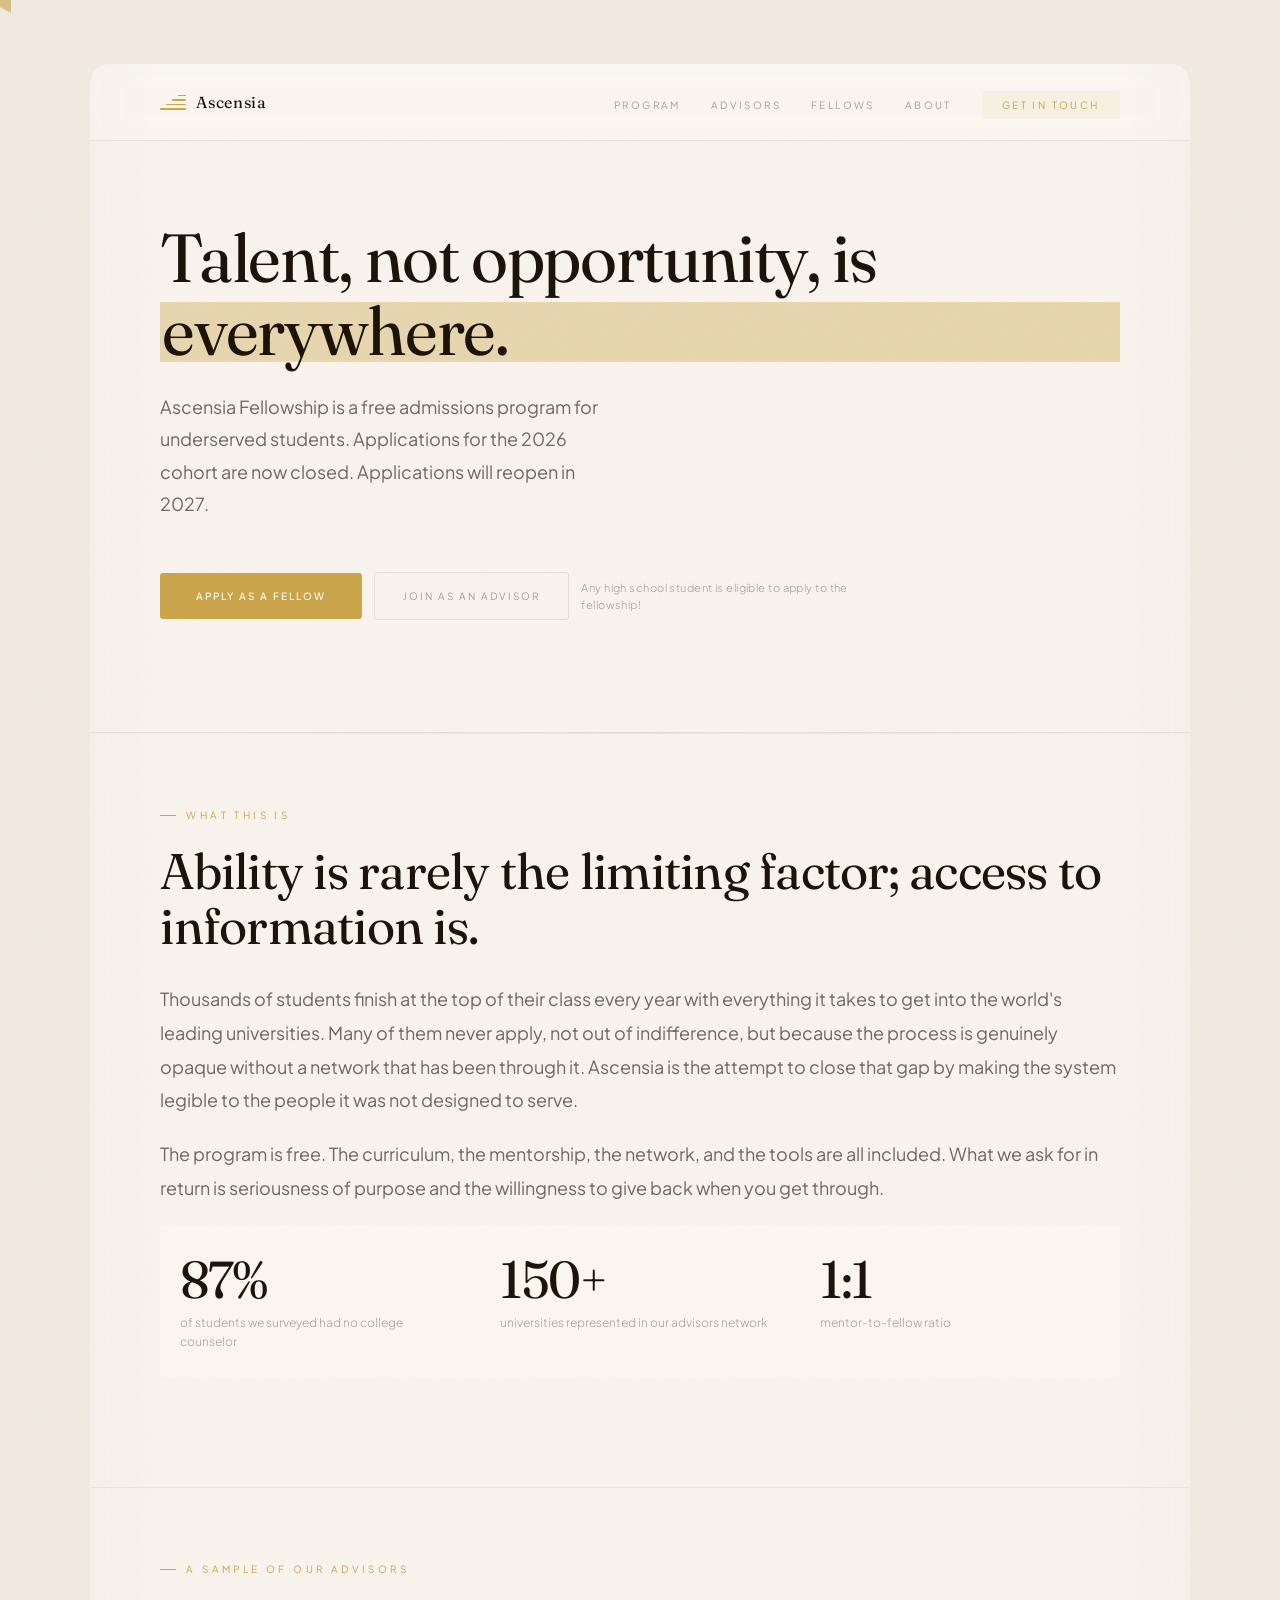
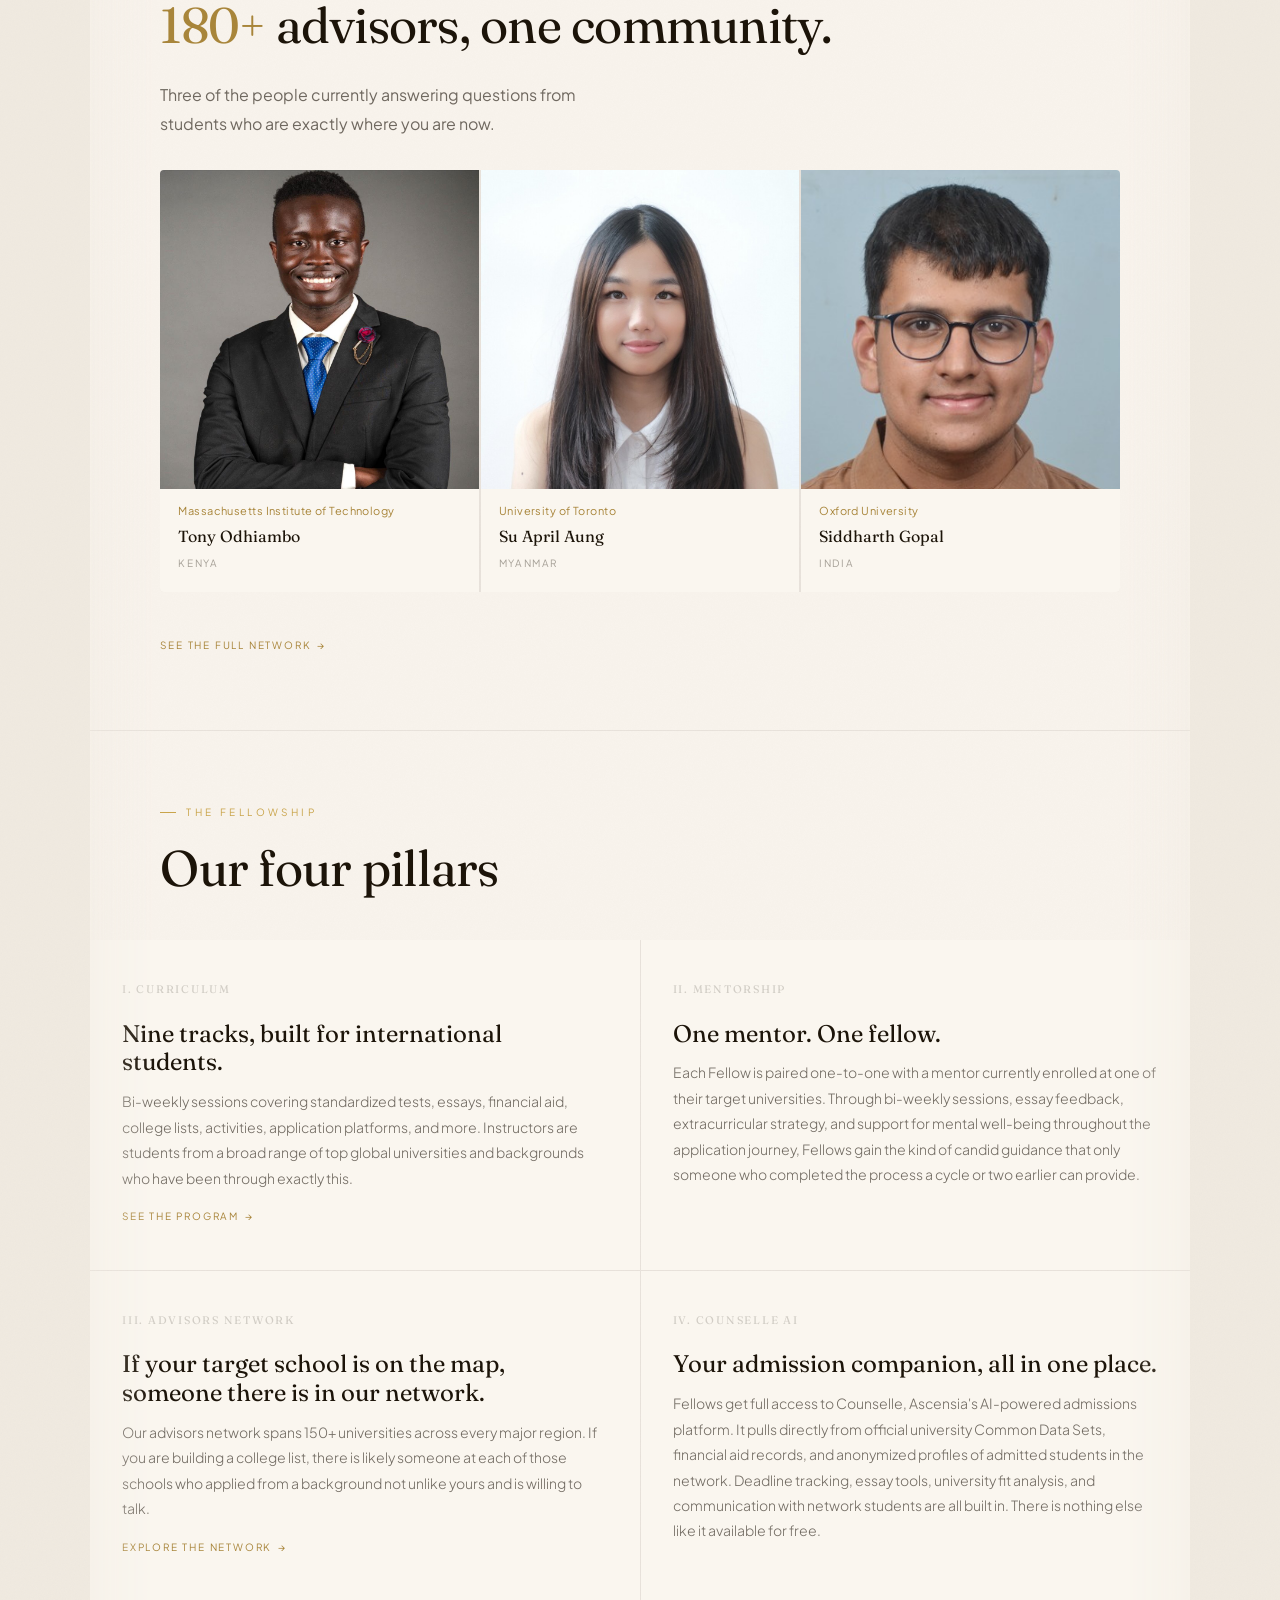
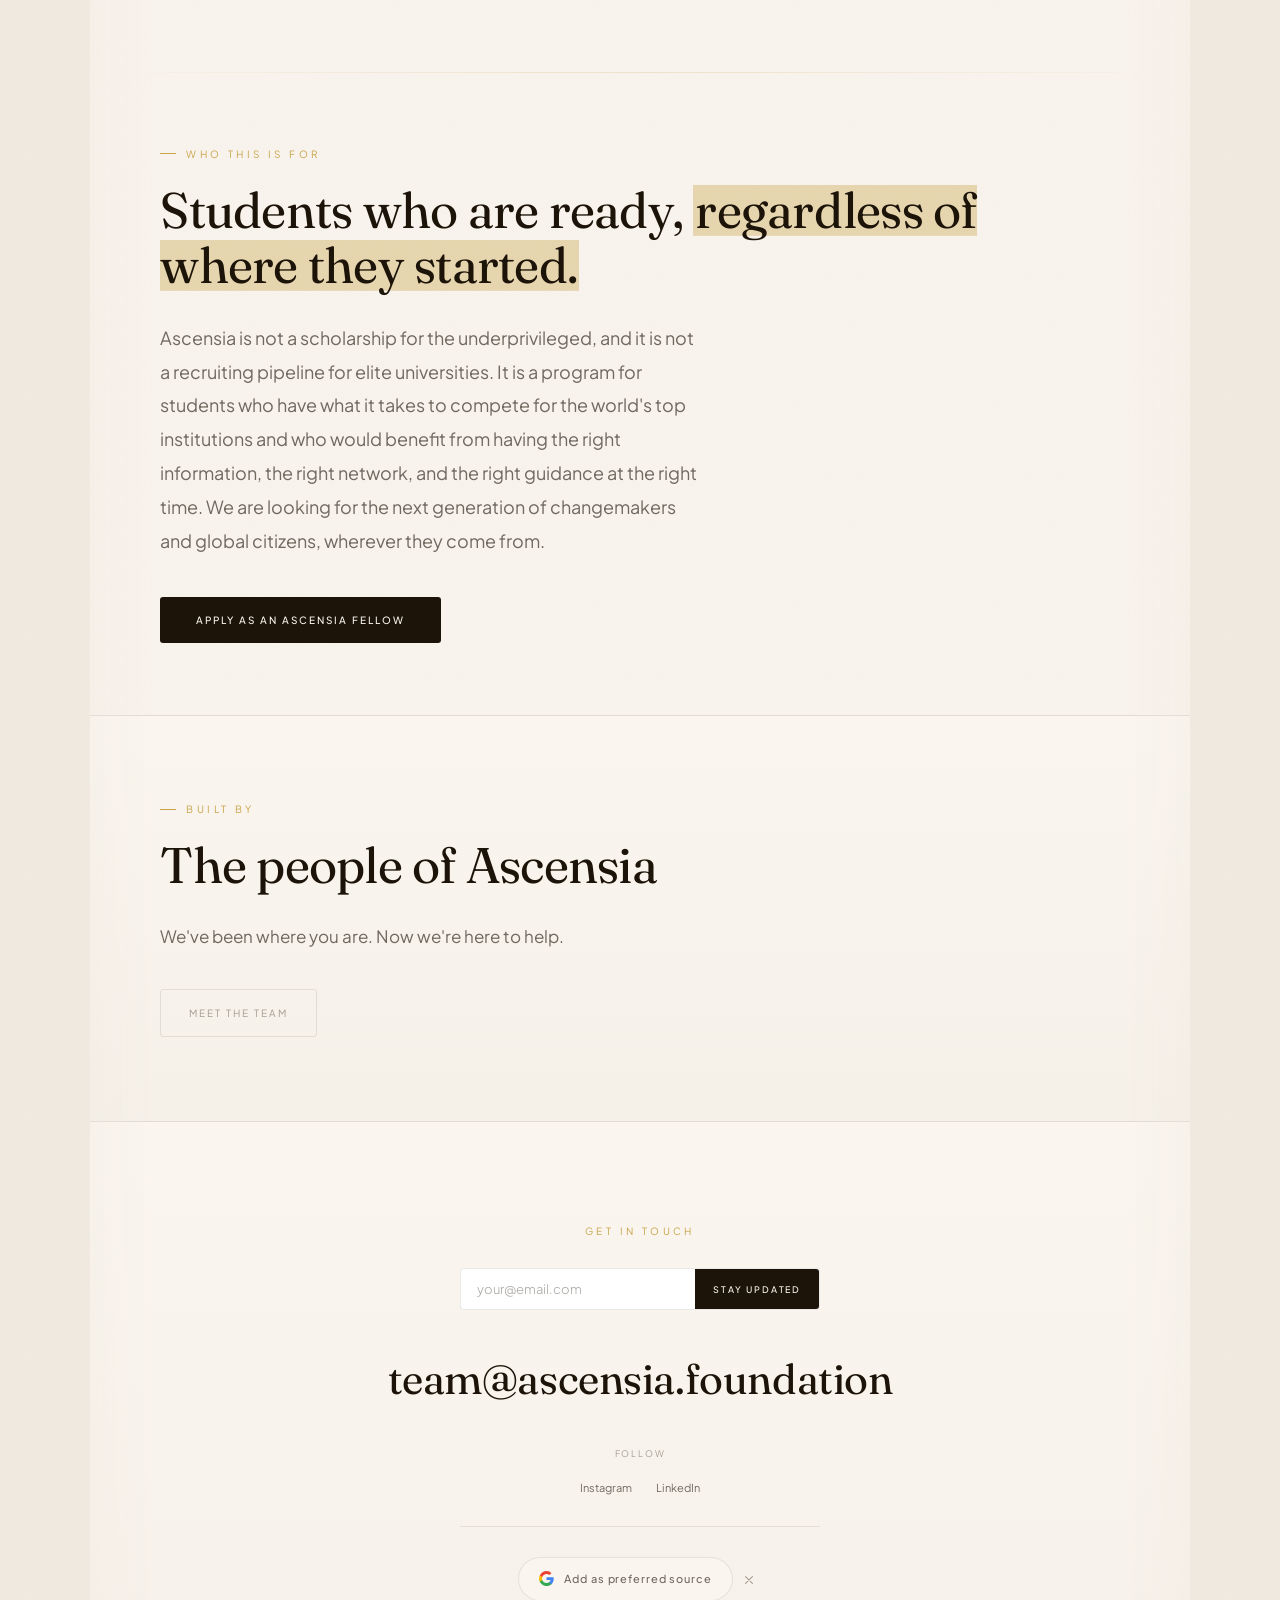
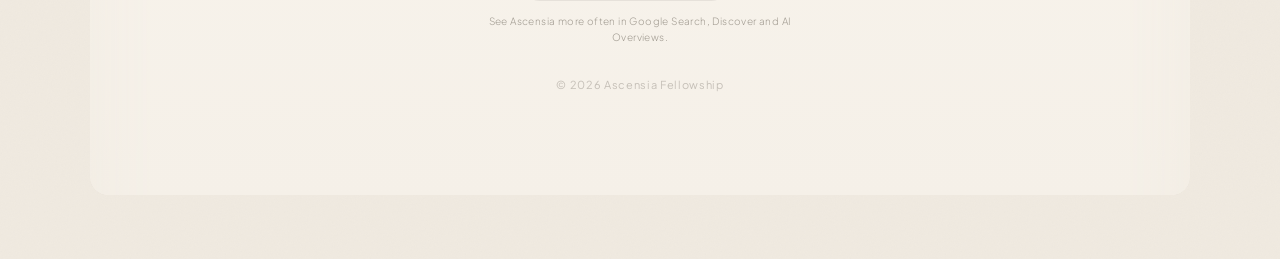
<file: index.html>
<!DOCTYPE html>
<html lang="en">
<head>
<meta charset="UTF-8">
<meta name="viewport" content="width=device-width, initial-scale=1.0">

<!-- Google Search Console ownership. Do not remove: deleting this un-verifies
     the property and cuts off Search Console data. -->
<meta name="google-site-verification" content="378ytNl3jVOlxtnFgHeUkRWf8Q6cCGcr2xjMFfZRVMU" />

<title>Ascensia Fellowship | Free University Admissions Mentorship</title>
<link rel="canonical" href="https://ascensia.foundation/">
<meta name="description" content="Ascensia Fellowship is a free admissions program pairing underserved students worldwide with mentors at top universities. 2026 applications closed; reopening 2027.">

<!-- Open Graph -->
<meta property="og:type" content="website">
<meta property="og:site_name" content="Ascensia Fellowship">
<meta property="og:locale" content="en_US">
<meta property="og:url" content="https://ascensia.foundation/">
<meta property="og:title" content="Ascensia Fellowship | Free University Admissions Mentorship">
<meta property="og:description" content="Ascensia Fellowship is a free admissions program pairing underserved students worldwide with mentors at top universities. 2026 applications closed; reopening 2027.">
<meta property="og:image" content="https://ascensia.foundation/images/og-one.png">
<meta property="og:image:alt" content="Ascensia Fellowship">

<!-- Twitter -->
<meta name="twitter:card" content="summary_large_image">
<meta name="twitter:title" content="Ascensia Fellowship | Free University Admissions Mentorship">
<meta name="twitter:description" content="Ascensia Fellowship is a free admissions program pairing underserved students worldwide with mentors at top universities. 2026 applications closed; reopening 2027.">
<meta name="twitter:image" content="https://ascensia.foundation/images/og-one.png">

<link rel="icon" type="image/png" href="/favicon.png">
<link rel="preconnect" href="https://fonts.googleapis.com">
<link rel="preconnect" href="https://fonts.gstatic.com" crossorigin>
<link href="https://fonts.googleapis.com/css2?family=Fraunces:ital,opsz,wght@0,9..144,300;0,9..144,400;0,9..144,600;1,9..144,400&family=Plus+Jakarta+Sans:wght@300;400;500&display=swap" rel="stylesheet">
<link rel="stylesheet" href="css/tokens.css">
<link rel="stylesheet" href="css/nav.css">
<link rel="stylesheet" href="css/animations.css">
<link rel="stylesheet" href="css/main.css">
<link rel="stylesheet" href="css/svg-decorations.css">
<style>
/* ── INDEX-SPECIFIC ── */

.hero{padding:80px var(--sheet-pad) 72px;border-bottom:var(--rule);position:relative;overflow:hidden;}
.hero-tag{
  font-family:var(--sans);font-size:10px;font-weight:400;
  letter-spacing:.36em;text-transform:uppercase;color:rgba(28,20,9,.32);
  margin-bottom:44px;opacity:0;animation:fadeUp .7s .2s both;
}
.hero h1{
  font-family:var(--serif);
  font-size:clamp(38px,6vw,68px);font-weight:400;
  line-height:1.07;letter-spacing:-.02em;color:var(--ink);
  margin-bottom:24px;
}
.hero-sub{
  font-size:18px;font-weight:400;line-height:1.8;
  color:var(--ink-2);max-width:460px;margin-bottom:52px;
  opacity:0;animation:fadeUp .8s .9s both;
}

/* cta row */
.hero-ctas{
  display:flex;flex-wrap:wrap;gap:12px;align-items:center;
  opacity:0;animation:fadeUp .8s 1.1s both;
  margin-bottom:40px;
}
.btn-gold{
  background:var(--gold);color:#fff;
  font-family:var(--sans);font-size:10px;font-weight:500;
  letter-spacing:.2em;text-transform:uppercase;
  padding:14px 36px;border-radius:3px;
  transition:transform .3s var(--ease),box-shadow .3s,background .2s;
  display:inline-block;
  cursor:none !important;
}
.btn-gold:hover{transform:translateY(-2px);box-shadow:0 8px 24px rgba(201,164,74,.35);background:#b8922e;cursor:none !important;}
.btn-ghost{
  background:transparent;color:var(--ink-3);
  font-family:var(--sans);font-size:10px;font-weight:400;
  letter-spacing:.2em;text-transform:uppercase;
  padding:14px 28px;border-radius:3px;
  border:var(--rule);transition:color .2s,background .2s;
  display:inline-block;
  cursor:none !important;
}
.btn-ghost:hover{color:var(--ink);background:var(--ink-faint);cursor:none !important;}

/* mailing list */
.mailing-row{opacity:0;animation:fadeUp .8s 1.25s both;display:flex;align-items:center;gap:16px;flex-wrap:wrap;}
.mailing-form{
  display:flex;max-width:360px;
  border:var(--rule);border-radius:4px;overflow:hidden;
  background:#fff;transition:border-color .2s,box-shadow .2s;
}
.mailing-form:focus-within{border-color:var(--gold);box-shadow:0 0 0 3px var(--gold-faint);}
.mailing-form input{
  flex:1;padding:12px 16px;
  font-family:var(--sans);font-size:13px;font-weight:300;
  color:var(--ink);background:transparent;border:none;outline:none;
}
.mailing-form input::placeholder{color:var(--ink-3);}
.mailing-form button{
  padding:12px 18px;
  font-family:var(--sans);font-size:9px;font-weight:500;
  letter-spacing:.2em;text-transform:uppercase;
  color:var(--sheet-bg);background:var(--ink);
  border:none;transition:background .2s;white-space:nowrap;
  cursor:none !important;
}
.mailing-form button:hover{background:#2E2210;cursor:none !important;}
.mailing-note{font-family:var(--sans);font-size:11px;font-weight:300;color:var(--ink-3);}
.form-ok{display:none;font-family:var(--sans);font-size:13px;color:var(--rose);padding:12px 0;}

/* about body */
.about-body{
  font-size:18px;font-weight:400;line-height:1.88;
  color:var(--ink-2);margin-bottom:20px;
}

/* pillars */
.pillars-grid{
  display:grid;grid-template-columns:1fr 1fr;
  gap:1px;background:rgba(28,20,9,.07);
  margin-top:44px;
}
.pillar-card{
  background:var(--sheet-bg);padding:40px 32px;
  position:relative;overflow:hidden;
  transition:background .3s;
}
.pillar-card:hover{background:var(--sheet-bg-alt);}
.pillar-card::before{
  content:'';position:absolute;top:0;left:0;right:0;height:1.5px;
  background:var(--gold);transform:scaleX(0);transform-origin:left;
  transition:transform .5s var(--ease);
}
.pillar-card:hover::before{transform:scaleX(1);}
.pillar-num{
  font-family:var(--serif);font-size:11px;letter-spacing:.16em;
  text-transform:uppercase;color:rgba(28,20,9,.18);margin-bottom:20px;
}
.pillar-title{
  font-family:var(--serif);font-size:clamp(19px,2.5vw,24px);font-weight:400;
  color:var(--ink);margin-bottom:12px;line-height:1.2;
}
.pillar-body{
  font-family:var(--sans);font-size:14px;font-weight:300;
  line-height:1.82;color:var(--ink-2);
}
.pillar-link{
  display:inline-flex;align-items:center;gap:6px;
  margin-top:16px;font-family:var(--sans);font-size:10px;font-weight:400;
  letter-spacing:.18em;text-transform:uppercase;color:var(--gold-dim);
  transition:gap .2s;
  cursor:none !important;
}
.pillar-link:hover{gap:10px;cursor:none !important;}
.pillar-link::after{content:'→';}

/* advisors strip */
.advisor-strip{
  display:flex;align-items:center;justify-content:space-between;
  padding:36px var(--sheet-pad);background:var(--sheet-bg-alt);
  border-top:var(--rule);border-bottom:var(--rule);
  gap:32px;flex-wrap:wrap;
}
.advisor-strip-stat{display:flex;align-items:baseline;gap:10px;}
.advisor-strip-n{
  font-family:var(--serif);font-size:clamp(36px,5vw,52px);font-weight:400;
  letter-spacing:-.03em;color:var(--ink);
}
.advisor-strip-l{
  font-family:var(--sans);font-size:12px;font-weight:300;
  color:var(--ink-3);max-width:160px;line-height:1.5;
}

/* team teaser */
.team-teaser{
  padding:clamp(56px,7vw,84px) var(--sheet-pad);
  background:linear-gradient(to bottom,var(--sheet-bg),var(--sheet-bg-alt));
  border-top:var(--rule);
  position:relative;overflow:hidden;
}

/* nav scrolled */
.nav.scrolled{border-bottom-color:rgba(201,164,74,.14);}

/* OVERRIDE ALL CURSORS */
a, button, .partner-card, .nav-cta, .person-li, .home-link, .closing-email, 
[role="button"], [type="submit"], .nav-links a, .nav-mobile a, .logo, .nav-logo,
.btn-gold, .btn-ghost, .btn-ink, .pillar-link, .mailing-form button {
  cursor: none !important;
}

a:hover, button:hover, .partner-card:hover, .nav-cta:hover, .person-li:hover, 
.home-link:hover, .closing-email:hover, .nav-links a:hover, .nav-mobile a:hover,
.logo:hover, .nav-logo:hover, .btn-gold:hover, .btn-ghost:hover, .btn-ink:hover,
.pillar-link:hover, .mailing-form button:hover {
  cursor: none !important;
}

@media(max-width:860px){
  .pillars-grid{grid-template-columns:1fr;}
}
@media(max-width:600px){
  .hero-ctas{flex-direction:column;align-items:flex-start;}
  .mailing-row{flex-direction:column;align-items:flex-start;}
  .advisor-strip{flex-direction:column;gap:20px;}
}

</style>

<script type="application/ld+json">
{
  "@context": "https://schema.org",
  "@type": "EducationalOrganization",
  "@id": "https://ascensia.foundation/#organization",
  "name": "Ascensia",
  "alternateName": "Ascensia Fellowship",
  "url": "https://ascensia.foundation",
  "logo": {
    "@type": "ImageObject",
    "url": "https://ascensia.foundation/favicon.png"
  },
  "image": "https://ascensia.foundation/images/og-one.png",
  "email": "team@ascensia.foundation",
  "foundingDate": "2026",
  "nonprofitStatus": "Nonprofit501c3",
  "description": "Ascensia Fellowship is a free global admissions mentorship and curriculum program for underserved high school students applying to top universities worldwide.",
  "slogan": "Free admissions preparation for students ready for the world's top universities.",
  "areaServed": {
    "@type": "Place",
    "name": "Worldwide"
  },
  "knowsAbout": [
    "University admissions",
    "College application essays",
    "Standardized testing",
    "Financial aid and scholarships",
    "International student admissions"
  ],
  "sameAs": [
    "https://www.instagram.com/ascensia.foundation/",
    "https://www.linkedin.com/company/ascensia-fellowship"
  ]
}
</script>
<script type="application/ld+json">
{
  "@context": "https://schema.org",
  "@type": "WebSite",
  "name": "Ascensia",
  "alternateName": "Ascensia Fellowship",
  "url": "https://ascensia.foundation"
}
</script>
<script type="application/ld+json">
{
  "@context": "https://schema.org",
  "@type": "SiteNavigationElement",
  "name": ["Program", "Advisors", "Fellows", "About"],
  "url": [
    "https://ascensia.foundation/program.html",
    "https://ascensia.foundation/advisors.html",
    "https://ascensia.foundation/fellows.html",
    "https://ascensia.foundation/about.html"
  ]
}
</script>

</head>
<body>
<div id="cur"></div>
<div id="cur-r"></div>

<div class="page-wrap">
  <div class="blob blob-1"></div>
  <div class="blob blob-2"></div>

  <div class="sheet">
    <nav class="nav">
      <a href="index.html" class="nav-logo">
        <div class="nav-logo-mark"><span></span><span></span><span></span><span></span></div>
        Ascensia
      </a>
      <ul class="nav-links">
        <li><a href="program.html">Program</a></li>
        <li><a href="advisors.html">Advisors</a></li>
        <li><a href="fellows.html">Fellows</a></li>
        <li><a href="about.html">About</a></li>
        <li><a href="mailto:team@ascensia.foundation" class="nav-cta">Get in touch</a></li>
      </ul>
      <button class="nav-burger" aria-label="Menu"><span></span><span></span><span></span></button>
    </nav>

    <main id="main">

    <!-- HERO -->
    <section class="hero">
      <h1>
        <span class="hero-line"><span>Talent, not opportunity, is <span class="mk">everywhere.</span></span>
      </h1>

      <p class="hero-sub">
        Ascensia Fellowship is a free admissions program for underserved students. Applications for the 2026 cohort are now closed. Applications will reopen in 2027.
      </p>

      <div class="hero-ctas">
        <a href="https://docs.google.com/forms/d/e/1FAIpQLSfr8SFoyS2i_I8z2vsLQq4CiEXCLO1sGfCweQ2VDV7r_1DvnQ/viewform?usp=dialog" target="_blank" rel="noopener" class="btn btn-gold">Apply as a Fellow</a>
        <a href="https://docs.google.com/forms/d/e/1FAIpQLSe6an1vcI3hjAZ9hcbgjpGjMaTWMrW21mW-fLBkoUYQS_Ppuw/viewform?usp=dialog" target="_blank" rel="noopener" class="btn-ghost">Join as an Advisor</a>
        <p style="font-family:var(--sans);font-size:11px;font-weight:300;color:var(--ink-3);letter-spacing:.04em;line-height:1.6;max-width:280px;">Any high school student is eligible to apply to the fellowship!</p>

      </div>

    </section>

    <div class="rule-warm"></div>

    <!-- WHAT THIS IS -->
   <section class="pad" style="position:relative;overflow:hidden;">

  <p class="eyebrow r">What this is</p>
  <h2 class="section-h r r-d1">
    Ability is rarely the limiting factor; access to information is.
  </h2>
  <p class="about-body r r-d2">
    Thousands of students finish at the top of their class every year with everything it takes to get into the world's leading universities. Many of them never apply, not out of indifference, but because the process is genuinely opaque without a network that has been through it. Ascensia is the attempt to close that gap by making the system legible to the people it was not designed to serve.
  </p>
  <p class="about-body r r-d3">
    The program is free. The curriculum, the mentorship, the network, and the tools are all included. What we ask for in return is seriousness of purpose and the willingness to give back when you get through.
  </p>



  <div class="stats-row r r-d4" style="margin-top:12px;">
    <div class="stat-cell">
      <div class="stat-n">87%</div>
      <div class="stat-l">of students we surveyed had no college counselor</div>
    </div>
    <div class="stat-cell">
      <div class="stat-n">150+</div>
      <div class="stat-l">universities represented in our advisors network</div>
    </div>
    <div class="stat-cell">
      <div class="stat-n">1:1</div>
      <div class="stat-l">mentor-to-fellow ratio</div>
    </div>
  </div>

</section>

    <div class="rule"></div>

    <!-- ADVISOR STRIP -->
<section class="pad adv-sample" style="position:relative;overflow:hidden;">
  <p class="eyebrow r">A sample of our advisors</p>
  <h2 class="section-h r r-d1"><span class="adv-sample-num">180+</span> advisors, one community.</h2>
  <p class="r r-d2" style="font-size:16px;line-height:1.8;color:var(--ink-2);max-width:480px;margin-bottom:8px;">
    Three of the people currently answering questions from students who are exactly where you are now.
  </p>

  <div class="adv-cards-row r r-d3">
    <div class="adv-card">
      <div class="adv-card-photo" data-initial="A">
        <img src="images/tony.jpg" alt="" loading="lazy" onerror="this.remove()" style="filter:none;">
      </div>
      <div class="adv-card-uni">Massachusetts Institute of Technology</div>
      <div class="adv-card-info">
        <div class="adv-card-name">Tony Odhiambo</div>
        <div class="adv-card-country">Kenya</div>
      </div>
    </div>
    <div class="adv-card">
      <div class="adv-card-photo" data-initial="B">
        <img src="images/april.jpeg" alt="" loading="lazy" onerror="this.remove()" style="filter:none;">
      </div>
      <div class="adv-card-uni">University of Toronto</div>
      <div class="adv-card-info">
        <div class="adv-card-name">Su April Aung</div>
        <div class="adv-card-country">Myanmar</div>
      </div>
    </div>

    
    
    <div class="adv-card">
      <div class="adv-card-photo" data-initial="C">
        <img src="images/sid.jpeg" alt="" loading="lazy" onerror="this.remove()" style="filter:none;">
      </div>
      <div class="adv-card-uni">Oxford University</div>
      <div class="adv-card-info">
        <div class="adv-card-name">Siddharth Gopal</div>
        <div class="adv-card-country">India</div>
      </div>
    </div>



  </div>

  <div style="margin-top:28px;">
    <a href="advisors.html" class="pillar-link r r-d4">See the full network</a>
  </div>
</section>

    <div class="rule"></div>

    <!-- FOUR PILLARS -->
    <section style="padding:72px 0;position:relative;overflow:hidden;">

      <div style="padding:0 var(--sheet-pad);margin-bottom:40px;">
        <p class="eyebrow r">The Fellowship</p>
        <h2 class="section-h r r-d1">Our four pillars</h2>
      </div>

      <div class="pillars-grid">
        <!-- Pillar 1: Curriculum -->
        <div class="pillar-card r" style="position:relative;overflow:hidden;">
          <div class="pillar-num">i. Curriculum</div>
          <h3 class="pillar-title">Nine tracks, built for international students.</h3>
          <p class="pillar-body">
            Bi-weekly sessions covering standardized tests, essays, financial aid, college lists, activities, application platforms, and more. Instructors are students from a broad range of top global universities and backgrounds who have been through exactly this.
          </p>
          <a href="program.html" class="pillar-link">See the program</a>
        </div>

        <!-- Pillar 2: Mentorship -->
        <div class="pillar-card r r-d1" style="position:relative;overflow:hidden;">
          <div class="pillar-num">ii. Mentorship</div>
          <h3 class="pillar-title">One mentor. One fellow.</h3>
          <p class="pillar-body">
          Each Fellow is paired one-to-one with a mentor currently enrolled at one of their target universities. Through bi-weekly sessions, essay feedback, extracurricular strategy, and support for mental well-being throughout the application journey, Fellows gain the kind of candid guidance that only someone who completed the process a cycle or two earlier can provide.
   
          </p>
        </div>

        <!-- Pillar 3: Advisors -->
        <div class="pillar-card r r-d2" style="position:relative;overflow:hidden;">
          <div class="pillar-num">iii. Advisors network</div>
          <h3 class="pillar-title">If your target school is on the map, someone there is in our network.</h3>
          <p class="pillar-body">
            Our advisors network spans 150+ universities across every major region. If you are building a college list, there is likely someone at each of those schools who applied from a background not unlike yours and is willing to talk.
          </p>
          <a href="advisors.html" class="pillar-link">Explore the network</a>
        </div>

        <!-- Pillar 4: Counselle -->
        <div class="pillar-card r r-d3" style="position:relative;overflow:hidden;">
          <div class="pillar-num">iv. Counselle AI</div>
          <h3 class="pillar-title">Your admission companion, all in one place.</h3>
          <p class="pillar-body">
            Fellows get full access to Counselle, Ascensia's AI-powered admissions platform. It pulls directly from official university Common Data Sets, financial aid records, and anonymized profiles of admitted students in the network. Deadline tracking, essay tools, university fit analysis, and communication with network students are all built in. There is nothing else like it available for free.
          </p>
        </div>
      </div>
    </section>

    <div class="rule-warm"></div>

    <!-- WHO WE'RE LOOKING FOR -->
    <section class="pad" style="position:relative;overflow:hidden;">

      <p class="eyebrow r">Who this is for</p>
      <h2 class="section-h r r-d1">Students who are ready, <span class="mk">regardless of where they started.</span></h2>
      <p class="about-body r r-d2" style="max-width:540px;">
        Ascensia is not a scholarship for the underprivileged, and it is not a recruiting pipeline for elite universities. It is a program for students who have what it takes to compete for the world's top institutions and who would benefit from having the right information, the right network, and the right guidance at the right time. We are looking for the next generation of changemakers and global citizens, wherever they come from.
      </p>
      <p class="about-body r r-d3" style="max-width:540px;font-style:italic;color:var(--ink-3);font-size:16px;border-left:2px solid var(--gold-wash);padding-left:20px;margin-top:28px;">

      </p>
      <div style="margin-top:40px;" class="r r-d4">
        <a href="https://docs.google.com/forms/d/e/1FAIpQLSfr8SFoyS2i_I8z2vsLQq4CiEXCLO1sGfCweQ2VDV7r_1DvnQ/viewform?usp=dialog" target="_blank" rel="noopener" class="btn btn-ink">Apply as an Ascensia Fellow</a>
      </div>
    </section>

    <!-- TEAM TEASER -->
    
<section class="team-teaser">
  <p class="eyebrow r">Built by</p>
  <h2 class="section-h r r-d1" style="max-width:560px;">
    The people of Ascensia
  </h2>
  
    <p class="r r-d2" style="font-size:17px;line-height:1.88;color:var(--ink-2);max-width:500px;margin-bottom:36px;">
    We've been where you are. Now we're here to help.
  </p>
  <div style="margin-top:32px;">
    <a href="about.html" class="btn-ghost r r-d3">Meet the team</a>
  </div>
</section>

    <!-- CLOSING -->
<!-- CLOSING -->
    </main>

<section class="closing">
  <p class="closing-label">Get in touch</p>

  <!-- Email signup -->
  <div style="max-width:360px;margin:0 auto 32px;">
    <form class="mailing-form" action="https://formsubmit.co/team@ascensia.foundation" method="POST" onsubmit="doSignup(event)" style="max-width:100%;">
      <input type="email" name="email" placeholder="your@email.com" required style="flex:1;padding:12px 16px;font-family:var(--sans);font-size:13px;font-weight:300;color:var(--ink);background:transparent;border:none;outline:none;">
      <button type="submit" style="padding:12px 18px;font-family:var(--sans);font-size:9px;font-weight:500;letter-spacing:.2em;text-transform:uppercase;color:var(--sheet-bg);background:var(--ink);border:none;transition:background .2s;white-space:nowrap;cursor:none !important;">Stay updated</button>
      <input type="hidden" name="_captcha" value="false">
      <input type="hidden" name="_subject" value="New Subscriber!">
    </form>
    <p id="ok-closing" class="form-ok" style="text-align:center;">Got it. We'll be in touch.</p>
  </div>

  <a href="mailto:team@ascensia.foundation" class="closing-email r">team@ascensia.foundation</a>

  <!-- Social media links -->
  <div style="margin-top:28px;margin-bottom:28px;">
    <p style="font-family:var(--sans);font-size:9px;letter-spacing:.2em;text-transform:uppercase;color:var(--ink-3);margin-bottom:16px;">Follow</p>
    <div style="display:flex;justify-content:center;gap:24px;">
      <a href="https://www.instagram.com/ascensia.foundation/" target="_blank" rel="noopener" style="font-family:var(--sans);font-size:11px;color:var(--ink-2);text-decoration:none;transition:color .2s;cursor:none;" onmouseover="this.style.color='var(--gold)'" onmouseout="this.style.color='var(--ink-2)'">Instagram</a>
      <a href="https://www.linkedin.com/company/ascensia-fellowship" target="_blank" rel="noopener" style="font-family:var(--sans);font-size:11px;color:var(--ink-2);text-decoration:none;transition:color .2s;cursor:none;" onmouseover="this.style.color='var(--gold)'" onmouseout="this.style.color='var(--ink-2)'">LinkedIn</a>
    </div>
  </div>



  <!-- Google Preferred Source -->
  <div class="pref-source">
    <a class="pref-source-btn"
       href="https://www.google.com/preferences/source?q=ascensia.foundation"
       target="_blank" rel="noopener"
       aria-label="Add as preferred source: Ascensia in Google Search">
      <svg class="pref-source-g" viewBox="0 0 24 24" aria-hidden="true" focusable="false">
        <path fill="#4285F4" d="M23.49 12.27c0-.79-.07-1.54-.19-2.27H12v4.51h6.47a5.54 5.54 0 0 1-2.4 3.58v3h3.86c2.26-2.09 3.56-5.17 3.56-8.82z"/>
        <path fill="#34A853" d="M12 24c3.24 0 5.95-1.08 7.93-2.91l-3.86-3c-1.08.72-2.45 1.16-4.07 1.16-3.13 0-5.78-2.11-6.73-4.96H1.29v3.09A11.99 11.99 0 0 0 12 24z"/>
        <path fill="#FBBC05" d="M5.27 14.29c-.25-.72-.38-1.49-.38-2.29s.14-1.57.38-2.29V6.62H1.29A11.99 11.99 0 0 0 0 12c0 1.94.46 3.77 1.29 5.38l3.98-3.09z"/>
        <path fill="#EA4335" d="M12 4.75c1.77 0 3.35.61 4.6 1.8l3.42-3.42C17.95 1.19 15.24 0 12 0 7.7 0 3.99 2.47 1.29 6.62l3.98 3.09C6.22 6.86 8.87 4.75 12 4.75z"/>
      </svg>
      <span>Add as preferred source</span>
    </a>
      <button type="button" class="pref-source-close" aria-label="Dismiss this suggestion">
        <svg viewBox="0 0 14 14" aria-hidden="true" focusable="false">
          <path d="M3 3l8 8M11 3l-8 8" stroke="currentColor" stroke-width="1.3" stroke-linecap="round" fill="none"/>
        </svg>
      </button>

    <p class="pref-source-note">See Ascensia more often in Google Search, Discover and AI Overviews.</p>
  </div>

  <p class="closing-copy">&copy; 2026 Ascensia Fellowship</p>
</section>

  </div>
</div>

<div class="nav-mobile">
  <a href="program.html">Program</a>
  <a href="advisors.html">Advisors</a>
  <a href="fellows.html">Fellows</a>
  <a href="about.html">About</a>
  <a href="mailto:team@ascensia.foundation">Contact</a>
</div>

<script src="js/pixel-trail.js"></script>
<script src="js/cursor.js"></script>
<script src="js/scroll.js"></script>
<script>
function doSignup(e){
  e.preventDefault();
  const form = e.target;
  const data = new FormData(form);
  const successMsg = document.getElementById('ok-closing');

  fetch(form.action, {
    method: 'POST',
    body: data,
    headers: { 'Accept': 'application/json' }
  })
  .then(r => {
    if (r.ok) {
      form.style.display = 'none';
      successMsg.style.display = 'block';
    } else {
      successMsg.textContent = 'Something went wrong. Please try again.';
      successMsg.style.display = 'block';
    }
  })
  .catch(() => {
    successMsg.textContent = 'Network error. Please check your connection.';
    successMsg.style.display = 'block';
  });
}
</script>
<script src="js/preferred-source.js"></script>
</body>
</html>
</file>
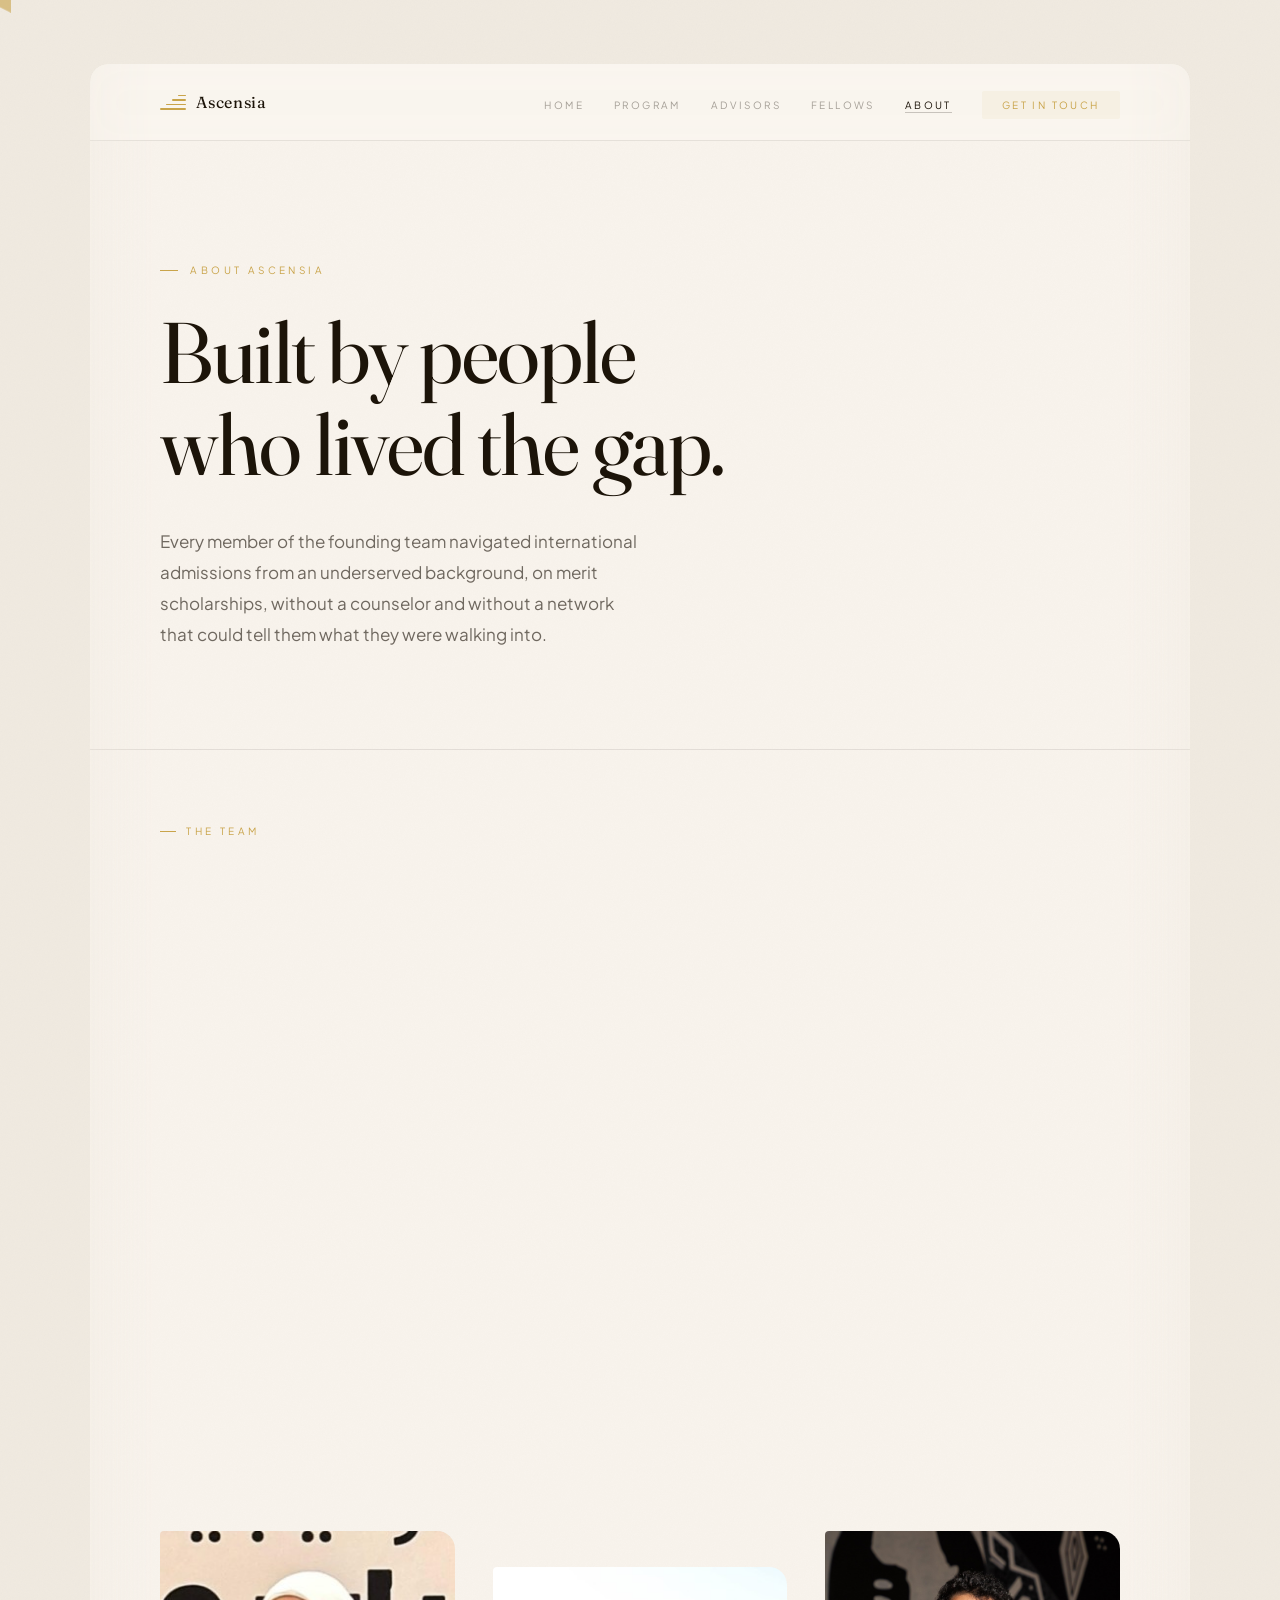
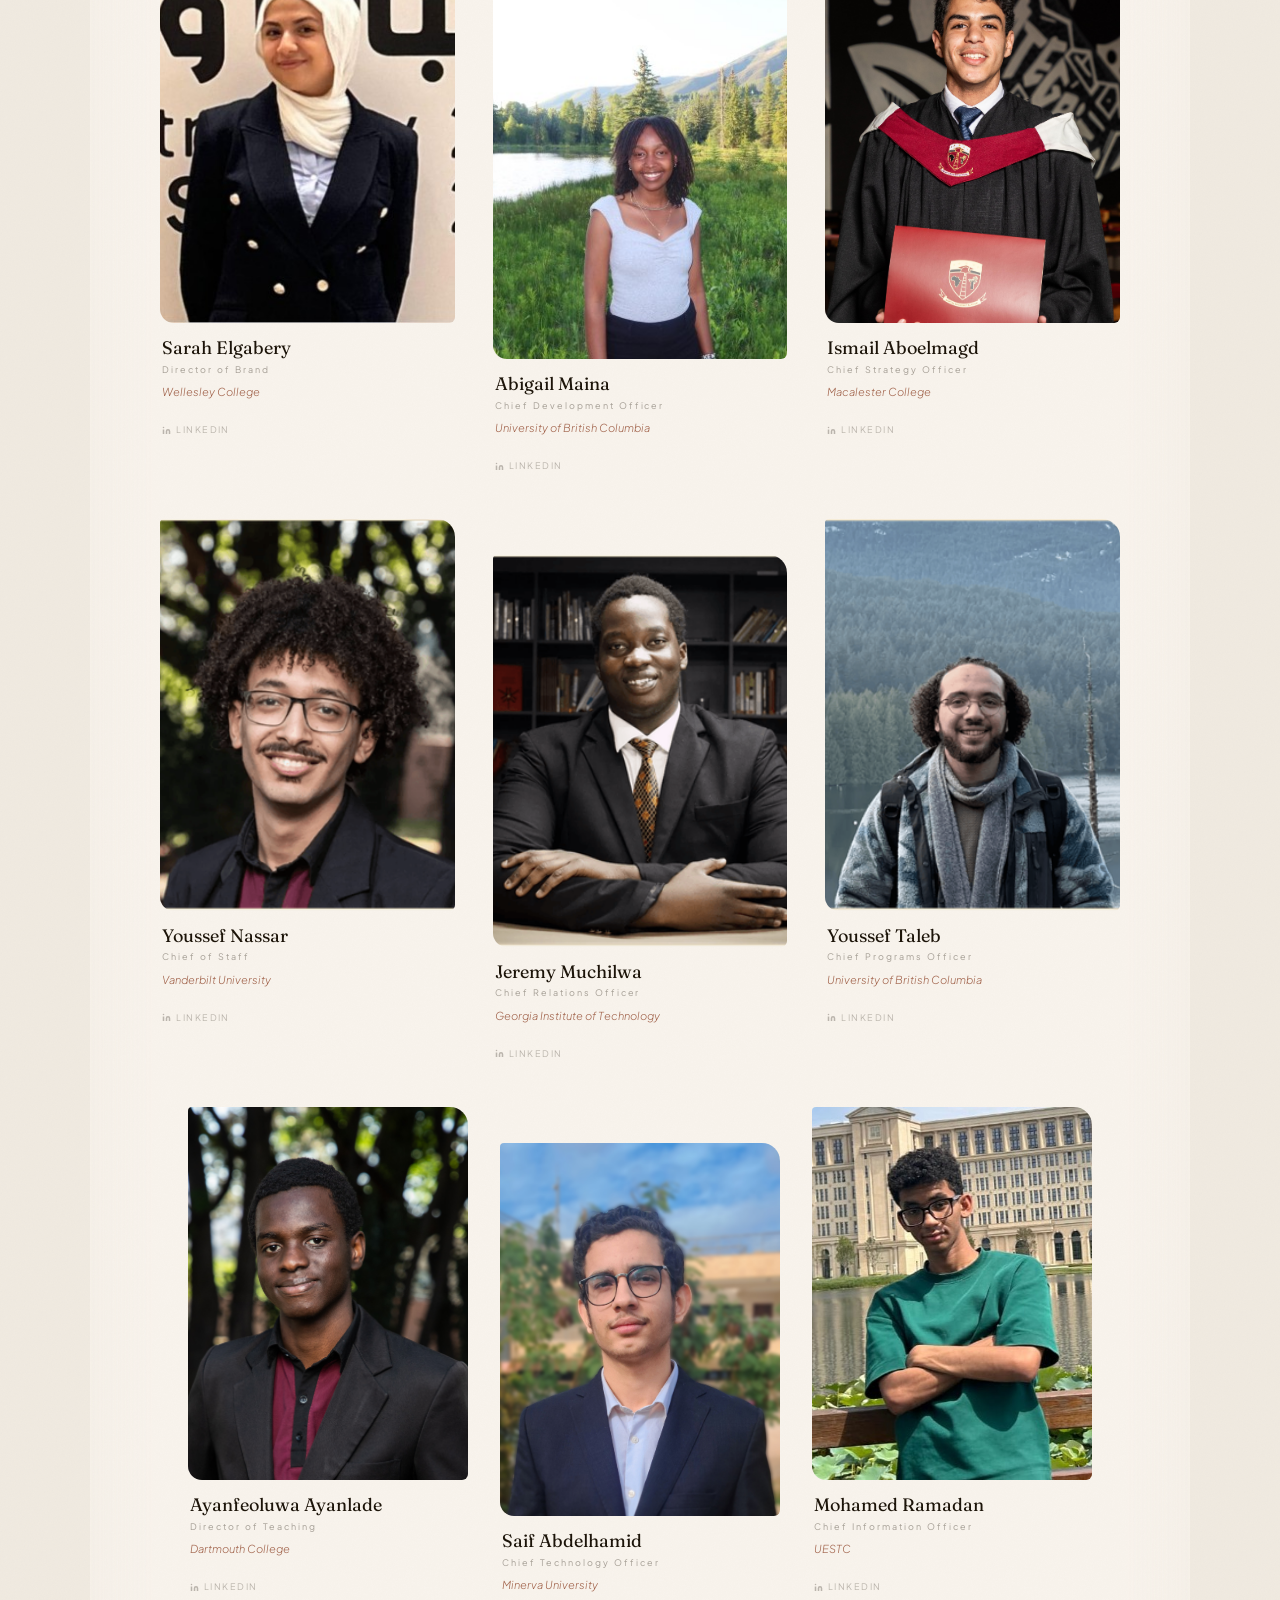
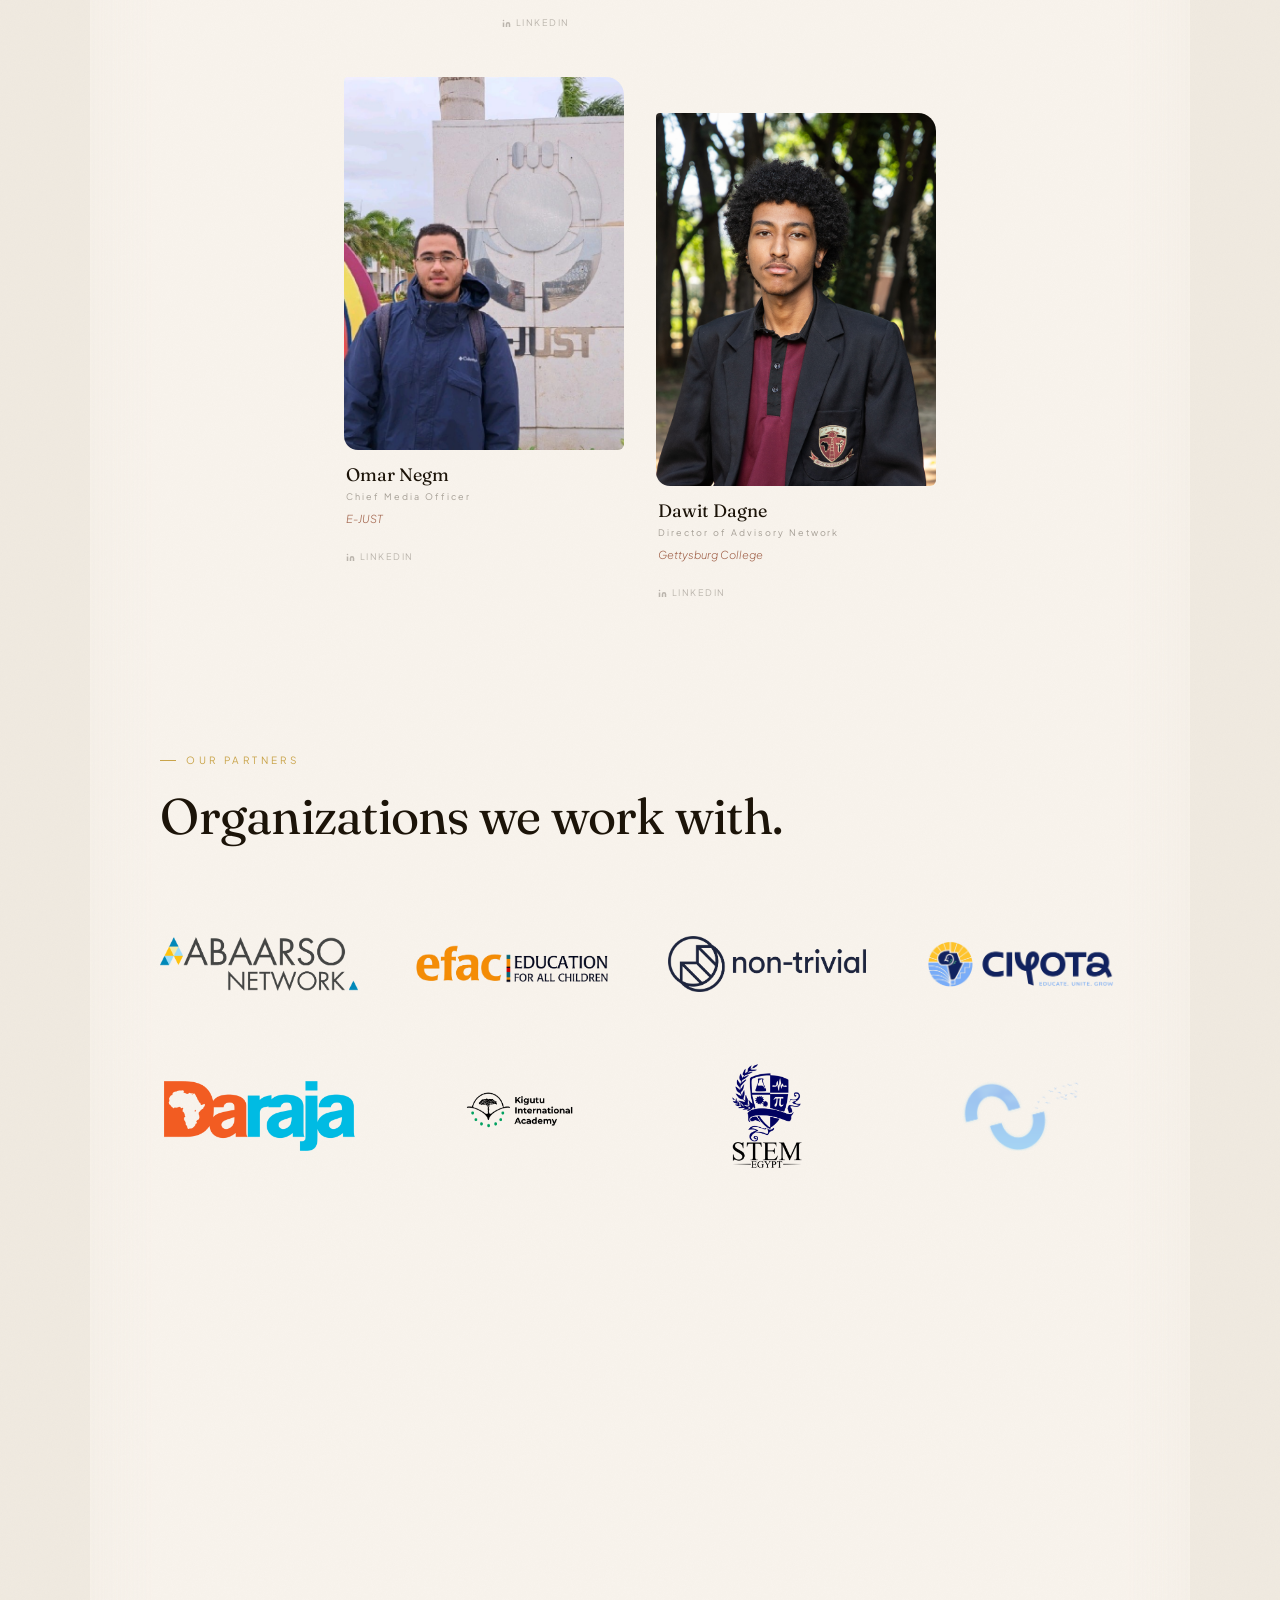
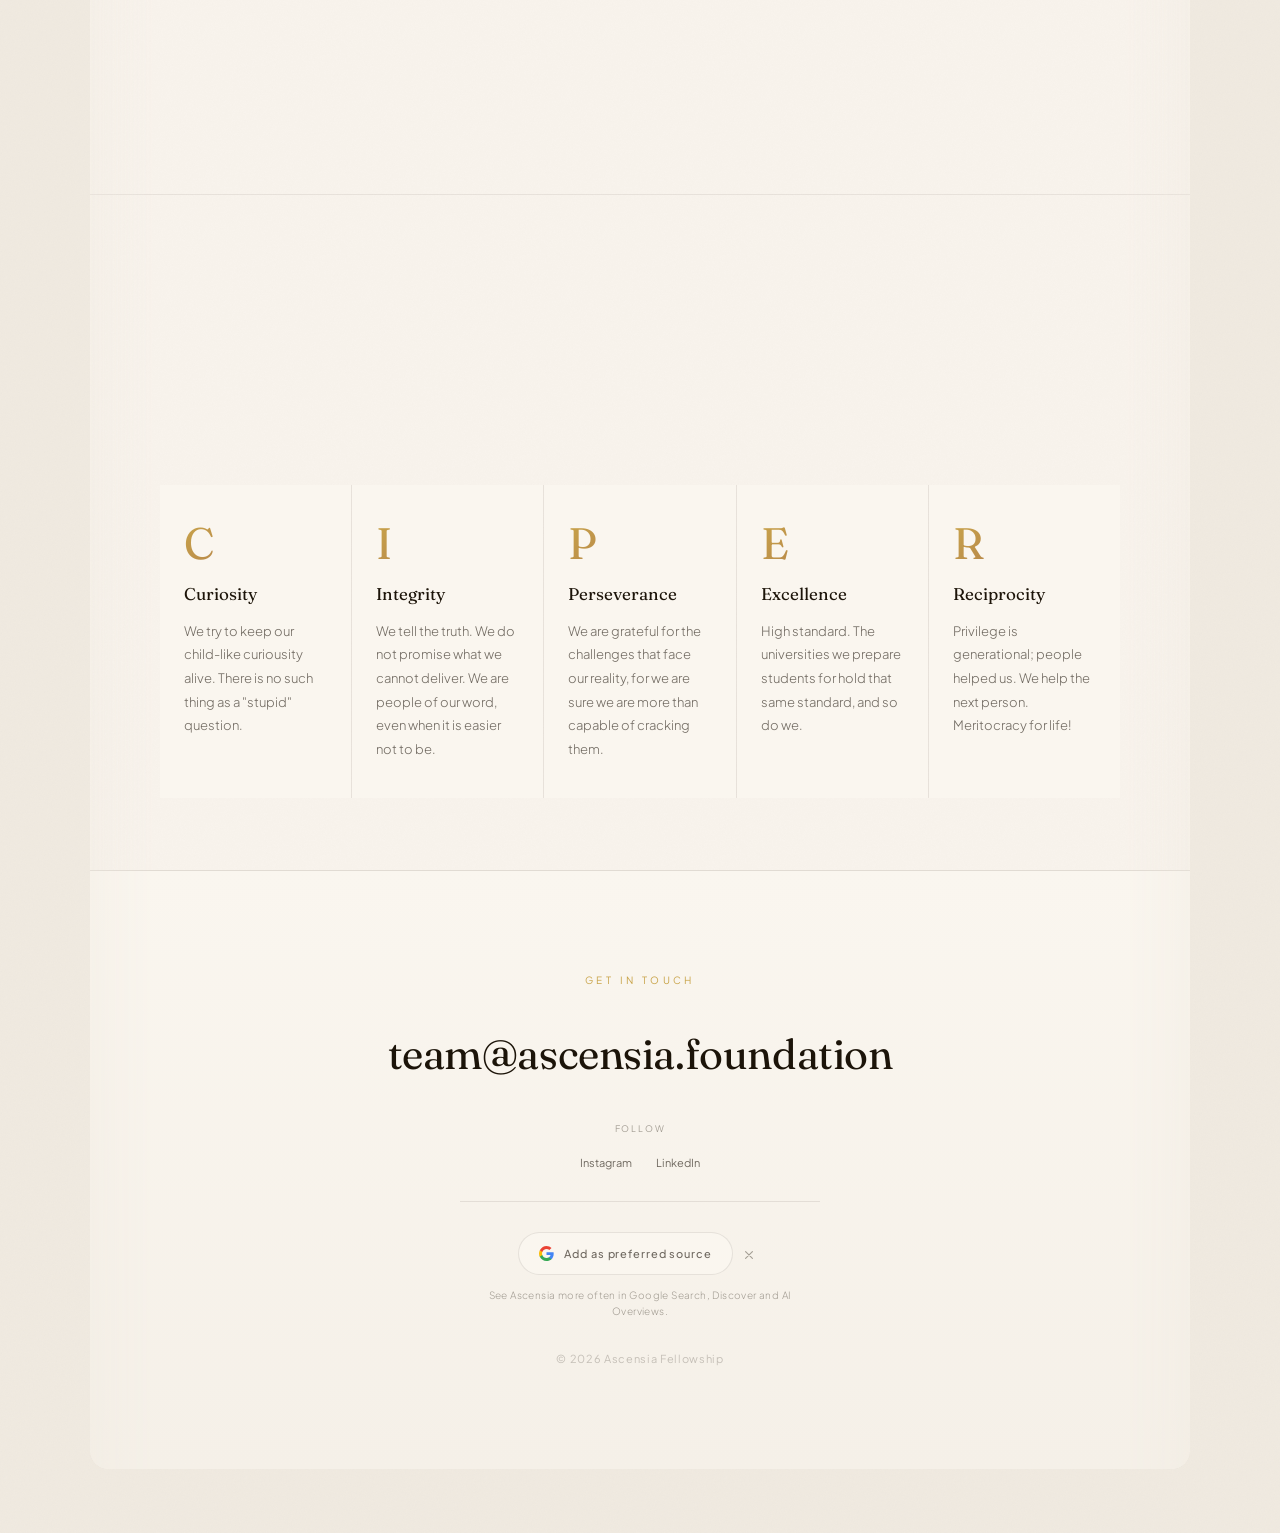
<file: about.html>
<!DOCTYPE html>
<html lang="en">
<head>
<meta charset="UTF-8">
<meta name="viewport" content="width=device-width, initial-scale=1.0">
<title>About Ascensia | Our Mission and Team</title>
<link rel="canonical" href="https://ascensia.foundation/about.html">
<meta name="description" content="Ascensia is a free admissions preparation program for students ready for the world's top universities. Meet the people and the mission behind the Fellowship.">

<!-- Open Graph -->
<meta property="og:type" content="website">
<meta property="og:site_name" content="Ascensia Fellowship">
<meta property="og:locale" content="en_US">
<meta property="og:url" content="https://ascensia.foundation/about.html">
<meta property="og:title" content="About Ascensia | Our Mission and Team">
<meta property="og:description" content="Ascensia is a free admissions preparation program for students ready for the world's top universities. Meet the people and the mission behind the Fellowship.">
<meta property="og:image" content="https://ascensia.foundation/images/og-one.png">
<meta property="og:image:alt" content="Ascensia Fellowship">

<!-- Twitter -->
<meta name="twitter:card" content="summary_large_image">
<meta name="twitter:title" content="About Ascensia | Our Mission and Team">
<meta name="twitter:description" content="Ascensia is a free admissions preparation program for students ready for the world's top universities. Meet the people and the mission behind the Fellowship.">
<meta name="twitter:image" content="https://ascensia.foundation/images/og-one.png">
<link rel="icon" type="image/png" href="/favicon.png">
<link rel="preconnect" href="https://fonts.googleapis.com">
<link rel="preconnect" href="https://fonts.gstatic.com" crossorigin>
<link href="https://fonts.googleapis.com/css2?family=Fraunces:ital,opsz,wght@0,9..144,300;0,9..144,400;0,9..144,600;1,9..144,400&family=Plus+Jakarta+Sans:wght@300;400;500&display=swap" rel="stylesheet">
<link rel="stylesheet" href="css/tokens.css">
<link rel="stylesheet" href="css/nav.css">
<link rel="stylesheet" href="css/animations.css">
<link rel="stylesheet" href="css/main.css">
<link rel="stylesheet" href="css/svg-decorations.css">
<style>
.story-body{
  font-size:18px;font-weight:400;line-height:1.88;
  color:var(--ink-2);margin-bottom:22px;
}
.story-body em{font-style:italic;color:var(--gold-dim);}

.values-grid{
  display:grid;grid-template-columns:repeat(5,1fr);
  gap:1px;background:rgba(28,20,9,.07);
  margin-top:40px;
}
.value-card{
  background:var(--sheet-bg);padding:36px 24px;
  transition:background .3s;
  position:relative;overflow:hidden;
}
.value-card:hover{background:var(--sheet-bg-alt);}
.value-letter{
  font-family:var(--serif);font-size:44px;font-weight:400;
  line-height:1;margin-bottom:14px;
  color:transparent;
  background:linear-gradient(135deg,var(--gold) 0%,var(--rose) 100%);
  -webkit-background-clip:text;background-clip:text;
}
.value-title{
  font-family:var(--serif);font-size:17px;font-weight:400;
  color:var(--ink);margin-bottom:10px;
}
.value-desc{
  font-family:var(--sans);font-size:13px;font-weight:300;
  line-height:1.82;color:var(--ink-2);
}

/* ── PARTNERS UNIFORM WALL ── */
.partners-wall{
  display:grid;
  grid-template-columns:repeat(4, 1fr);
  gap:72px 56px;
  margin-top:60px;
  padding:20px 0;
  align-items:center;
  justify-items:center;
}

.partner-tile{
  display:flex;
  align-items:center;
  justify-content:center;
  width:100%;
  height:80px;
  text-decoration:none;
  cursor:none !important;
}

.partner-tile img{
  max-width:100%;
  max-height:70px;
  width:auto;
  object-fit:contain;
  filter:none;
  transition:transform .3s;
}

/* Force STEM Egypt logo to match the visual weight of others */
.partner-tile img[alt="STEM Egypt"]{
  max-height:90px;
  transform:scale(1.15);
}

.partner-tile:hover img{
  transform:scale(1.06);
}

.partner-tile:hover img[alt="STEM Egypt"]{
  transform:scale(1.22);
}

a.partner-tile:hover{ cursor:none !important; }

/* OVERRIDE ALL CURSORS */
a, button, .partner-tile, .nav-cta, .person-li, .home-link, .closing-email, 
[role="button"], [type="submit"], .nav-links a, .nav-mobile a, .logo, .nav-logo {
  cursor: none !important;
}

a:hover, button:hover, .partner-tile:hover, .nav-cta:hover, .person-li:hover, 
.home-link:hover, .closing-email:hover, .nav-links a:hover, .nav-mobile a:hover,
.logo:hover, .nav-logo:hover {
  cursor: none !important;
}

/* Single person row at bottom */
.people-row-single {
  display: flex;
  justify-content: center;
  grid-column: 1 / -1;
  margin-top: 1px;
}
.people-row-single .person {
  flex: 0 0 280px;
  max-width: 280px;
}

/* Three-person row */
.people-row-three {
  display: flex;
  justify-content: center;
  gap: 32px;
  flex-wrap: wrap;
  grid-column: 1 / -1;
  margin-top: 1px;
}
.people-row-three .person {
  flex: 0 0 280px;
  max-width: 280px;
}

@media(max-width:900px){
  .values-grid{grid-template-columns:repeat(3,1fr);}
  .partners-wall{
    grid-template-columns:repeat(3, 1fr);
    gap:56px 40px;
    margin-top:48px;
  }
  .partner-tile{ height:68px; }
  .partner-tile img{ max-height:60px; }
  .partner-tile img[alt="STEM Egypt"]{ max-height:78px; }
}
@media(max-width:600px){
  .values-grid{grid-template-columns:1fr 1fr;}
  .partners-wall{
    grid-template-columns:repeat(2, 1fr);
    gap:44px 28px;
    margin-top:40px;
  }
  .partner-tile{ height:56px; }
  .partner-tile img{ max-height:50px; }
  .partner-tile img[alt="STEM Egypt"]{ max-height:64px; }
}
/* On mobile every person should flow as one continuous two-column grid.
   The bottom rows are their own flex containers nested inside .people-grid,
   so each one wrapped separately and left a gap at the end of it. Setting
   them to display:contents dissolves the wrappers, letting all 14 cards
   become direct items of .people-grid and run on with no holes.
   The nth-child stagger is also dropped here: inside the old wrappers it
   counted from the wrong parent and pushed single cards out of line. */
@media(max-width:700px){
  .people-row-three,
  .people-row-single {
    display: contents;
  }
  /* these mirror the nth-child selectors in css/main.css so they carry the
     same specificity and win on order — a plain .people-grid .person loses */
  .people-grid .person:nth-child(2n),
  .people-grid .person:nth-child(3n+2),
  .people-grid .person,
  .people-row-three .person,
  .people-row-single .person {
    flex: initial;
    max-width: 100%;
    margin-top: 0;
  }
}
@media(max-width:400px){
  .values-grid{grid-template-columns:1fr;}
  .partner-tile{ height:48px; }
  .partner-tile img{ max-height:42px; }
  .partner-tile img[alt="STEM Egypt"]{ max-height:54px; }
}
</style>

<script type="application/ld+json">
{
  "@context": "https://schema.org",
  "@type": "SiteNavigationElement",
  "name": ["Program", "Advisors", "Fellows", "About"],
  "url": [
    "https://ascensia.foundation/program.html",
    "https://ascensia.foundation/advisors.html",
    "https://ascensia.foundation/fellows.html",
    "https://ascensia.foundation/about.html"
  ]
}
</script>

<script type="application/ld+json">
{
  "@context": "https://schema.org",
  "@type": "BreadcrumbList",
  "itemListElement": [
    {
      "@type": "ListItem",
      "position": 1,
      "name": "Home",
      "item": "https://ascensia.foundation/"
    },
    {
      "@type": "ListItem",
      "position": 2,
      "name": "About",
      "item": "https://ascensia.foundation/about.html"
    }
  ]
}
</script>
<script type="application/ld+json">
{
  "@context": "https://schema.org",
  "@type": "WebPage",
  "@id": "https://ascensia.foundation/about.html",
  "url": "https://ascensia.foundation/about.html",
  "name": "About",
  "description": "The mission, people and origins of Ascensia Fellowship.",
  "isPartOf": {
    "@type": "WebSite",
    "name": "Ascensia Fellowship",
    "url": "https://ascensia.foundation"
  },
  "about": {
    "@id": "https://ascensia.foundation/#organization"
  },
  "inLanguage": "en"
}
</script>
</head>
<body>
<div id="cur"></div>
<div id="cur-r"></div>

<div class="page-wrap">
  <div class="blob blob-1"></div>
  <div class="blob blob-2"></div>

  <div class="sheet">
    <nav class="nav">
      <a href="index.html" class="nav-logo">
        <div class="nav-logo-mark"><span></span><span></span><span></span><span></span></div>
        Ascensia
      </a>
      <ul class="nav-links">
        <li><a href="index.html">Home</a></li>
        <li><a href="program.html">Program</a></li>
        <li><a href="advisors.html">Advisors</a></li>
        <li><a href="fellows.html">Fellows</a></li>
        <li><a href="about.html" class="active">About</a></li>
        <li><a href="mailto:team@ascensia.foundation" class="nav-cta">Get in touch</a></li>
      </ul>
      <button class="nav-burger" aria-label="Menu"><span></span><span></span><span></span></button>
    </nav>

    <main id="main">

    <!-- HERO -->
    <div class="page-hero" style="position:relative;overflow:hidden;">
      <p class="page-hero-label">About Ascensia</p>
      <h1>
        <span class="hero-line"><span>Built by people</span></span>
        <span class="hero-line"><span>who lived the gap.</span></span>
      </h1>
      <p class="page-hero-sub">
        Every member of the founding team navigated international admissions from an underserved background, on merit scholarships, without a counselor and without a network that could tell them what they were walking into.
      </p>
    </div>

<!-- TEAM -->
<section class="pad" id="team">
  <p class="eyebrow r">The team</p>
  <h2 class="section-h r r-d1">Core team.</h2>

  <div class="people-grid">
    <!-- Row 1 -->
    <div class="person r">
      <div class="person-photo"><img src="images/mash.png" alt="Mohamed Moussa" loading="lazy" style="filter:none;"></div>
      <div class="person-info">
        <div class="person-name">Mohamed Moussa</div>
        <div class="person-role">Chief Executive Officer</div>
        <div class="person-univ">UC Berkeley</div>
        <a href="https://linkedin.com/in/mohammedmashhour/" target="_blank" rel="noopener" class="person-li"><svg width="9" height="9" viewBox="0 0 24 24" fill="currentColor"><path d="M16 8a6 6 0 016 6v7h-4v-7a2 2 0 00-4 0v7h-4v-7a6 6 0 016-6zM2 9h4v12H2z"/><circle cx="4" cy="4" r="2"/></svg>LinkedIn</a>
      </div>
    </div>

    <div class="person r r-d2">
      <div class="person-photo"><img src="images/haile.JPG" alt="Haile Adane" loading="lazy" style="filter:none;"></div>
      <div class="person-info">
        <div class="person-name">Haile Adane</div>
        <div class="person-role">Chief Learning Officer</div>
        <div class="person-univ">Massachusetts Institute of Technology (MIT)</div>
        <a href="https://www.linkedin.com/in/hailead/" target="_blank" rel="noopener" class="person-li"><svg width="9" height="9" viewBox="0 0 24 24" fill="currentColor"><path d="M16 8a6 6 0 016 6v7h-4v-7a2 2 0 00-4 0v7h-4v-7a6 6 0 016-6zM2 9h4v12H2z"/><circle cx="4" cy="4" r="2"/></svg>LinkedIn</a>
      </div>
    </div>

    <div class="person r r-d2">
      <div class="person-photo"><img src="images/camila.png" alt="Camila Caruso" loading="lazy" style="filter:none;"></div>
      <div class="person-info">
        <div class="person-name">Camila Caruso</div>
        <div class="person-role">Chief Communications Officer</div>
        <div class="person-univ">Villanova University</div>
        <a href="https://linkedin.com/in/camila-caruso-3951131b0/" target="_blank" rel="noopener" class="person-li"><svg width="9" height="9" viewBox="0 0 24 24" fill="currentColor"><path d="M16 8a6 6 0 016 6v7h-4v-7a2 2 0 00-4 0v7h-4v-7a6 6 0 016-6zM2 9h4v12H2z"/><circle cx="4" cy="4" r="2"/></svg>LinkedIn</a>
      </div>
    </div>

    <!-- Row 2 -->
    <div class="person r r-d1">
      <div class="person-photo"><img src="images/sarah-img.jpg" alt="Sarah Elgabery" loading="lazy" style="filter:none;"></div>
      <div class="person-info">
        <div class="person-name">Sarah Elgabery</div>
        <div class="person-role">Director of Brand</div>
        <div class="person-univ">Wellesley College</div>
        <a href="https://www.linkedin.com/in/sarah-el-gabery-097b42347?originalSubdomain=eg" target="_blank" rel="noopener" class="person-li"><svg width="9" height="9" viewBox="0 0 24 24" fill="currentColor"><path d="M16 8a6 6 0 016 6v7h-4v-7a2 2 0 00-4 0v7h-4v-7a6 6 0 016-6zM2 9h4v12H2z"/><circle cx="4" cy="4" r="2"/></svg>LinkedIn</a>
      </div>
    </div>

    <div class="person r r-d1">
      <div class="person-photo"><img src="images/abigail.jpg" alt="Abigail Maina" loading="lazy" style="filter:none;"></div>
      <div class="person-info">
        <div class="person-name">Abigail Maina</div>
        <div class="person-role">Chief Development Officer</div>
        <div class="person-univ">University of British Columbia</div>
        <a href="https://www.linkedin.com/in/abigail-maina-844979209/" target="_blank" rel="noopener" class="person-li"><svg width="9" height="9" viewBox="0 0 24 24" fill="currentColor"><path d="M16 8a6 6 0 016 6v7h-4v-7a2 2 0 00-4 0v7h-4v-7a6 6 0 016-6zM2 9h4v12H2z"/><circle cx="4" cy="4" r="2"/></svg>LinkedIn</a>
      </div>
    </div>

    <div class="person r r-d1">
      <div class="person-photo"><img src="images/ismail.jpeg" alt="Ismail Aboelmagd" loading="lazy" style="filter:none;"></div>
      <div class="person-info">
        <div class="person-name">Ismail Aboelmagd</div>
        <div class="person-role">Chief Strategy Officer</div>
        <div class="person-univ">Macalester College</div>
        <a href="https://linkedin.com/in/ismailaboelmagd/" target="_blank" rel="noopener" class="person-li"><svg width="9" height="9" viewBox="0 0 24 24" fill="currentColor"><path d="M16 8a6 6 0 016 6v7h-4v-7a2 2 0 00-4 0v7h-4v-7a6 6 0 016-6zM2 9h4v12H2z"/><circle cx="4" cy="4" r="2"/></svg>LinkedIn</a>
      </div>
    </div>

    <!-- Row 3 -->
    <div class="person r r-d1">
      <div class="person-photo"><img src="images/youssef.png" alt="Youssef Nassar" loading="lazy" style="filter:none;"></div>
      <div class="person-info">
        <div class="person-name">Youssef Nassar</div>
        <div class="person-role">Chief of Staff</div>
        <div class="person-univ">Vanderbilt University</div>
        <a href="https://linkedin.com/in/youssef-nassar-50b735233/" target="_blank" rel="noopener" class="person-li"><svg width="9" height="9" viewBox="0 0 24 24" fill="currentColor"><path d="M16 8a6 6 0 016 6v7h-4v-7a2 2 0 00-4 0v7h-4v-7a6 6 0 016-6zM2 9h4v12H2z"/><circle cx="4" cy="4" r="2"/></svg>LinkedIn</a>
      </div>
    </div>

    <div class="person r r-d1">
      <div class="person-photo"><img src="images/jer.png" alt="Jeremy Muchilwa" loading="lazy" style="filter:none;"></div>
      <div class="person-info">
        <div class="person-name">Jeremy Muchilwa</div>
        <div class="person-role">Chief Relations Officer</div>
        <div class="person-univ">Georgia Institute of Technology</div>
        <a href="https://linkedin.com/in/jeremy-muchilwa-109b62213/" target="_blank" rel="noopener" class="person-li"><svg width="9" height="9" viewBox="0 0 24 24" fill="currentColor"><path d="M16 8a6 6 0 016 6v7h-4v-7a2 2 0 00-4 0v7h-4v-7a6 6 0 016-6zM2 9h4v12H2z"/><circle cx="4" cy="4" r="2"/></svg>LinkedIn</a>
      </div>
    </div>

    <div class="person r">
      <div class="person-photo"><img src="images/bassem.png" alt="Youssef Taleb" loading="lazy" style="filter:none;"></div>
      <div class="person-info">
        <div class="person-name">Youssef Taleb</div>
        <div class="person-role">Chief Programs Officer</div>
        <div class="person-univ">University of British Columbia</div>
        <a href="https://linkedin.com/in/yusuftaleb/" target="_blank" rel="noopener" class="person-li"><svg width="9" height="9" viewBox="0 0 24 24" fill="currentColor"><path d="M16 8a6 6 0 016 6v7h-4v-7a2 2 0 00-4 0v7h-4v-7a6 6 0 016-6zM2 9h4v12H2z"/><circle cx="4" cy="4" r="2"/></svg>LinkedIn</a>
      </div>
    </div>

    <!-- Row 4 -->
    <div class="people-row-three r r-d1">
      <div class="person">
        <div class="person-photo"><img src="images/ayanfe-final.jpg" alt="Ayanfe" loading="lazy" style="filter:none;"></div>
        <div class="person-info">
          <div class="person-name">Ayanfeoluwa Ayanlade</div>
          <div class="person-role">Director of Teaching</div>
          <div class="person-univ">Dartmouth College</div>
          <a href="https://www.linkedin.com/in/ayanfeoluwa-ayanlade-4455a328a/" target="_blank" rel="noopener" class="person-li"><svg width="9" height="9" viewBox="0 0 24 24" fill="currentColor"><path d="M16 8a6 6 0 016 6v7h-4v-7a2 2 0 00-4 0v7h-4v-7a6 6 0 016-6zM2 9h4v12H2z"/><circle cx="4" cy="4" r="2"/></svg>LinkedIn</a>
        </div>
      </div>
      <div class="person">
        <div class="person-photo"><img src="images/saif.jpg" alt="Saif Abdelhamid" loading="lazy" style="filter:none;"></div>
        <div class="person-info">
          <div class="person-name">Saif Abdelhamid</div>
          <div class="person-role">Chief Technology Officer</div>
          <div class="person-univ">Minerva University</div>
          <a href="https://www.linkedin.com/in/mohamedd-abdelhamid/" target="_blank" rel="noopener" class="person-li"><svg width="9" height="9" viewBox="0 0 24 24" fill="currentColor"><path d="M16 8a6 6 0 016 6v7h-4v-7a2 2 0 00-4 0v7h-4v-7a6 6 0 016-6zM2 9h4v12H2z"/><circle cx="4" cy="4" r="2"/></svg>LinkedIn</a>
        </div>
      </div>
      <div class="person">
        <div class="person-photo"><img src="images/mohamed-ramadan.jpeg" alt="Mohamed Ramadan" loading="lazy" style="filter:none;"></div>
        <div class="person-info">
          <div class="person-name">Mohamed Ramadan</div>
          <div class="person-role">Chief Information Officer</div>
          <div class="person-univ">UESTC</div>
          <a href="https://www.linkedin.com/in/geno-ai/" target="_blank" rel="noopener" class="person-li"><svg width="9" height="9" viewBox="0 0 24 24" fill="currentColor"><path d="M16 8a6 6 0 016 6v7h-4v-7a2 2 0 00-4 0v7h-4v-7a6 6 0 016-6zM2 9h4v12H2z"/><circle cx="4" cy="4" r="2"/></svg>LinkedIn</a>
        </div>
      </div>
    </div>

    <!-- Omar + Dawit -->
    <div class="people-row-three r r-d2">
      <div class="person">
        <div class="person-photo"><img src="images/omar.jpg" alt="Omar Negm" loading="lazy" style="filter:none;"></div>
        <div class="person-info">
          <div class="person-name">Omar Negm</div>
          <div class="person-role">Chief Media Officer</div>
          <div class="person-univ">E-JUST</div>
          <a href="https://www.linkedin.com/in/omar-negm-9b805726b/" target="_blank" rel="noopener" class="person-li"><svg width="9" height="9" viewBox="0 0 24 24" fill="currentColor"><path d="M16 8a6 6 0 016 6v7h-4v-7a2 2 0 00-4 0v7h-4v-7a6 6 0 016-6zM2 9h4v12H2z"/><circle cx="4" cy="4" r="2"/></svg>LinkedIn</a>
        </div>
      </div>
      <div class="person">
        <div class="person-photo"><img src="images/dawit.jpg" alt="Dawit Dagne" loading="lazy" style="filter:none;"></div>
        <div class="person-info">
          <div class="person-name">Dawit Dagne</div>
          <div class="person-role">Director of Advisory Network</div>
          <div class="person-univ">Gettysburg College</div>
          <a href="https://www.linkedin.com/in/dawitdagne/" target="_blank" rel="noopener" class="person-li"><svg width="9" height="9" viewBox="0 0 24 24" fill="currentColor"><path d="M16 8a6 6 0 016 6v7h-4v-7a2 2 0 00-4 0v7h-4v-7a6 6 0 016-6zM2 9h4v12H2z"/><circle cx="4" cy="4" r="2"/></svg>LinkedIn</a>
        </div>
      </div>
    </div>

  </div>

</section>

<!-- PARTNERS -->
<section class="pad" id="partners" style="position:relative;overflow:hidden;">
  <p class="eyebrow r">Our partners</p>
  <h2 class="section-h r r-d1">Organizations we work with.</h2>

  <div class="partners-wall r r-d3">

    <!-- Abaarso -->
    <a href="https://www.abaarsonetwork.org/" target="_blank" rel="noopener" class="partner-tile">
      <img src="images/Abaarso-Network-logo.png" alt="Abaarso" loading="lazy">
    </a>

    <!-- EFAC -->
    <a href="https://www.efac.org/" target="_blank" rel="noopener" class="partner-tile">
      <img src="images/efac.png" alt="EFAC" loading="lazy">
    </a>

    <!-- Non-Trivial -->
    <a href="https://www.non-trivial.org/" target="_blank" rel="noopener" class="partner-tile">
      <img src="images/non-trivial-logo.png" alt="Non-Trivial" loading="lazy">
    </a>

    <!-- Ciyota -->
    <a href="https://www.ciyota.org/" target="_blank" rel="noopener" class="partner-tile">
      <img src="images/ciyota-logo.png" alt="Ciyota" loading="lazy">
    </a>

    <!-- Daraja -->
    <a href="https://daraja.org/" target="_blank" rel="noopener" class="partner-tile">
      <img src="images/daraja-logo.png" alt="Daraja" loading="lazy">
    </a>

    <!-- Kigutu International Academy -->
    <a href="https://www.kigutuinternationalacademy.org/" target="_blank" rel="noopener" class="partner-tile">
      <img src="images/KIA-logo.png" alt="Kigutu International Academy" loading="lazy">
    </a>

    <!-- STEM Egypt -->
    <a href="https://stemegypt.net/" target="_blank" rel="noopener" class="partner-tile">
      <img src="images/STEM-logo.png" alt="STEM Egypt" loading="lazy">
    </a>

    <!-- Flight School -->
    <a href="https://theflightschool.org/" target="_blank" rel="noopener" class="partner-tile">
      <img src="images/flight_school_final_logo.png" alt="Flight School" loading="lazy">
    </a>

  </div>
</section>

    <!-- STORY -->
    <section class="pad" id="story" style="position:relative;overflow:hidden;">
      <p class="eyebrow r">Our story</p>
      <h2 class="section-h r r-d1">Why we built this.</h2>

      <p class="story-body r r-d2">
        The members of this team applied to top universities globally. We know what that process looks like without a counselor, without money for consultants, and without a single person in your school who had done it before. The information existed. The financial aid existed. The opportunity was there. What was missing was access to the network and knowledge that makes it possible to actually act on any of it.
      </p>
      <p class="story-body r r-d3">
        We believe that university admissions system in most of the world distributes outcomes that track closely with socioeconomic advantage. It is a structural problem, and it is one that a well-designed program can meaningfully push back against, one cohort at a time.
      </p>

    </section>

    <div class="rule"></div>

    <!-- VALUES -->
    <section class="pad" style="position:relative;overflow:hidden;">
      <p class="eyebrow r">What we believe</p>
      <h2 class="section-h r r-d1">We believe in CIPER.</h2>
      <p class="r r-d2" style="font-size:16px;line-height:1.8;color:var(--ink-2);max-width:520px;">
        These are the things we ask of everyone in the program, including ourselves.
      </p>

      <div class="values-grid r r-d3">
        <div class="value-card">
          <div class="value-letter">C</div>
          <div class="value-title">Curiosity</div>
          <p class="value-desc">We try to keep our child-like curiousity alive. There is no such thing as a "stupid" question.</p>
        </div>

       <div class="value-card">
          <div class="value-letter">I</div>
          <div class="value-title">Integrity</div>
          <p class="value-desc">We tell the truth. We do not promise what we cannot deliver. We are people of our word, even when it is easier not to be.</p>
        </div>

        <div class="value-card">
          <div class="value-letter">P</div>
          <div class="value-title">Perseverance</div>
          <p class="value-desc">We are grateful for the challenges that face our reality, for we are sure we are more than capable of cracking them.</p>
        </div>
 
        <div class="value-card">
          <div class="value-letter">E</div>
          <div class="value-title">Excellence</div>
          <p class="value-desc">High standard. The universities we prepare students for hold that same standard, and so do we.</p>
        </div>
        <div class="value-card">
          <div class="value-letter">R</div>
          <div class="value-title">Reciprocity</div>
          <p class="value-desc">Privilege is generational; people helped us. We help the next person. Meritocracy for life!</p>
        </div>
      </div>
    </section>
    <div class="rule-warm"></div>

    <!-- CLOSING -->
    </main>

    <section class="closing">
      <p class="closing-label">Get in touch</p>
      <a href="mailto:team@ascensia.foundation" class="closing-email r">team@ascensia.foundation</a>
  <div style="margin-top:28px;margin-bottom:28px;">
    <p style="font-family:var(--sans);font-size:9px;letter-spacing:.2em;text-transform:uppercase;color:var(--ink-3);margin-bottom:16px;">Follow</p>
    <div style="display:flex;justify-content:center;gap:24px;">
      <a href="https://www.instagram.com/ascensia.foundation/" target="_blank" rel="noopener" style="font-family:var(--sans);font-size:11px;color:var(--ink-2);text-decoration:none;transition:color .2s;cursor:none;" onmouseover="this.style.color='var(--gold)'" onmouseout="this.style.color='var(--ink-2)'">Instagram</a>
      <a href="https://www.linkedin.com/company/ascensia-fellowship" target="_blank" rel="noopener" style="font-family:var(--sans);font-size:11px;color:var(--ink-2);text-decoration:none;transition:color .2s;cursor:none;" onmouseover="this.style.color='var(--gold)'" onmouseout="this.style.color='var(--ink-2)'">LinkedIn</a>
    </div>
  </div>


  <!-- Google Preferred Source -->
  <div class="pref-source">
    <a class="pref-source-btn"
       href="https://www.google.com/preferences/source?q=ascensia.foundation"
       target="_blank" rel="noopener"
       aria-label="Add as preferred source: Ascensia in Google Search">
      <svg class="pref-source-g" viewBox="0 0 24 24" aria-hidden="true" focusable="false">
        <path fill="#4285F4" d="M23.49 12.27c0-.79-.07-1.54-.19-2.27H12v4.51h6.47a5.54 5.54 0 0 1-2.4 3.58v3h3.86c2.26-2.09 3.56-5.17 3.56-8.82z"/>
        <path fill="#34A853" d="M12 24c3.24 0 5.95-1.08 7.93-2.91l-3.86-3c-1.08.72-2.45 1.16-4.07 1.16-3.13 0-5.78-2.11-6.73-4.96H1.29v3.09A11.99 11.99 0 0 0 12 24z"/>
        <path fill="#FBBC05" d="M5.27 14.29c-.25-.72-.38-1.49-.38-2.29s.14-1.57.38-2.29V6.62H1.29A11.99 11.99 0 0 0 0 12c0 1.94.46 3.77 1.29 5.38l3.98-3.09z"/>
        <path fill="#EA4335" d="M12 4.75c1.77 0 3.35.61 4.6 1.8l3.42-3.42C17.95 1.19 15.24 0 12 0 7.7 0 3.99 2.47 1.29 6.62l3.98 3.09C6.22 6.86 8.87 4.75 12 4.75z"/>
      </svg>
      <span>Add as preferred source</span>
    </a>
      <button type="button" class="pref-source-close" aria-label="Dismiss this suggestion">
        <svg viewBox="0 0 14 14" aria-hidden="true" focusable="false">
          <path d="M3 3l8 8M11 3l-8 8" stroke="currentColor" stroke-width="1.3" stroke-linecap="round" fill="none"/>
        </svg>
      </button>

    <p class="pref-source-note">See Ascensia more often in Google Search, Discover and AI Overviews.</p>
  </div>

      <p class="closing-copy">&copy; 2026 Ascensia Fellowship</p>
    </section>

  </div><!-- /sheet -->
</div><!-- /page-wrap -->

<div class="nav-mobile">
  <a href="index.html">Home</a>
  <a href="program.html">Program</a>
  <a href="advisors.html">Advisors</a>
  <a href="fellows.html">Fellows</a>
  <a href="about.html">About</a>
  <a href="mailto:team@ascensia.foundation">Contact</a>
</div>

<script src="js/pixel-trail.js"></script>
<script src="js/cursor.js"></script>
<script src="js/scroll.js"></script>
<script src="js/preferred-source.js"></script>
</body>
</html>
</file>
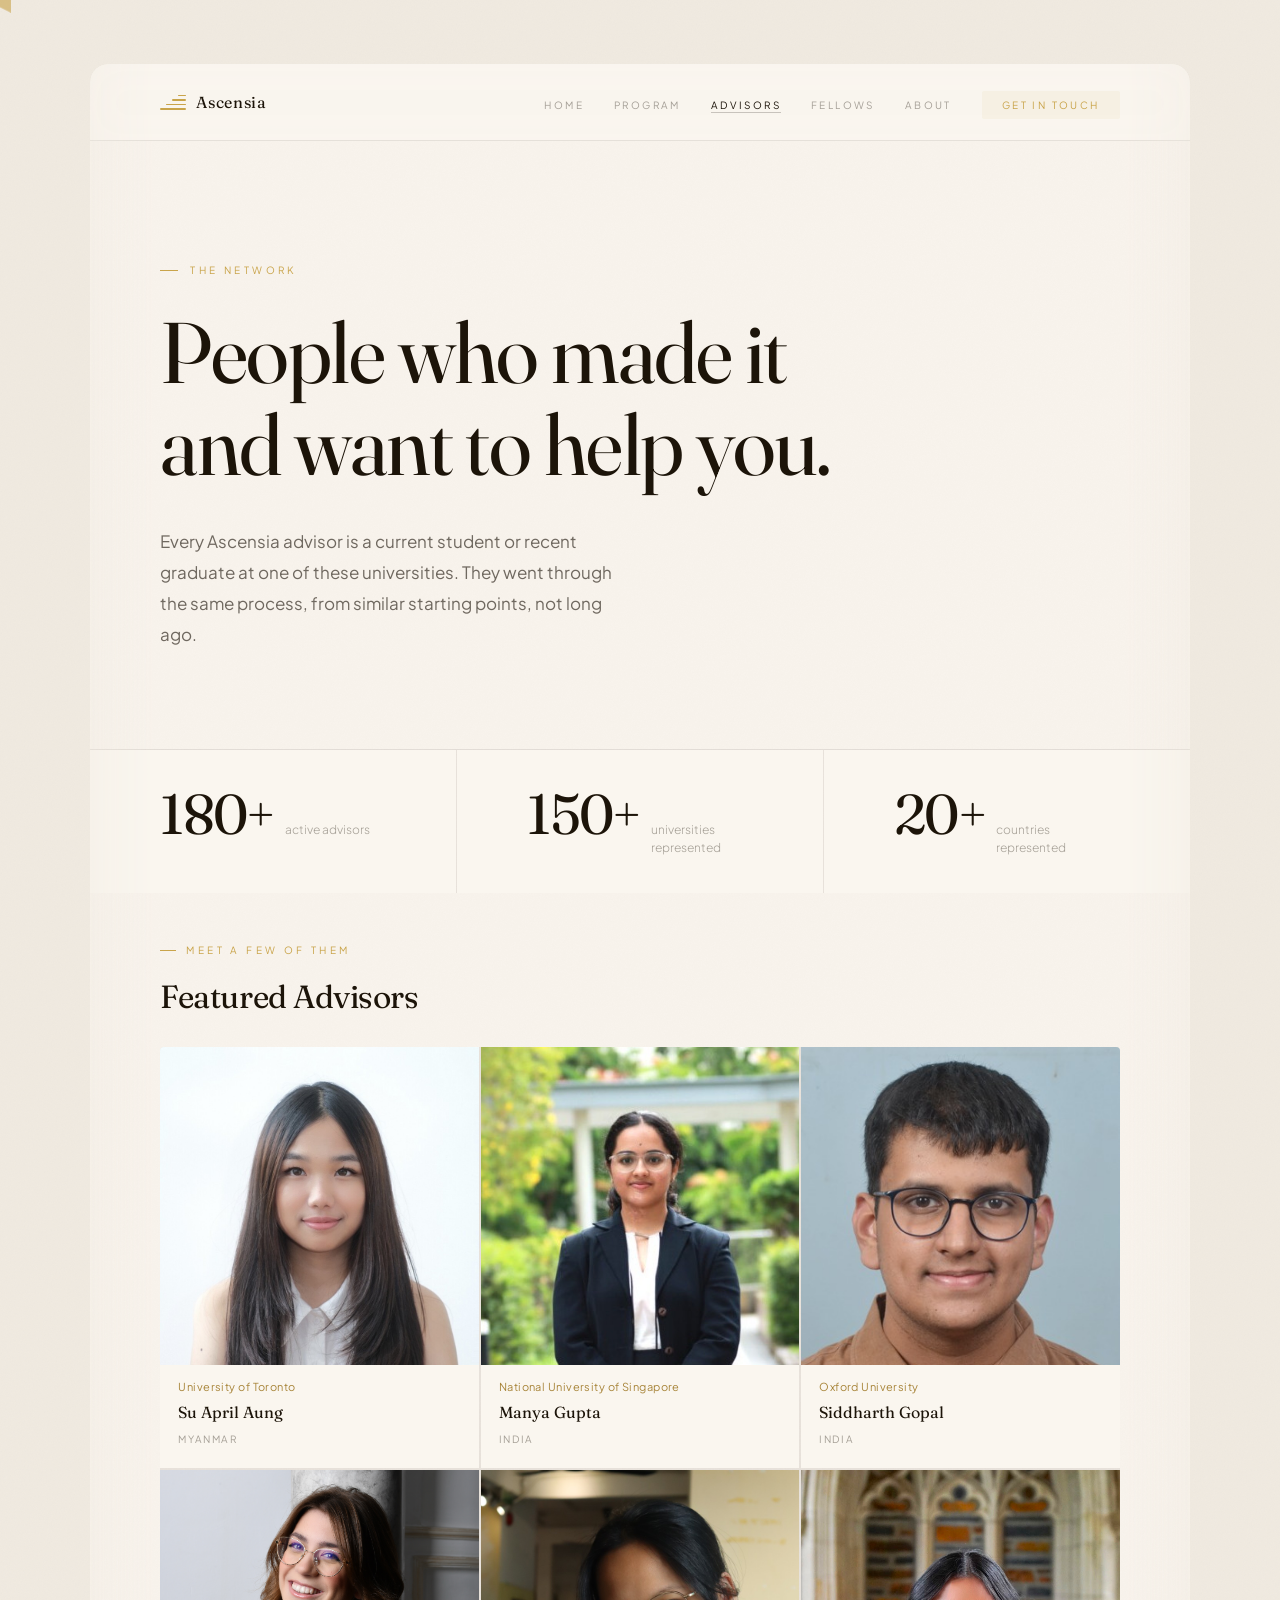
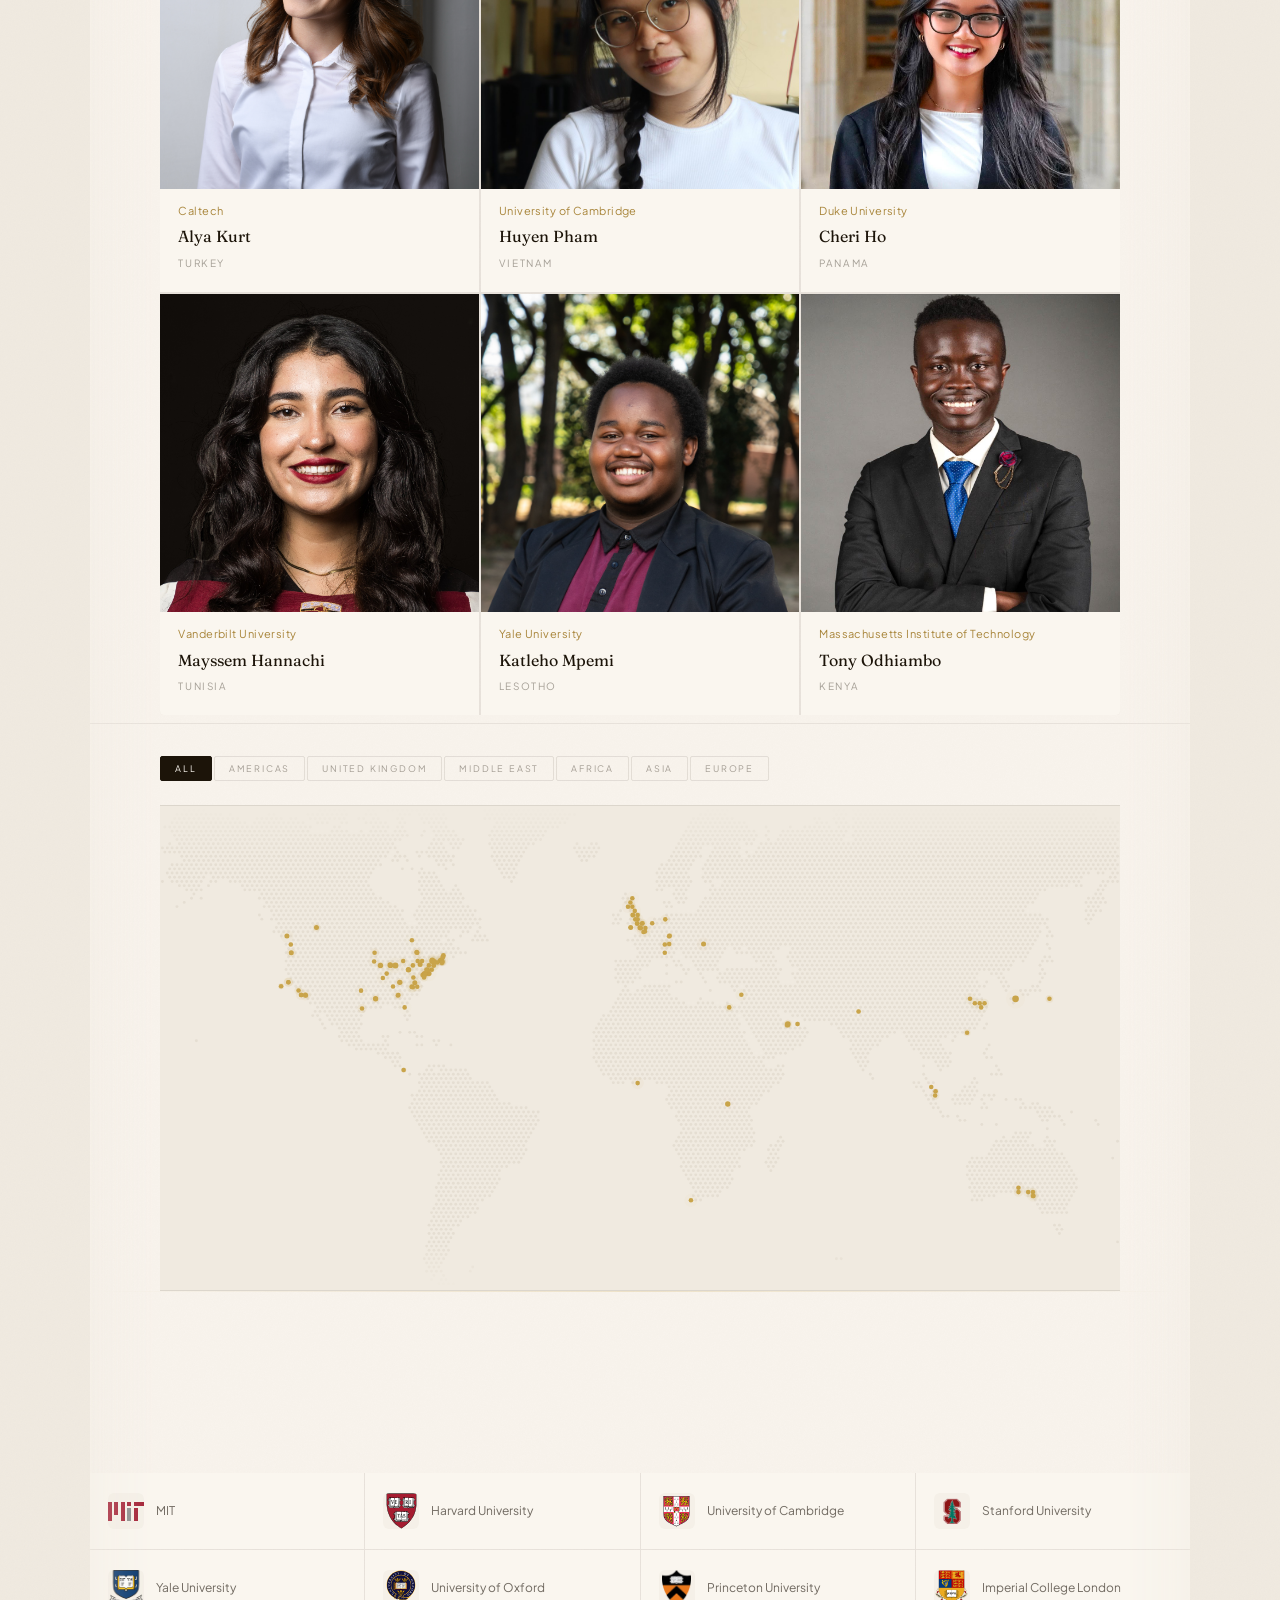
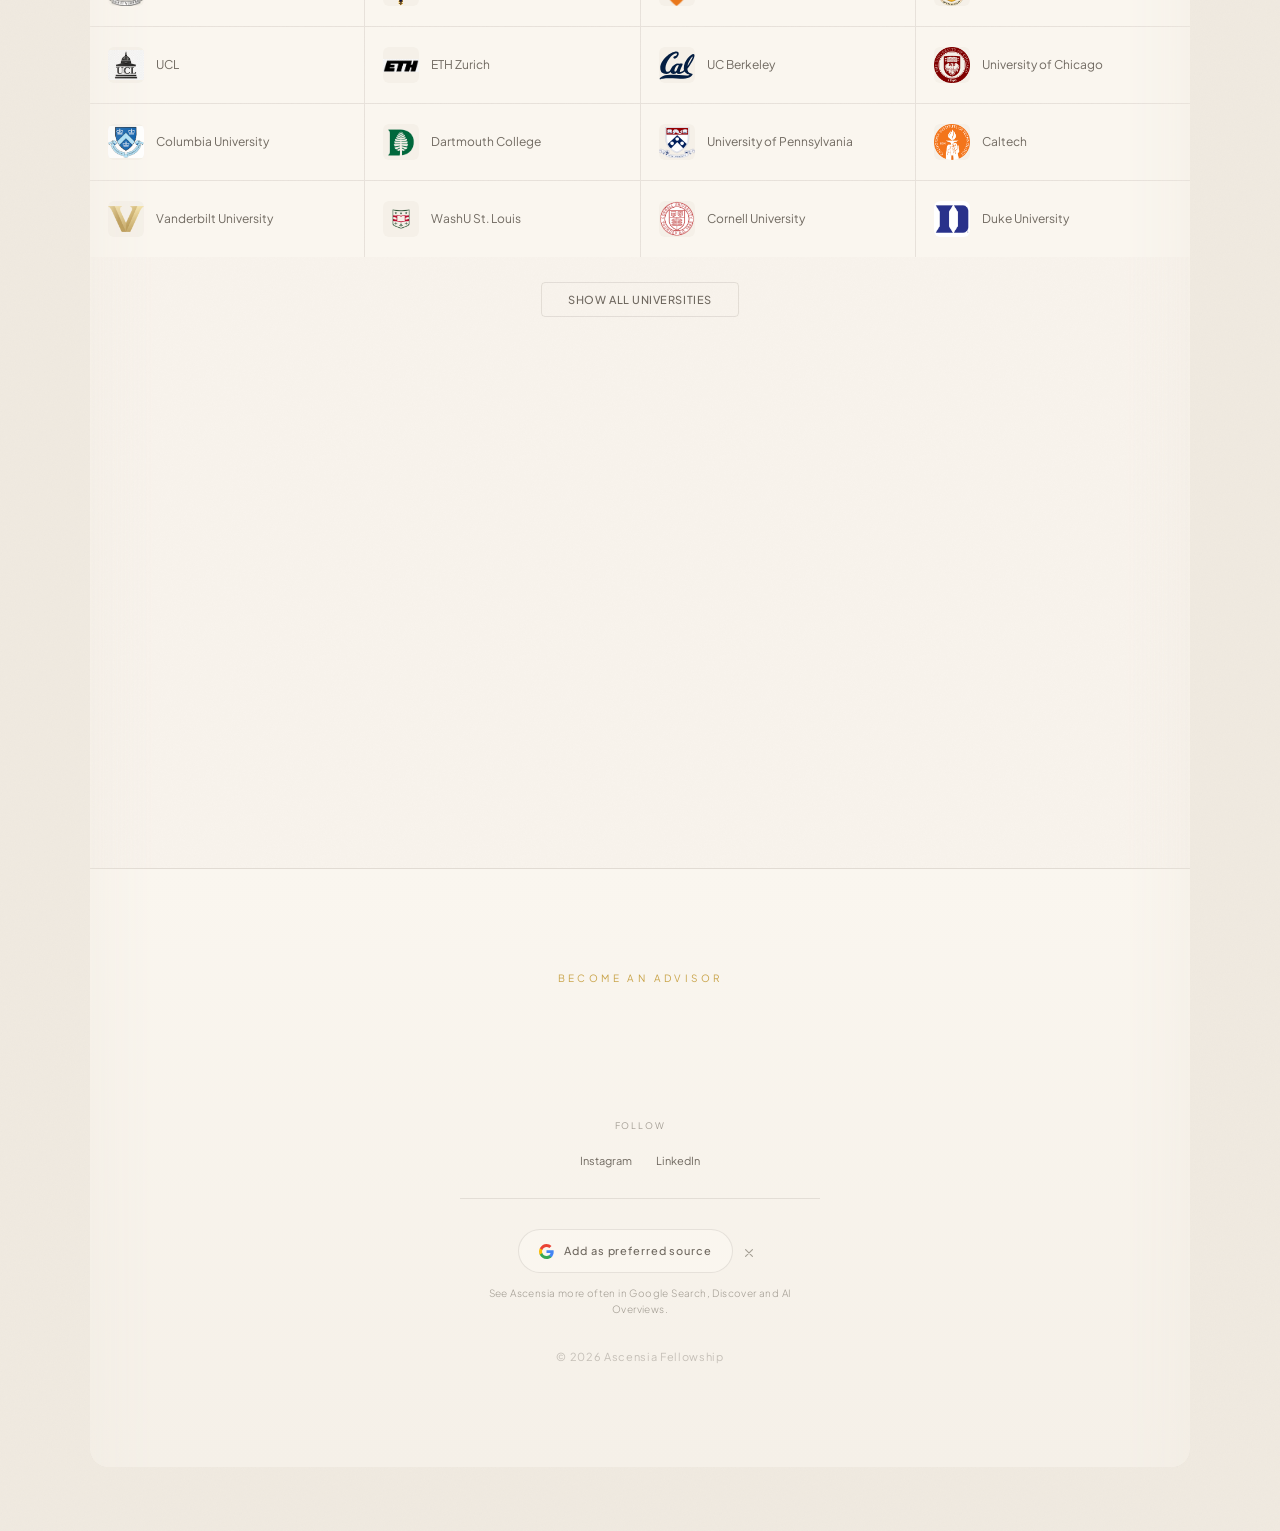
<file: advisors.html>
<!DOCTYPE html>
<html lang="en">
<head>
<meta charset="UTF-8">
<meta name="viewport" content="width=device-width, initial-scale=1.0">
<title>Advisors & Mentors | Ascensia Fellowship</title>
<link rel="canonical" href="https://ascensia.foundation/advisors.html">
<meta name="description" content="Meet the advisors and mentors behind Ascensia Fellowship — students and graduates from top global universities who guide each Fellow one-to-one.">

<!-- Open Graph -->
<meta property="og:type" content="website">
<meta property="og:site_name" content="Ascensia Fellowship">
<meta property="og:locale" content="en_US">
<meta property="og:url" content="https://ascensia.foundation/advisors.html">
<meta property="og:title" content="Advisors & Mentors | Ascensia Fellowship">
<meta property="og:description" content="Meet the advisors and mentors behind Ascensia Fellowship — students and graduates from top global universities who guide each Fellow one-to-one.">
<meta property="og:image" content="https://ascensia.foundation/images/og-one.png">
<meta property="og:image:alt" content="Ascensia Fellowship">

<!-- Twitter -->
<meta name="twitter:card" content="summary_large_image">
<meta name="twitter:title" content="Advisors & Mentors | Ascensia Fellowship">
<meta name="twitter:description" content="Meet the advisors and mentors behind Ascensia Fellowship — students and graduates from top global universities who guide each Fellow one-to-one.">
<meta name="twitter:image" content="https://ascensia.foundation/images/og-one.png">
<link rel="icon" type="image/png" href="/favicon.png">
<link rel="preconnect" href="https://fonts.googleapis.com">
<link rel="preconnect" href="https://fonts.gstatic.com" crossorigin>
<link href="https://fonts.googleapis.com/css2?family=Fraunces:ital,opsz,wght@0,9..144,300;0,9..144,400;0,9..144,600;1,9..144,400&family=Plus+Jakarta+Sans:wght@300;400;500&display=swap" rel="stylesheet">
<link rel="stylesheet" href="css/tokens.css">
<link rel="stylesheet" href="css/nav.css">
<link rel="stylesheet" href="css/animations.css">
<link rel="stylesheet" href="css/main.css">
<style>
/* ── MAP ── */
.map-outer {
  position: relative;
  width: 100%;
  background: #F0EAE0;
  overflow: hidden;
  border-top: var(--rule);
  border-bottom: var(--rule);
}
#map-img {
  width: 100%;
  height: auto;
  display: block;
  opacity: .28;
  filter: sepia(.4) contrast(.9);
  -webkit-mask-image: linear-gradient(to bottom, transparent 0%, black 10%, black 90%, transparent 100%);
  mask-image: linear-gradient(to bottom, transparent 0%, black 10%, black 90%, transparent 100%);
  pointer-events: none;
  user-select: none;
}
#map-pins {
  position: absolute;
  inset: 0;
  width: 100%;
  height: 100%;
  overflow: visible;
}
.mtt {
  position: absolute;
  pointer-events: none;
  z-index: 30;
  opacity: 0;
  transform: translateY(6px);
  transition: opacity .15s, transform .15s;
  white-space: nowrap;
}
.mtt.on { opacity: 1; transform: translateY(0); }
.mtt-card {
  background: var(--sheet-bg);
  border: var(--rule);
  border-radius: 10px;
  box-shadow: 0 6px 28px rgba(28,20,9,.13);
  padding: 12px 16px 14px;
  display: flex; align-items: center; gap: 12px;
  min-width: 180px;
}
.mtt-card::after {
  content: '';
  position: absolute;
  bottom: -6px; left: 24px;
  width: 10px; height: 6px;
  background: var(--sheet-bg);
  clip-path: polygon(0 0, 100% 0, 50% 100%);
  border-top: none;
  filter: drop-shadow(0 1px 0 rgba(28,20,9,.08));
}
.mtt-logo {
  width: 32px; height: 32px;
  border-radius: 6px; overflow: hidden;
  background: var(--sheet-bg-alt);
  flex-shrink: 0;
  display: flex; align-items: center; justify-content: center;
}
.mtt-logo img { width: 100%; height: 100%; object-fit: contain; }
.mtt-logo-fb {
  font-family: var(--serif); font-size: 13px;
  color: var(--gold); font-weight: 600;
}
.mtt-name {
  font-family: var(--serif); font-size: 13px; font-weight: 400;
  color: var(--ink); line-height: 1.2; margin-bottom: 2px;
  white-space: normal; max-width: 180px;
}
.mtt-sub {
  font-family: var(--sans); font-size: 10px; font-weight: 300;
  color: var(--ink-3); letter-spacing: .04em;
}
.mtt-count {
  font-family: var(--serif); font-size: 14px; font-weight: 400;
  color: var(--rose);
}

/* region tabs */
.rtabs {
  display: flex; gap: 2px; flex-wrap: wrap;
  padding: 32px var(--sheet-pad) 0;
}
.rtab {
  font-family: var(--sans); font-size: 9px; font-weight: 400;
  letter-spacing: .2em; text-transform: uppercase;
  color: var(--ink-3); padding: 6px 14px;
  border-radius: 2px; border: var(--rule);
  background: transparent; transition: all .2s;
  cursor: none !important;
}
.rtab:hover { color: var(--ink); background: var(--ink-faint); cursor: none !important; }
.rtab.active { color: var(--sheet-bg); background: var(--ink); border-color: var(--ink); }

/* uni grid */
.uni-grid {
  display: grid;
  grid-template-columns: repeat(4, 1fr);
  gap: 1px;
  background: var(--ink-faint);
  margin-top: 2px;
}
.uni-card {
  background: var(--sheet-bg);
  padding: 20px 18px;
  display: flex; align-items: center; gap: 12px;
  transition: background .2s;
  cursor: none !important;
}
.uni-card:hover { background: rgba(201,164,74,.06); cursor: none !important; }
.uni-card.hl { background: rgba(201,164,74,.12); }
.uni-logo {
  width: 36px; height: 36px; flex-shrink: 0;
  border-radius: 6px; overflow: hidden;
  background: var(--sheet-bg-alt);
  display: flex; align-items: center; justify-content: center;
}
.uni-logo img { width: 100%; height: 100%; object-fit: contain; }
.uni-logo-fb {
  font-family: var(--serif); font-size: 14px; font-weight: 600;
  color: var(--gold);
}
.uni-info { flex: 1; min-width: 0; }
.uni-name {
  font-family: var(--sans); font-size: 12px; font-weight: 400;
  color: var(--ink-2); line-height: 1.3;
  white-space: nowrap; overflow: hidden; text-overflow: ellipsis;
}

/* card hidden for show-more toggle */
.uni-card.card-hidden { display: none !important; }

/* show-more button */
.show-more-wrap {
  text-align: center;
  margin-top: 24px;
  margin-bottom: 12px;
}
.show-more-btn {
  font-family: var(--sans);
  font-size: 11px;
  font-weight: 500;
  letter-spacing: 0.05em;
  text-transform: uppercase;
  color: var(--ink-2);
  background: transparent;
  border: var(--rule);
  border-radius: 4px;
  padding: 10px 26px;
  transition: all 0.2s;
  cursor: none !important;
}
.show-more-btn:hover {
  background: var(--ink-faint);
  color: var(--ink);
  cursor: none !important;
}

/* stats */
.adv-stats {
  display: grid; grid-template-columns: repeat(3,1fr);
  gap: .5px; background: var(--ink-faint);
}
.ast { background: var(--sheet-bg); padding: 36px var(--sheet-pad); display: flex; align-items: baseline; gap: 10px; }
.ast-n { font-family: var(--serif); font-size: clamp(36px,5vw,56px); font-weight: 400; line-height:1; letter-spacing:-.03em; color: var(--ink); }
.ast-l { font-family: var(--sans); font-size: 12px; font-weight: 300; color: var(--ink-3); max-width: 130px; line-height: 1.5; }

@media(max-width:860px){ .uni-grid{grid-template-columns:repeat(3,1fr);} .adv-stats{grid-template-columns:1fr 1fr;} }
@media(max-width:600px){
  .uni-grid{grid-template-columns:1fr 1fr;}
  .adv-stats{grid-template-columns:1fr;}
  .rtabs{padding:20px clamp(24px,6vw,40px) 0;}
}


/* existing responsive rules (keep them) */
@media(max-width:860px){ .uni-grid{grid-template-columns:repeat(3,1fr);} .adv-stats{grid-template-columns:1fr 1fr;} }
@media(max-width:600px){
  .uni-grid{grid-template-columns:1fr 1fr;}
  .adv-stats{grid-template-columns:1fr;}
  .rtabs{padding:20px clamp(24px,6vw,40px) 0;}
}

/* NEW – force 2 columns on any vertical / portrait device */
@media (orientation: portrait) {
  .uni-grid {
    grid-template-columns: 1fr 1fr;
  }
}


/* fix box sizing for all elements (if not already globally set) */
* {
  box-sizing: border-box;
}

/* ensure the grid itself does not overflow */
.uni-grid {
  width: 100%;
  max-width: 100%;
  overflow: hidden;
}

/* card – allow shrinking below content size */
.uni-card {
  box-sizing: border-box;
  min-width: 0;
  overflow: hidden;
}

/* portrait: two columns + tighter padding on small screens */
@media (orientation: portrait) {
  .uni-grid {
    grid-template-columns: 1fr 1fr;
  }
  .uni-card {
    padding: 16px 12px;   /* slightly smaller padding on very narrow screens */
  }
}

/* OVERRIDE ALL CURSORS */
a, button, .partner-card, .nav-cta, .person-li, .home-link, .closing-email, 
[role="button"], [type="submit"], .nav-links a, .nav-mobile a, .logo, .nav-logo,
.rtab, .uni-card, .show-more-btn {
  cursor: none !important;
}

a:hover, button:hover, .partner-card:hover, .nav-cta:hover, .person-li:hover, 
.home-link:hover, .closing-email:hover, .nav-links a:hover, .nav-mobile a:hover,
.logo:hover, .nav-logo:hover, .rtab:hover, .uni-card:hover, .show-more-btn:hover {
  cursor: none !important;
}

</style>

<script type="application/ld+json">
{
  "@context": "https://schema.org",
  "@type": "SiteNavigationElement",
  "name": ["Program", "Advisors", "Fellows", "About"],
  "url": [
    "https://ascensia.foundation/program.html",
    "https://ascensia.foundation/advisors.html",
    "https://ascensia.foundation/fellows.html",
    "https://ascensia.foundation/about.html"
  ]
}
</script>

<script type="application/ld+json">
{
  "@context": "https://schema.org",
  "@type": "BreadcrumbList",
  "itemListElement": [
    {
      "@type": "ListItem",
      "position": 1,
      "name": "Home",
      "item": "https://ascensia.foundation/"
    },
    {
      "@type": "ListItem",
      "position": 2,
      "name": "Advisors",
      "item": "https://ascensia.foundation/advisors.html"
    }
  ]
}
</script>
<script type="application/ld+json">
{
  "@context": "https://schema.org",
  "@type": "WebPage",
  "@id": "https://ascensia.foundation/advisors.html",
  "url": "https://ascensia.foundation/advisors.html",
  "name": "Advisors",
  "description": "The advisors and mentors who guide Ascensia Fellows one-to-one.",
  "isPartOf": {
    "@type": "WebSite",
    "name": "Ascensia Fellowship",
    "url": "https://ascensia.foundation"
  },
  "about": {
    "@id": "https://ascensia.foundation/#organization"
  },
  "inLanguage": "en"
}
</script>
</head>
<body>
<div id="cur"></div><div id="cur-r"></div>

<div class="page-wrap">
  <div class="blob blob-1"></div>
  <div class="blob blob-2"></div>

  <div class="sheet">
    <nav class="nav">
      <a href="index.html" class="nav-logo">
        <div class="nav-logo-mark"><span></span><span></span><span></span><span></span></div>
        Ascensia
      </a>
      <ul class="nav-links">
        <li><a href="index.html">Home</a></li>
        <li><a href="program.html">Program</a></li>
        <li><a href="advisors.html" class="active">Advisors</a></li>
        <li><a href="fellows.html">Fellows</a></li>
        <li><a href="about.html">About</a></li>
        <li><a href="mailto:team@ascensia.foundation" class="nav-cta">Get in touch</a></li>
      </ul>
      <button class="nav-burger" aria-label="Menu"><span></span><span></span><span></span></button>
    </nav>

    <main id="main">

    <div class="page-hero">
      <p class="page-hero-label">The network</p>
      <h1>
        <span class="hero-line"><span>People who made it</span></span>
        <span class="hero-line"><span>and want to help you.</span></span>
      </h1>
      <p class="page-hero-sub">Every Ascensia advisor is a current student or recent graduate at one of these universities. They went through the same process, from similar starting points, not long ago.</p>
    </div>

    <div class="adv-stats r">
      <div class="ast"><div class="ast-n">180+</div><div class="ast-l">active advisors</div></div>
      <div class="ast"><div class="ast-n">150+</div><div class="ast-l">universities represented</div></div>
      <div class="ast"><div class="ast-n">20+</div><div class="ast-l">countries represented</div></div>
    </div>

    <section class="pad-sm adv-sample" style="padding-bottom:8px;">
  <p class="eyebrow r">Meet a few of them</p>
  <h2 class="section-h r r-d1" style="font-size:clamp(22px,3vw,32px);">Featured Advisors</h2>

  <div class="adv-cards-row r r-d2">

    <!-- Row 1 -->
    <div class="adv-card">
      <div class="adv-card-photo" data-initial="S">
        <img src="images/april.jpeg" alt="" loading="eager" onerror="this.remove()" style="filter:none;">
      </div>
      <div class="adv-card-uni">University of Toronto</div>
      <div class="adv-card-info">
        <div class="adv-card-name">Su April Aung</div>
        <div class="adv-card-country">Myanmar</div>
      </div>
    </div>

    <div class="adv-card">
      <div class="adv-card-photo" data-initial="M">
        <img src="images/manya.jpg" alt="" loading="eager" onerror="this.remove()" style="filter:none;">
      </div>
      <div class="adv-card-uni">National University of Singapore</div>
      <div class="adv-card-info">
        <div class="adv-card-name">Manya Gupta</div>
        <div class="adv-card-country">India</div>
      </div>
    </div>

    <div class="adv-card">
      <div class="adv-card-photo" data-initial="C">
        <img src="images/sid.jpeg" alt="" loading="eager" onerror="this.remove()" style="filter:none;">
      </div>
      <div class="adv-card-uni">Oxford University</div>
      <div class="adv-card-info">
        <div class="adv-card-name">Siddharth Gopal</div>
        <div class="adv-card-country">India</div>
      </div>
    </div>

    <!-- Row 2: NEW ADVISORS -->
    <div class="adv-card">
      <div class="adv-card-photo" data-initial="A">
        <img src="images/Alya.jpg" alt="" loading="eager" onerror="this.remove()" style="filter:none;">
      </div>
      <div class="adv-card-uni">Caltech</div>
      <div class="adv-card-info">
        <div class="adv-card-name">Alya Kurt</div>
        <div class="adv-card-country">Turkey</div>
      </div>
    </div>

    <div class="adv-card">
      <div class="adv-card-photo" data-initial="H">
        <img src="images/huyen-main.jpg" alt="" loading="eager" onerror="this.remove()" style="filter:none;">
      </div>
      <div class="adv-card-uni">University of Cambridge</div>
      <div class="adv-card-info">
        <div class="adv-card-name">Huyen Pham</div>
        <div class="adv-card-country">Vietnam</div>
      </div>
    </div>

    <div class="adv-card">
      <div class="adv-card-photo" data-initial="C">
        <img src="images/cheri.jpg" alt="" loading="eager" onerror="this.remove()" style="filter:none;">
      </div>
      <div class="adv-card-uni">Duke University</div>
      <div class="adv-card-info">
        <div class="adv-card-name">Cheri Ho</div>
        <div class="adv-card-country">Panama</div>
      </div>
    </div>

    <!-- Row 3 -->
    <div class="adv-card">
      <div class="adv-card-photo" data-initial="C">
        <img src="images/may-crop.jpg" alt="" loading="eager" onerror="this.remove()" style="filter:none;">
      </div>
      <div class="adv-card-uni">Vanderbilt University</div>
      <div class="adv-card-info">
        <div class="adv-card-name">Mayssem Hannachi</div>
        <div class="adv-card-country">Tunisia</div>
      </div>
    </div>

    <div class="adv-card">
      <div class="adv-card-photo" data-initial="C">
        <img src="images/kat.jpg" alt="" loading="eager" onerror="this.remove()" style="filter:none;">
      </div>
      <div class="adv-card-uni">Yale University</div>
      <div class="adv-card-info">
        <div class="adv-card-name">Katleho Mpemi</div>
        <div class="adv-card-country">Lesotho</div>
      </div>
    </div>

    <div class="adv-card">
      <div class="adv-card-photo" data-initial="T">
        <img src="images/tony.jpg" alt="" loading="eager" onerror="this.remove()" style="filter:none;">
      </div>
      <div class="adv-card-uni">Massachusetts Institute of Technology</div>
      <div class="adv-card-info">
        <div class="adv-card-name">Tony Odhiambo</div>
        <div class="adv-card-country">Kenya</div>
      </div>
    </div>

  </div>
</section>

<div class="rule"></div>

    <!-- REGION TABS -->
    <div class="rtabs r r-d1" id="rtabs">
      <button class="rtab active" data-r="all">All</button>
      <button class="rtab" data-r="usa">Americas</button>
      <button class="rtab" data-r="uk">United Kingdom</button>
      <button class="rtab" data-r="middle-east">Middle East</button>
      <button class="rtab" data-r="africa">Africa</button>
      <button class="rtab" data-r="asia">Asia</button>
      <button class="rtab" data-r="europe">Europe</button>
    </div>

    <!-- MAP -->
    <div class="pad-sm" style="padding-top:24px;padding-bottom:0;">
      <div class="map-outer" id="map-outer">
        <img id="map-img" src="images/world-map.svg" alt="world map" draggable="false">
        <svg id="map-pins" viewBox="0 0 198 100" preserveAspectRatio="xMidYMid meet"></svg>
        <div class="mtt" id="mtt">
          <div class="mtt-card">
            <div class="mtt-logo" id="mtt-logo"><span class="mtt-logo-fb" id="mtt-fb"></span></div>
            <div class="mtt-body">
              <div class="mtt-name" id="mtt-name"></div>
              <div class="mtt-sub"><span class="mtt-count" id="mtt-count"></span> <span id="mtt-word"></span></div>
            </div>
          </div>
        </div>
      </div>
    </div>

    <div class="rule-warm"></div>

    <!-- UNI GRID -->
    <section style="padding: 48px 0 0;">
      <div style="padding: 0 var(--sheet-pad) 28px;">
        <p class="eyebrow r">Where our advisors are</p>
        <h2 class="section-h r r-d1" style="font-size:clamp(22px,3vw,34px);">Hover the map or browse below.</h2>
      </div>
      <div class="uni-grid" id="uni-grid"></div>
    </section>

    <section class="pad" style="padding-bottom:0;">
      <p class="eyebrow r">How it works</p>
      <h2 class="section-h r r-d1"><span class="mk">Built for life-long relationships</span></h2>
      <p class="r r-d2" style="font-size:17px;line-height:1.88;color:var(--ink-2);max-width:560px;margin-bottom:18px;">
        Each Ascensia student is matched with an advisor who attended or currently attends one of their target universities. The match is based on school, academic field, and where you're applying from, so the person you're talking to has actually navigated something close to what you're navigating.
      </p>
      <p class="r r-d3" style="font-size:17px;line-height:1.88;color:var(--ink-2);max-width:560px;">
        Advisors hold biweekly sessions with matched students, review essays, share their own materials where relevant, and are available asynchronously throughout the application cycle.
      </p>

    </section>

    </main>

    <section class="closing" style="margin-top:72px;">
      <p class="closing-label">Become an advisor</p>

      <a href="mailto:team@ascensia.foundation" class="closing-email r">team@ascensia.foundation</a>

        <div style="margin-top:28px;margin-bottom:28px;">
    <p style="font-family:var(--sans);font-size:9px;letter-spacing:.2em;text-transform:uppercase;color:var(--ink-3);margin-bottom:16px;">Follow</p>
    <div style="display:flex;justify-content:center;gap:24px;">
      <a href="https://www.instagram.com/ascensia.foundation/" target="_blank" rel="noopener" style="font-family:var(--sans);font-size:11px;color:var(--ink-2);text-decoration:none;transition:color .2s;cursor:none;" onmouseover="this.style.color='var(--gold)'" onmouseout="this.style.color='var(--ink-2)'">Instagram</a>
      <a href="https://www.linkedin.com/company/ascensia-fellowship" target="_blank" rel="noopener" style="font-family:var(--sans);font-size:11px;color:var(--ink-2);text-decoration:none;transition:color .2s;cursor:none;" onmouseover="this.style.color='var(--gold)'" onmouseout="this.style.color='var(--ink-2)'">LinkedIn</a>
    </div>
  </div>

  <!-- Google Preferred Source -->
  <div class="pref-source">
    <a class="pref-source-btn"
       href="https://www.google.com/preferences/source?q=ascensia.foundation"
       target="_blank" rel="noopener"
       aria-label="Add as preferred source: Ascensia in Google Search">
      <svg class="pref-source-g" viewBox="0 0 24 24" aria-hidden="true" focusable="false">
        <path fill="#4285F4" d="M23.49 12.27c0-.79-.07-1.54-.19-2.27H12v4.51h6.47a5.54 5.54 0 0 1-2.4 3.58v3h3.86c2.26-2.09 3.56-5.17 3.56-8.82z"/>
        <path fill="#34A853" d="M12 24c3.24 0 5.95-1.08 7.93-2.91l-3.86-3c-1.08.72-2.45 1.16-4.07 1.16-3.13 0-5.78-2.11-6.73-4.96H1.29v3.09A11.99 11.99 0 0 0 12 24z"/>
        <path fill="#FBBC05" d="M5.27 14.29c-.25-.72-.38-1.49-.38-2.29s.14-1.57.38-2.29V6.62H1.29A11.99 11.99 0 0 0 0 12c0 1.94.46 3.77 1.29 5.38l3.98-3.09z"/>
        <path fill="#EA4335" d="M12 4.75c1.77 0 3.35.61 4.6 1.8l3.42-3.42C17.95 1.19 15.24 0 12 0 7.7 0 3.99 2.47 1.29 6.62l3.98 3.09C6.22 6.86 8.87 4.75 12 4.75z"/>
      </svg>
      <span>Add as preferred source</span>
    </a>
      <button type="button" class="pref-source-close" aria-label="Dismiss this suggestion">
        <svg viewBox="0 0 14 14" aria-hidden="true" focusable="false">
          <path d="M3 3l8 8M11 3l-8 8" stroke="currentColor" stroke-width="1.3" stroke-linecap="round" fill="none"/>
        </svg>
      </button>

    <p class="pref-source-note">See Ascensia more often in Google Search, Discover and AI Overviews.</p>
  </div>

      <p class="closing-copy">&copy; 2026 Ascensia Fellowship</p>
    </section>
  </div>
</div>

<div class="nav-mobile">
  <a href="index.html">Home</a>
  <a href="program.html">Program</a>
  <a href="advisors.html">Advisors</a>
  <a href="fellows.html">Fellows</a>
  <a href="about.html">About</a>
  <a href="mailto:team@ascensia.foundation">Contact</a>
</div>

<script>

// CORRECTED UNIS ARRAY - Ready to replace in advisors.html
// Fixed coordinates based on actual geographic positions on world map
// Map viewBox is "0 0 198 100" (width: 198, height: 100)


const UNIS = [
  // --- Top Global Universities (by rank/prestige) ---
  { name: "MIT", x: 58.0, y: 32.0, advisors: 1, region: "usa", rank: 1, logo: "assets/unis/mit.svg", initial: "M" },
  { name: "Harvard University", x: 58.2, y: 32.1, advisors: 2, region: "usa", rank: 2, logo: "assets/unis/harv.svg", initial: "H" },
  { name: "University of Cambridge", x: 99.5, y: 24.25, advisors: 1, region: "uk", rank: 3, logo: "assets/unis/cam.png", initial: "U" },
  { name: "Stanford University", x: 25.0, y: 37.2, advisors: 1, region: "usa", rank: 4, logo: "assets/unis/stanford.avif", initial: "S" },
  { name: "Yale University", x: 56.1, y: 33.8, advisors: 1, region: "usa", rank: 5, logo: "assets/unis/yale.png", initial: "Y" },
  { name: "University of Oxford", x: 98.5, y: 24.25, advisors: 1, region: "uk", rank: 6, logo: "assets/unis/oxford.svg", initial: "O" },
  { name: "Princeton University", x: 55.5, y: 34.6, advisors: 3, region: "usa", rank: 7, logo: "assets/unis/Princeton_seal.svg.png", initial: "P" },
  { name: "Imperial College London", x: 99, y: 25.11, advisors: 1, region: "uk", rank: 8, logo: "assets/unis/imperial.png", initial: "I" },
  { name: "UCL", x: 100.1, y: 25.9, advisors: 1, region: "uk", rank: 9, logo: "assets/unis/ucl.png", initial: "U" },
  { name: "ETH Zurich", x: 104.2, y: 28.6, advisors: 1, region: "europe", rank: 10, logo: "assets/unis/eth.png", initial: "E" },
  { name: "UC Berkeley", x: 26.5, y: 36.37, advisors: 1, region: "usa", rank: 11, logo: "assets/unis/cal.svg", initial: "U" },
  { name: "University of Chicago", x: 47.6, y: 32.9, advisors: 3, region: "usa", rank: 12, logo: "assets/unis/uchicago.webp", initial: "U" },
  { name: "Columbia University", x: 55.2, y: 33.8, advisors: 1, region: "usa", rank: 13, logo: "assets/unis/columbia.png", initial: "C" },
  { name: "Dartmouth College", x: 56.3, y: 31.9, advisors: 1, region: "usa", rank: 14, logo: "assets/unis/dart.png", initial: "D" },
  { name: "University of Pennsylvania", x: 54.6, y: 34.7, advisors: 4, region: "usa", rank: 15, logo: "assets/unis/upenn.svg", initial: "U" },
  { name: "Caltech", x: 29.2, y: 39.0, advisors: 1, region: "usa", rank: 16, logo: "assets/unis/caltech.png", initial: "C" },
  { name: "Vanderbilt University", x: 48.1, y: 37.24, advisors: 1, region: "usa", rank: 17, logo: "assets/unis/vandy.svg", initial: "V" },
  { name: "WashU St. Louis", x: 46.0, y: 35.51, advisors: 1, region: "usa", rank: 18, logo: "assets/unis/washu.png", initial: "W" },
  { name: "Cornell University", x: 53.7, y: 32.7, advisors: 2, region: "usa", rank: 19, logo: "assets/unis/Cornell_University_Logo.png", initial: "C" },
  { name: "Duke University", x: 52.0, y: 37.3, advisors: 2, region: "usa", rank: 20, logo: "assets/unis/duke.png", initial: "D" },
  { name: "Emory University", x: 49.2, y: 39.0, advisors: 1, region: "usa", rank: 21, logo: "assets/unis/emory.png", initial: "E" },
  { name: "UNC Chapel Hill", x: 52.2, y: 37.4, advisors: 1, region: "usa", rank: 22, logo: "assets/unis/UNC.png", initial: "U" },
  { name: "National University of Singapore", x: 160, y: 59.76, advisors: 1, region: "asia", rank: 23, logo: "assets/unis/NUS_coat_of_arms.svg", initial: "N" },
  { name: "University of Edinburgh", x: 97.5, y: 20.78, advisors: 1, region: "uk", rank: 24, logo: "assets/unis/uni of edinburg.png", initial: "U" },
  { name: "University of Manchester", x: 97.6, y: 22.5, advisors: 1, region: "uk", rank: 25, logo: "assets/unis/manchest.svg", initial: "U" },
  { name: "University of Warwick", x: 98.5, y: 24.25, advisors: 1, region: "uk", rank: 26, logo: "assets/unis/Warwick_University_Shield.svg", initial: "U" },
  { name: "University of Bristol", x: 97.2, y: 25.1, advisors: 1, region: "uk", rank: 27, logo: "assets/unis/University_of_Bristol-Logo.wine.png", initial: "U" },
  { name: "Northwestern University", x: 47.5, y: 32.8, advisors: 3, region: "usa", rank: 28, logo: "assets/unis/northwestern.jpg", initial: "N" },
  { name: "Durham University", x: 98.0, y: 21.65, advisors: 1, region: "uk", rank: 29, logo: "assets/unis/durham.jpg", initial: "D" },
  { name: "University of Notre Dame", x: 48.6, y: 32.9, advisors: 5, region: "usa", rank: 30, logo: "assets/unis/University-of-Notre-Dame-Emblem.png", initial: "U" },
  { name: "Brown University", x: 56.5, y: 32.9, advisors: 1, region: "usa", rank: 31, logo: "assets/unis/Brown-University-Symbol.png", initial: "B" },
  { name: "Johns Hopkins University", x: 54.2, y: 34.9, advisors: 1, region: "usa", rank: 32, logo: "assets/unis/Johns-Hopkins-University-Symbol.png", initial: "J" },
  { name: "Brandeis University", x: 57.8, y: 31.9, advisors: 1, region: "usa", rank: 33, logo: "assets/unis/brandeis.png", initial: "B" },
  { name: "UCLA", x: 28.6, y: 38.1, advisors: 1, region: "usa", rank: 34, logo: "assets/unis/ucla-logo-png-transparent.png", initial: "U" },
  { name: "University of Michigan", x: 50.2, y: 32.0, advisors: 1, region: "usa", rank: 35, logo: "assets/unis/Michigan_Wolverines_Block_M.png", initial: "U" },
  { name: "Fordham University", x: 55.1, y: 33.8, advisors: 1, region: "usa", rank: 36, logo: "assets/unis/fordham.png", initial: "F" },
  { name: "Villanova University", x: 54.7, y: 34.6, advisors: 1, region: "usa", rank: 37, logo: "assets/unis/villa.png", initial: "V" },
  { name: "NYU", x: 55.3, y: 33.9, advisors: 1, region: "usa", rank: 38, logo: "assets/unis/nyu.png", initial: "N" },
  { name: "University of Florida", x: 50.5, y: 41.57, advisors: 1, region: "usa", rank: 39, logo: "assets/unis/UF.png", initial: "U" },
  { name: "University of Oklahoma", x: 41.5, y: 38.11, advisors: 1, region: "usa", rank: 40, logo: "assets/unis/OU.svg", initial: "U" },
  { name: "Carnegie Mellon University", x: 52.2, y: 32.9, advisors: 1, region: "usa", rank: 41, logo: "assets/unis/Carnegie_Mellon_University_seal.svg.png", initial: "C" },
  { name: "Tufts University", x: 58.1, y: 31.8, advisors: 3, region: "usa", rank: 42, logo: "assets/unis/tufts_jumbos_logo_freelogovectors.net_.png", initial: "T" },
  { name: "University of Southern California", x: 29.1, y: 39.0, advisors: 1, region: "usa", rank: 43, logo: "assets/unis/uni of southern california.png", initial: "U" },
  { name: "University of Rochester", x: 53.2, y: 32.0, advisors: 1, region: "usa", rank: 44, logo: "assets/unis/rochester.png", initial: "U" },
  { name: "Williams College", x: 56.2, y: 31.8, advisors: 2, region: "usa", rank: 45, logo: "assets/unis/will.svg", initial: "W" },
  { name: "Boston University", x: 58.3, y: 32.2, advisors: 1, region: "usa", rank: 46, logo: "assets/unis/boston uni.png", initial: "B" },
  { name: "Georgia Tech", x: 49.1, y: 39.1, advisors: 1, region: "usa", rank: 47, logo: "assets/unis/Georgia_Tech_Yellow_Jackets_logo.svg", initial: "G" },
  { name: "Bowdoin College", x: 58.5, y: 30.8, advisors: 1, region: "usa", rank: 48, logo: "assets/unis/bowdoin.png", initial: "B" },
  { name: "University of Washington", x: 27.0, y: 28.6, advisors: 1, region: "usa", rank: 49, logo: "assets/unis/University_of_Washington_Block_W_logo_RGB_brand_colors.SVG", initial: "U" },
  { name: "University of Toronto", x: 52.0, y: 27.7, advisors: 1, region: "usa", rank: 50, logo: "assets/unis/Utoronto_coa.svg.png", initial: "U" },
  { name: "McGill University", x: 53.1, y: 30.3, advisors: 1, region: "usa", rank: 51, logo: "assets/unis/mcgill.svg", initial: "M" },
  { name: "Amherst College", x: 56.5, y: 32.2, advisors: 1, region: "usa", rank: 52, logo: "assets/unis/Amherst_College_Seal.svg", initial: "A" },
  { name: "Swarthmore College", x: 54.7, y: 34.6, advisors: 1, region: "usa", rank: 53, logo: "assets/unis/swarthmore.png", initial: "S" },
  { name: "Pomona College", x: 30.0, y: 39.0, advisors: 2, region: "usa", rank: 54, logo: "assets/unis/pomona.jpg", initial: "P" },
  { name: "Macalester College", x: 44.3, y: 30.3, advisors: 1, region: "usa", rank: 55, logo: "assets/unis/macalester.jpg", initial: "M" },
  { name: "Reed College", x: 27.1, y: 30.3, advisors: 2, region: "usa", rank: 56, logo: "assets/unis/reed.png", initial: "R" },
  { name: "Wellesley College", x: 57.2, y: 32.3, advisors: 1, region: "usa", rank: 57, logo: "assets/unis/184-1846839_wellesley-college-logo-transparent.png", initial: "W" },
  { name: "Claremont McKenna College", x: 30.1, y: 39.1, advisors: 1, region: "usa", rank: 58, logo: "assets/unis/claremont-mckenna-college-logo-png_seeklogo-484062.png", initial: "C" },
  { name: "Haverford College", x: 54.7, y: 34.8, advisors: 1, region: "usa", rank: 59, logo: "assets/unis/haverford-college-logo-png_seeklogo-458946.png", initial: "H" },
  { name: "Smith College", x: 56.6, y: 32.1, advisors: 2, region: "usa", rank: 60, logo: "assets/unis/smith.jpg", initial: "S" },
  { name: "Bates College", x: 58.4, y: 31.1, advisors: 2, region: "usa", rank: 61, logo: "assets/unis/bates.png", initial: "B" },
  { name: "Oberlin College", x: 51.3, y: 33.8, advisors: 3, region: "usa", rank: 62, logo: "assets/unis/oberlin.svg", initial: "O" },
  { name: "American Univ. of Beirut", x: 120, y: 38.97, advisors: 1, region: "middle-east", rank: 63, logo: "assets/unis/aub.svg", initial: "A" },
  { name: "Skidmore College", x: 56.2, y: 32.0, advisors: 5, region: "usa", rank: 64, logo: "assets/unis/skidmore.jpg", initial: "S" },
  { name: "Wesleyan University", x: 56.5, y: 32.9, advisors: 1, region: "usa", rank: 65, logo: "assets/unis/wesleyan.png", initial: "W" },
  { name: "Washington and Lee University", x: 52.6, y: 36.5, advisors: 2, region: "usa", rank: 66, logo: "assets/unis/washington and lee.png", initial: "W" },
  { name: "American Univ. in Cairo", x: 117.5, y: 41.57, advisors: 1, region: "middle-east", rank: 67, logo: "assets/unis/AUC cairo.jpg", initial: "A" },
  { name: "Centre College", x: 49.5, y: 36.4, advisors: 3, region: "usa", rank: 68, logo: "assets/unis/centre.png", initial: "C" },
  { name: "Bard College", x: 55.5, y: 32.9, advisors: 1, region: "usa", rank: 69, logo: "assets/unis/bard.jpg", initial: "B" },
  { name: "Northeastern University", x: 58.2, y: 32.4, advisors: 1, region: "usa", rank: 70, logo: "assets/unis/northeastern.png", initial: "N" },
  { name: "Case Western Reserve", x: 51.2, y: 33.8, advisors: 1, region: "usa", rank: 71, logo: "assets/unis/case western.svg", initial: "C" },
  { name: "Lehigh University", x: 55.0, y: 33.8, advisors: 1, region: "usa", rank: 72, logo: "assets/unis/lehigh.avif", initial: "L" },
  { name: "Westlake University", x: 169.5, y: 41.57, advisors: 1, region: "asia", rank: 73, logo: "assets/unis/westlake uni.png", initial: "W" },
  { name: "Univ. of British Columbia", x: 26.2, y: 26.85, advisors: 2, region: "usa", rank: 74, logo: "assets/unis/UBC.png", initial: "U" },
  { name: "Syracuse University", x: 54.1, y: 32.0, advisors: 1, region: "usa", rank: 75, logo: "assets/unis/Syracuse-Orange-logo.png", initial: "S" },
  { name: "Constructor Univ. Bremen", x: 104.3, y: 23.4, advisors: 1, region: "europe", rank: 76, logo: "assets/unis/constructor uni.png", initial: "C" },
  { name: "UT Austin", x: 41.7, y: 41.8, advisors: 1, region: "usa", rank: 78, logo: "assets/unis/ut austin.png", initial: "U" },
  { name: "American University", x: 54.5, y: 35.4, advisors: 1, region: "usa", rank: 79, logo: "assets/unis/American-University-Emblem.png", initial: "A" },
  { name: "Grambling State University", x: 44.5, y: 39.8, advisors: 3, region: "usa", rank: 80, logo: "assets/unis/Grambling_State_Tigers_logo.png", initial: "G" },
  { name: "University of Leeds", x: 98.6, y: 22.5, advisors: 1, region: "uk", rank: 82, logo: "assets/unis/Leeds-logo.png", initial: "U" },
  { name: "Lancaster University", x: 97.6, y: 22.5, advisors: 1, region: "uk", rank: 83, logo: "assets/unis/Lancaster-University.webp", initial: "L" },
  { name: "University of Exeter", x: 97.1, y: 25.1, advisors: 1, region: "uk", rank: 84, logo: "assets/unis/exeter.png", initial: "U" },
  { name: "University of Aberdeen", x: 97.5, y: 19.05, advisors: 1, region: "uk", rank: 85, logo: "assets/unis/aberdeen.svg", initial: "U" },

  // --- NEWLY ADDED UNIVERSITIES (integrated by prestige) ---
  { name: "University of Illinois Urbana-Champaign", x: 46.8, y: 34.6, advisors: 1, region: "usa", rank: 86, logo: "assets/unis/illi.png", initial: "U" },
  { name: "University of Wisconsin-Madison", x: 44.2, y: 32.1, advisors: 1, region: "usa", rank: 87, logo: "assets/unis/wisc.svg", initial: "U" },
  { name: "University of Pittsburgh", x: 52.3, y: 35.4, advisors: 1, region: "usa", rank: 90, logo: "assets/unis/pitt.png", initial: "U" },
  { name: "University of Virginia", x: 53.1, y: 37.3, advisors: 1, region: "usa", rank: 94, logo: "assets/unis/virgin.png", initial: "U" },
  { name: "Minerva University", x: 26.5, y: 36.37, advisors: 1, region: "usa", rank: 95, logo: "assets/unis/minerva.png", initial: "M" },
  { name: "Concordia University", x: 53.0, y: 30.2, advisors: 2, region: "usa", rank: 100, logo: "assets/unis/concordia.png", initial: "C" },
  { name: "University of Calgary", x: 32.3, y: 25.1, advisors: 2, region: "usa", rank: 101, logo: "assets/unis/university-of-calgary-logo-black-and-white.png", initial: "U" },
  { name: "Cornell College", x: 45.5, y: 32.9, advisors: 3, region: "usa", rank: 102, logo: "assets/unis/Cornell-college_logo_from_NCAA.svg.png", initial: "C" },
  { name: "Universidad EARTH", x: 50.3, y: 54.5, advisors: 1, region: "usa", rank: 103, logo: "assets/unis/earth uni.png", initial: "U" },
  { name: "LSE", x: 100.2, y: 25.2, advisors: 1, region: "uk", rank: 105, logo: "assets/unis/LSE_Logo.svg.png", initial: "L" },
  { name: "King's College London", x: 99.8, y: 26.0, advisors: 1, region: "uk", rank: 106, logo: "assets/unis/king_s college london.png", initial: "K" },
  { name: "University of Glasgow", x: 96.6, y: 20.8, advisors: 1, region: "uk", rank: 107, logo: "assets/unis/uni of glasgow.png", initial: "U" },
  { name: "University of Birmingham", x: 98.6, y: 23.4, advisors: 1, region: "uk", rank: 108, logo: "assets/unis/Shield_of_the_University_of_Birmingham.svg", initial: "U" },
  { name: "University of Sheffield", x: 98.1, y: 23.4, advisors: 1, region: "uk", rank: 109, logo: "assets/unis/sheffield.png", initial: "U" },
  { name: "University of St Andrews", x: 97.1, y: 19.9, advisors: 1, region: "uk", rank: 110, logo: "assets/unis/st. andrews.png", initial: "U" },
  { name: "University of Essex", x: 99.6, y: 24.2, advisors: 1, region: "uk", rank: 111, logo: "assets/unis/essex.png", initial: "U" },
  { name: "Hult Business School", x: 99.2, y: 25.2, advisors: 2, region: "uk", rank: 112, logo: "assets/unis/hult.png", initial: "H" },
  { name: "EPFL", x: 105.1, y: 28.5, advisors: 1, region: "europe", rank: 113, logo: "assets/unis/epfl.png", initial: "E" },
  { name: "Technical University of Munich", x: 105.2, y: 26.8, advisors: 1, region: "europe", rank: 114, logo: "assets/unis/Logo_of_the_Technical_University_of_Munich.svg", initial: "T" },
  { name: "LMU Munich", x: 105.1, y: 26.9, advisors: 1, region: "europe", rank: 115, logo: "assets/unis/LMU Munich Logo.svg", initial: "L" },
  { name: "Bocconi University", x: 104.2, y: 30.3, advisors: 1, region: "europe", rank: 116, logo: "assets/unis/bocconi-university-logo-png_seeklogo-463777.png", initial: "B" },
  { name: "Leiden University", x: 101.6, y: 24.2, advisors: 1, region: "europe", rank: 117, logo: "assets/unis/leiden.png", initial: "L" },
  { name: "University of Debrecen", x: 112.2, y: 28.5, advisors: 2, region: "europe", rank: 118, logo: "assets/unis/debrecen.png", initial: "U" },
  { name: "Peking University", x: 167.2, y: 39.8, advisors: 1, region: "asia", rank: 121, logo: "assets/unis/Peking_University_seal.svg.png", initial: "P" },
  { name: "Tsinghua University", x: 168.2, y: 40.7, advisors: 1, region: "asia", rank: 122, logo: "assets/unis/tsinghua-.png", initial: "T" },
  { name: "Fudan University", x: 169.2, y: 40.7, advisors: 1, region: "asia", rank: 123, logo: "assets/unis/fudan uni.jpg", initial: "F" },
  { name: "Zhejiang University", x: 170.2, y: 40.7, advisors: 1, region: "asia", rank: 124, logo: "assets/unis/Zhejiang_University_Logo.svg.png", initial: "Z" },
  { name: "University of Tokyo", x: 183.6, y: 39.8, advisors: 1, region: "asia", rank: 125, logo: "assets/unis/utokyo.png", initial: "U" },
  { name: "University of Hong Kong", x: 166.6, y: 46.8, advisors: 1, region: "asia", rank: 126, logo: "assets/unis/hong-kong.png", initial: "U" },
  { name: "Nanyang Technological University", x: 160.1, y: 58.9, advisors: 1, region: "asia", rank: 127, logo: "assets/unis/Nanyang_Technological_University_coat_of_arms_vector.svg.png", initial: "N" },
  { name: "Ashoka University", x: 144.2, y: 42.4, advisors: 1, region: "asia", rank: 128, logo: "assets/unis/ashoka.jpg", initial: "A" },
  { name: "Monash University Malaysia", x: 159.2, y: 58.0, advisors: 1, region: "asia", rank: 129, logo: "assets/unis/monash uni.png", initial: "M" },
  { name: "Ritsumeikan APU", x: 176.6, y: 39.8, advisors: 8, region: "asia", rank: 130, logo: "assets/unis/apu.png", initial: "R" },
  { name: "University of Melbourne", x: 177.2, y: 78.8, advisors: 1, region: "asia", rank: 131, logo: "assets/unis/uni of melbourne.svg", initial: "U" },
  { name: "University of Sydney", x: 180.2, y: 80.5, advisors: 1, region: "asia", rank: 132, logo: "assets/unis/uni of sydney.webp", initial: "U" },
  { name: "University of Queensland", x: 179.2, y: 79.7, advisors: 1, region: "asia", rank: 133, logo: "assets/unis/University_of_Queensland_(crest).svg", initial: "U" },
  { name: "Monash University", x: 177.2, y: 79.7, advisors: 1, region: "asia", rank: 134, logo: "assets/unis/monash.png", initial: "M" },
  { name: "Australian National University", x: 180.2, y: 79.7, advisors: 1, region: "asia", rank: 135, logo: "assets/unis/australian national uni.jpg", initial: "A" },
  { name: "University of New South Wales", x: 180.3, y: 80.5, advisors: 1, region: "asia", rank: 140, logo: "assets/unis/south-wales.png", initial: "U" },
  { name: "Georgetown Univ. Qatar", x: 129.6, y: 45.0, advisors: 4, region: "middle-east", rank: 141, logo: "assets/unis/georgetown.png", initial: "G" },
  { name: "Northwestern Univ. Qatar", x: 129.5, y: 45.2, advisors: 2, region: "middle-east", rank: 142, logo: "assets/unis/northwestern qatar.png", initial: "N" },
  { name: "NYU Abu Dhabi", x: 131.6, y: 45.0, advisors: 1, region: "middle-east", rank: 143, logo: "assets/unis/nyuad.png", initial: "N" },
  { name: "African Leadership Univ.", x: 117.2, y: 61.5, advisors: 3, region: "africa", rank: 145, logo: "assets/unis/african leadership university.png", initial: "A" },
  { name: "University of Cape Town", x: 109.6, y: 81.4, advisors: 1, region: "africa", rank: 146, logo: "assets/unis/uni of cape town.jpg", initial: "U" },
  { name: "Ashesi University", x: 98.6, y: 57.2, advisors: 1, region: "africa", rank: 149, logo: "assets/unis/ashesi uni.png", initial: "A" },
];

/* ── MAP LOGIC ── */
const pinsSVG = document.getElementById('map-pins');
const mtt = document.getElementById('mtt');
const mttName = document.getElementById('mtt-name');
const mttCount = document.getElementById('mtt-count');
const mttWord = document.getElementById('mtt-word');
const mttLogo = document.getElementById('mtt-logo');

let activeRegion = 'all';
let pinData = [];

function buildPins() {
  pinsSVG.innerHTML = '';
  pinData = [];
  UNIS.forEach((u, i) => {
    const x = u.x, y = u.y;
    const g = document.createElementNS('http://www.w3.org/2000/svg', 'g');

    const r = Math.min(0.35 + Math.sqrt(u.advisors) * 0.12, 1.0);

    const pulse = document.createElementNS('http://www.w3.org/2000/svg', 'circle');
    pulse.setAttribute('cx', x); pulse.setAttribute('cy', y);
    pulse.setAttribute('r', r); pulse.setAttribute('fill', 'rgba(201,164,74,0.35)');
    const aR = document.createElementNS('http://www.w3.org/2000/svg', 'animate');
    aR.setAttribute('attributeName','r'); aR.setAttribute('from', r); aR.setAttribute('to', r * 3.2);
    aR.setAttribute('dur','2.4s'); aR.setAttribute('begin', `${(i*0.22)%2.4}s`);
    aR.setAttribute('repeatCount','indefinite');
    const aO = document.createElementNS('http://www.w3.org/2000/svg', 'animate');
    aO.setAttribute('attributeName','opacity'); aO.setAttribute('from','0.5'); aO.setAttribute('to','0');
    aO.setAttribute('dur','2.4s'); aO.setAttribute('begin', `${(i*0.22)%2.4}s`);
    aO.setAttribute('repeatCount','indefinite');
    pulse.appendChild(aR); pulse.appendChild(aO);

    const dot = document.createElementNS('http://www.w3.org/2000/svg', 'circle');
    dot.setAttribute('cx', x); dot.setAttribute('cy', y);
    dot.setAttribute('r', r); dot.setAttribute('fill', 'rgba(201,164,74,1)');
    dot.style.transition = 'r .15s, fill .15s';

    const hit = document.createElementNS('http://www.w3.org/2000/svg', 'circle');
    hit.setAttribute('cx', x); hit.setAttribute('cy', y);
    hit.setAttribute('r', Math.max(r + 7, 10)); hit.setAttribute('fill', 'transparent');

    g.appendChild(pulse); g.appendChild(dot); g.appendChild(hit);
    pinsSVG.appendChild(g);
    pinData.push({ el: g, dot, pulse, uni: u, x, y, r });

    // No hover tooltip – only click
    g.addEventListener('click', () => flashCard(i));
  });
}

function flashCard(i) {
  document.querySelectorAll('.uni-card').forEach(c => c.classList.remove('hl'));
  const card = document.getElementById(`uc-${i}`);
  if (card) { card.classList.add('hl'); card.scrollIntoView({ behavior: 'smooth', block: 'center' }); }
  const { dot, r } = pinData[i];
  dot.setAttribute('r', r * 2.2); dot.setAttribute('fill', 'rgba(160,98,74,1)');
  setTimeout(() => { dot.setAttribute('r', r); dot.setAttribute('fill', 'rgba(201,164,74,1)'); }, 900);
}

/* region filter */
function applyFilter(region) {
  activeRegion = region;
  const showAllRegion = (region !== 'all');
  const btnWrap = document.querySelector('.show-more-wrap');
  const btn = document.getElementById('show-more-btn');

  pinData.forEach(({ el, uni }) => {
    const show = region === 'all' || uni.region === region;
    el.style.opacity = show ? '1' : '0.07';
    el.style.pointerEvents = show ? 'auto' : 'none';
  });

  document.querySelectorAll('.uni-card').forEach((c, i) => {
    const show = region === 'all' || c.dataset.region === region;
    c.style.display = show ? 'flex' : 'none';
    if (region !== 'all') {
      c.classList.remove('card-hidden');   // show all when filtering
    }
  });

  if (region === 'all') {
    // reset to initial collapsed state
    gridExpanded = false;
    document.querySelectorAll('.uni-card').forEach((c, i) => {
      if (i >= INITIAL_VISIBLE) c.classList.add('card-hidden');
      else c.classList.remove('card-hidden');
    });
    if (btn) btn.textContent = 'Show all universities';
    if (btnWrap) btnWrap.style.display = '';
  } else {
    // hide button, all filtered items are visible
    if (btnWrap) btnWrap.style.display = 'none';
    // ensure all currently visible are not hidden
  }
}

document.querySelectorAll('.rtab').forEach(btn => {
  btn.addEventListener('click', () => {
    document.querySelectorAll('.rtab').forEach(b => b.classList.remove('active'));
    btn.classList.add('active');
    applyFilter(btn.dataset.r);
  });
});

/* ── GRID with show‑more toggle ── */
const INITIAL_VISIBLE = 20;
let gridExpanded = false;

function buildGrid() {
  const grid = document.getElementById('uni-grid');
  grid.innerHTML = '';

  UNIS.forEach((u, i) => {
    const card = document.createElement('div');
    card.className = 'uni-card';
    card.id = `uc-${i}`;
    card.dataset.region = u.region;

    const logoDiv = document.createElement('div');
    logoDiv.className = 'uni-logo';
    if (u.logo) {
      const img = document.createElement('img');
      img.src = u.logo; img.alt = u.name;
      img.onerror = () => { img.remove(); logoDiv.innerHTML = `<span class="uni-logo-fb">${u.initial}</span>`; };
      logoDiv.appendChild(img);
    } else {
      logoDiv.innerHTML = `<span class="uni-logo-fb">${u.initial}</span>`;
    }

    const info = document.createElement('div');
    info.className = 'uni-info';
    info.innerHTML = `<div class="uni-name">${u.name}</div>`;

    card.appendChild(logoDiv);
    card.appendChild(info);
    card.addEventListener('click', () => flashCard(i));

    // hide cards beyond the initial visible count
    if (i >= INITIAL_VISIBLE) {
      card.classList.add('card-hidden');
    }

    grid.appendChild(card);
  });

  // add the show‑more button after the grid
  const existingWrap = document.querySelector('.show-more-wrap');
  if (existingWrap) existingWrap.remove();

  const wrap = document.createElement('div');
  wrap.className = 'show-more-wrap';
  const btn = document.createElement('button');
  btn.className = 'show-more-btn';
  btn.id = 'show-more-btn';
  btn.textContent = 'Show all universities';
  btn.addEventListener('click', toggleGrid);
  wrap.appendChild(btn);
  grid.after(wrap);
}

function toggleGrid() {
  const cards = document.querySelectorAll('.uni-card');
  const btn = document.getElementById('show-more-btn');
  gridExpanded = !gridExpanded;

  if (gridExpanded) {
    cards.forEach(c => c.classList.remove('card-hidden'));
    btn.textContent = 'Show less';
  } else {
    cards.forEach((c, i) => {
      if (i >= INITIAL_VISIBLE) c.classList.add('card-hidden');
    });
    btn.textContent = 'Show all universities';
  }
}

buildPins();
buildGrid();
</script>

<script src="js/pixel-trail.js"></script>
<script src="js/cursor.js"></script>
<script src="js/scroll.js"></script>
<script src="js/preferred-source.js"></script>
</body>
</html>
</file>
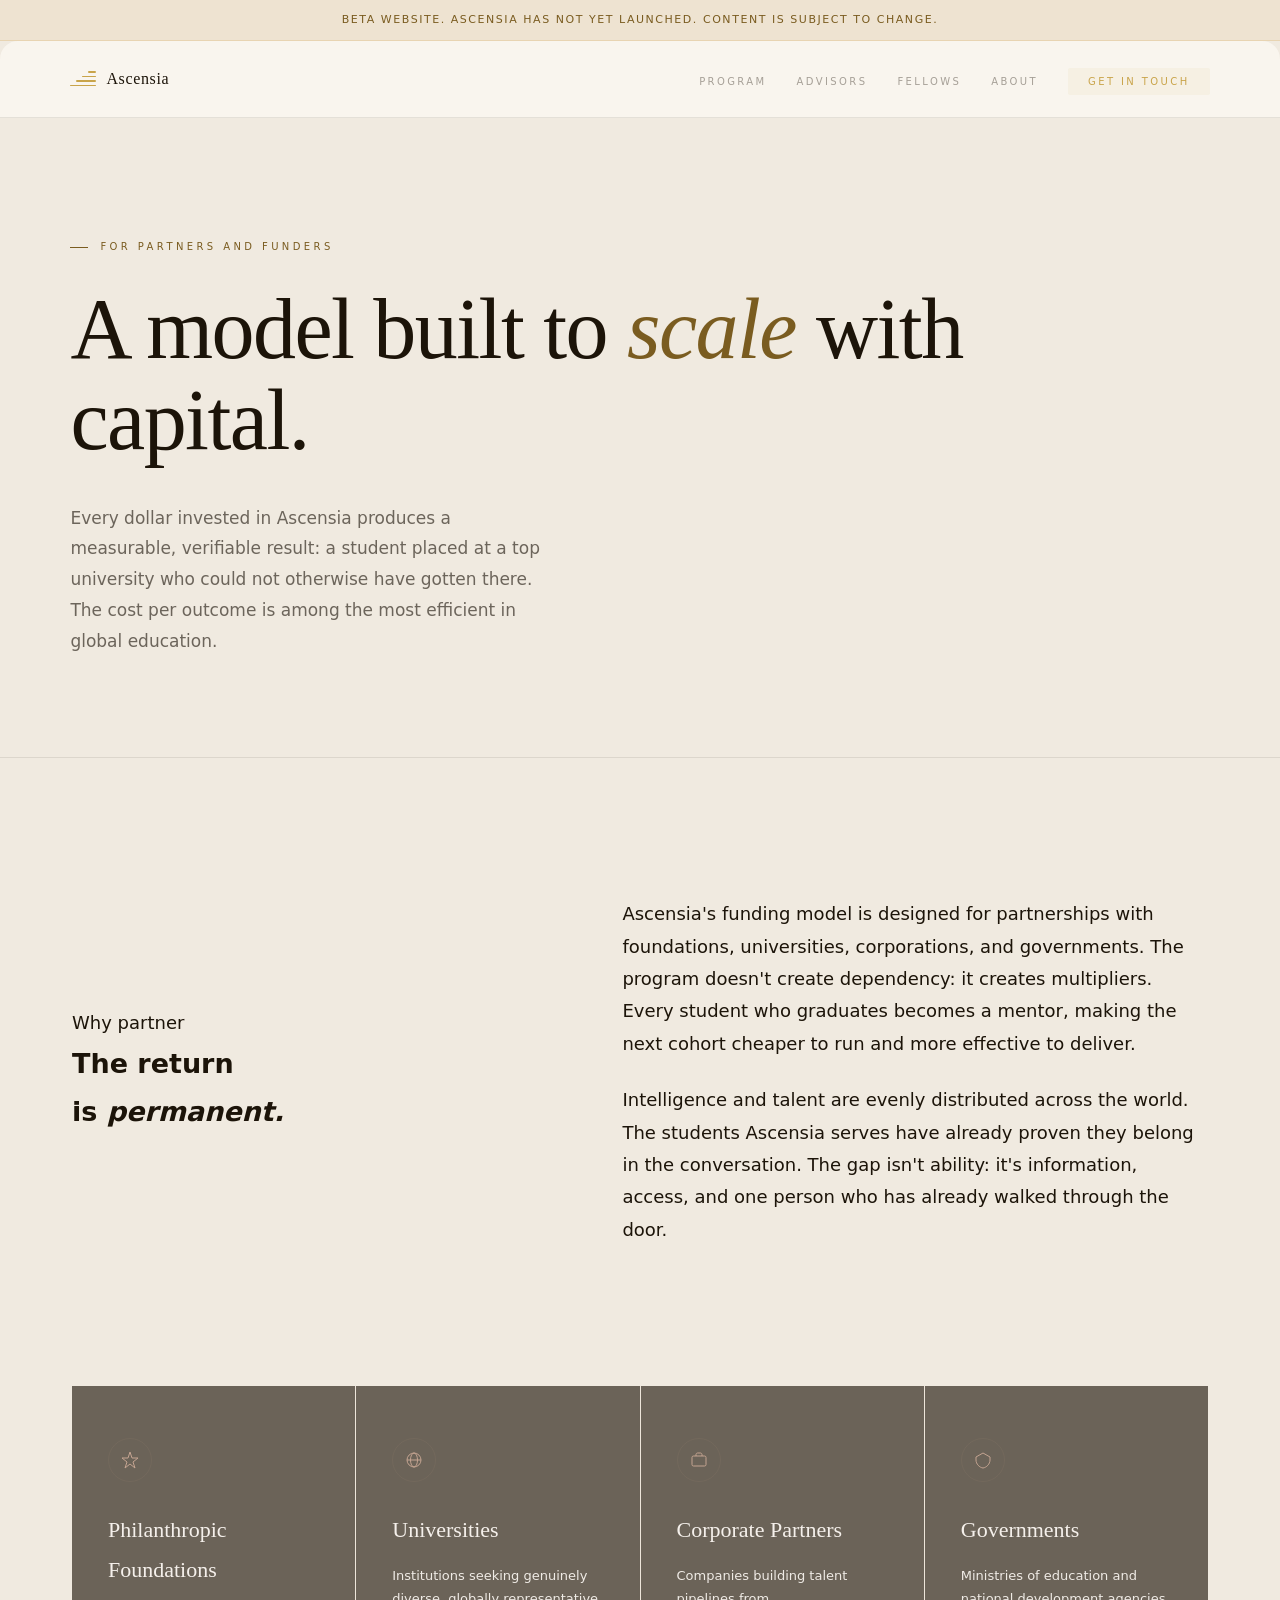
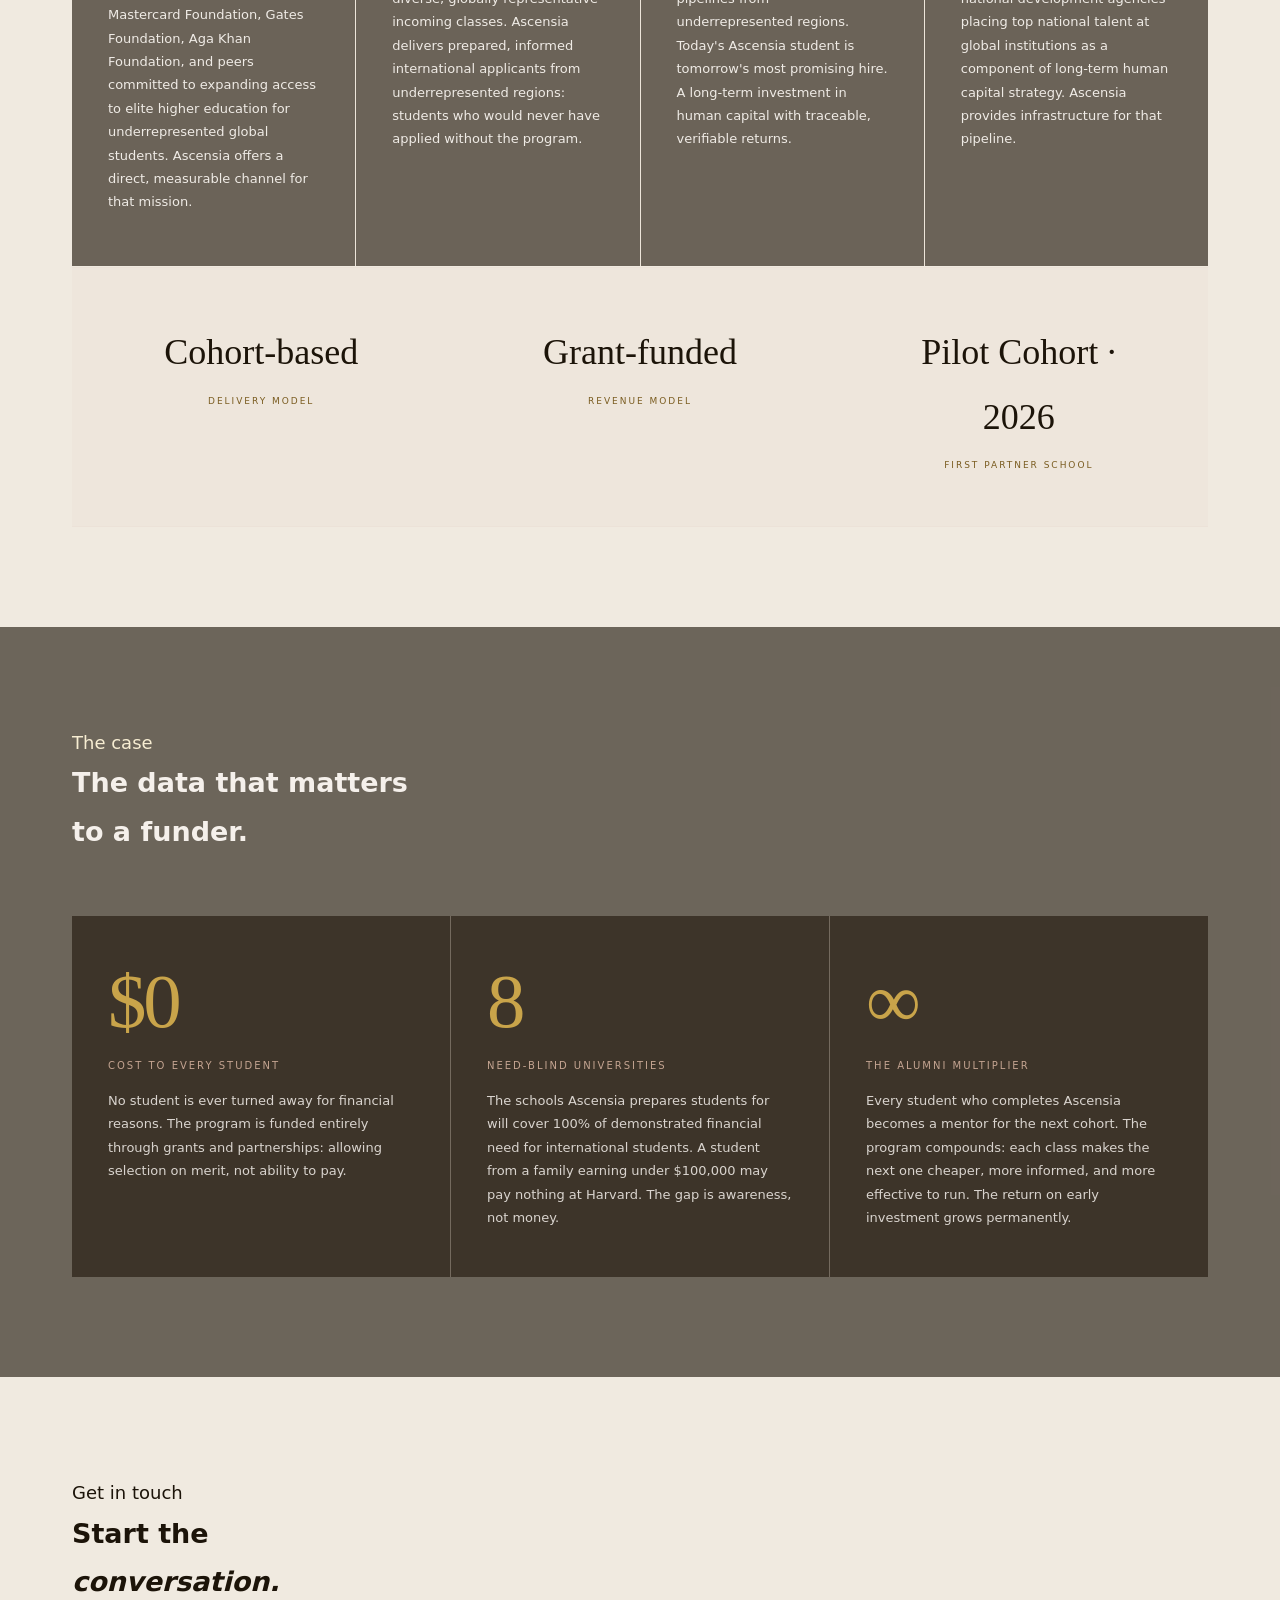
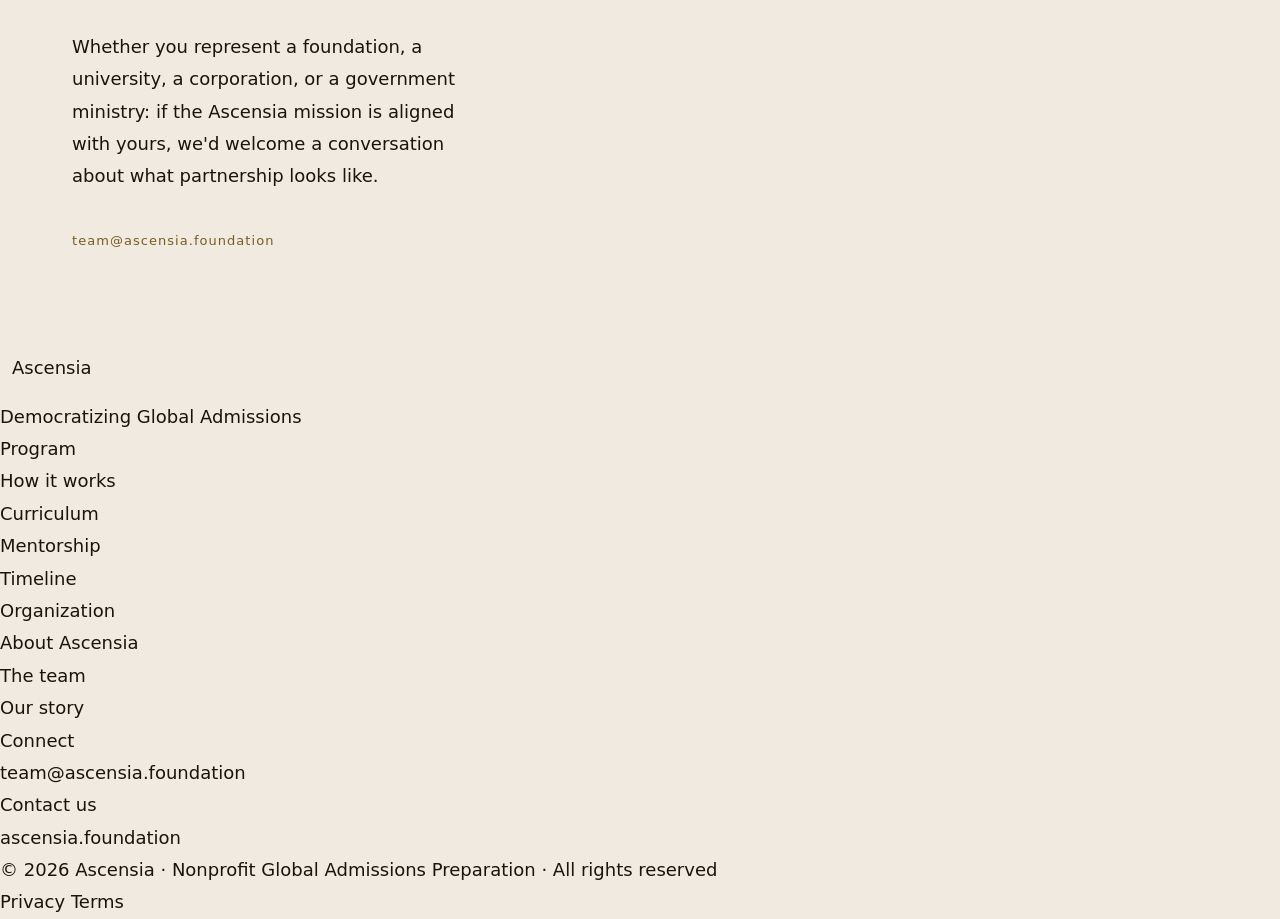
<file: partners.html>
<!DOCTYPE html>
<html lang="en">
<head>
<meta charset="UTF-8">
<meta name="viewport" content="width=device-width, initial-scale=1.0">
<title>For Partners and Funders | Ascensia</title>
<link rel="canonical" href="https://ascensia.foundation/partners.html">
<meta name="description" content="A model built to scale with capital. Every dollar produces a measurable result: a student placed at a top university who could not otherwise have gotten there.">

<!-- Open Graph -->
<meta property="og:type" content="website">
<meta property="og:site_name" content="Ascensia Fellowship">
<meta property="og:locale" content="en_US">
<meta property="og:url" content="https://ascensia.foundation/partners.html">
<meta property="og:title" content="For Partners and Funders | Ascensia">
<meta property="og:description" content="A model built to scale with capital. Every dollar produces a measurable result: a student placed at a top university who could not otherwise have gotten there.">
<meta property="og:image" content="https://ascensia.foundation/images/og-one.png">
<meta property="og:image:alt" content="Ascensia Fellowship">

<!-- Twitter -->
<meta name="twitter:card" content="summary_large_image">
<meta name="twitter:title" content="For Partners and Funders | Ascensia">
<meta name="twitter:description" content="A model built to scale with capital. Every dollar produces a measurable result: a student placed at a top university who could not otherwise have gotten there.">
<meta name="twitter:image" content="https://ascensia.foundation/images/og-one.png">
  <!-- Primary meta -->
<meta name="theme-color" content="#1E1714">
  <!-- Open Graph -->
<!-- Twitter / X -->
<!-- Security meta tags -->
  <meta http-equiv="X-Content-Type-Options" content="nosniff">
  <meta name="referrer" content="strict-origin-when-cross-origin">
  <!-- Favicon: ascending lines mark -->
  <link rel="icon" type="image/svg+xml" href="data:image/svg+xml,<svg xmlns='http://www.w3.org/2000/svg' viewBox='0 0 32 32'><rect width='32' height='32' fill='%231E1714'/><line x1='23' y1='7'  x2='29' y2='7'  stroke='%23D4A853' stroke-width='2.2' stroke-linecap='square'/><line x1='17' y1='13' x2='29' y2='13' stroke='%23D4A853' stroke-width='2.2' stroke-linecap='square'/><line x1='11' y1='19' x2='29' y2='19' stroke='%23D4A853' stroke-width='2.2' stroke-linecap='square'/><line x1='3'  y1='25' x2='29' y2='25' stroke='%23D4A853' stroke-width='2.2' stroke-linecap='square'/></svg>">
  <link rel="apple-touch-icon" href="data:image/svg+xml,<svg xmlns='http://www.w3.org/2000/svg' viewBox='0 0 32 32'><rect width='32' height='32' fill='%231E1714'/><line x1='23' y1='7'  x2='29' y2='7'  stroke='%23D4A853' stroke-width='2.2' stroke-linecap='square'/><line x1='17' y1='13' x2='29' y2='13' stroke='%23D4A853' stroke-width='2.2' stroke-linecap='square'/><line x1='11' y1='19' x2='29' y2='19' stroke='%23D4A853' stroke-width='2.2' stroke-linecap='square'/><line x1='3'  y1='25' x2='29' y2='25' stroke='%23D4A853' stroke-width='2.2' stroke-linecap='square'/></svg>">
  <!-- Font preconnect & preload (non-blocking) -->
  <link rel="preconnect" href="https://fonts.googleapis.com">
  <link rel="preconnect" href="https://fonts.gstatic.com" crossorigin>
  <link rel="preload" as="style" href="https://fonts.googleapis.com/css2?family=DM+Serif+Display:ital@0;1&family=Jost:wght@200;300;400;500&display=swap">
  <link rel="stylesheet" href="https://fonts.googleapis.com/css2?family=DM+Serif+Display:ital@0;1&family=Jost:wght@200;300;400;500&display=swap" media="print" onload="this.media='all'">
  <noscript><link rel="stylesheet" href="https://fonts.googleapis.com/css2?family=DM+Serif+Display:ital@0;1&family=Jost:wght@200;300;400;500&display=swap"></noscript>

<link rel="stylesheet" href="css/tokens.css">
<link rel="stylesheet" href="css/nav.css">
<link rel="stylesheet" href="css/animations.css">
<link rel="stylesheet" href="css/main.css">
<style>
.beta-banner {
  background: rgba(212,168,83,0.1);
  border-bottom: 0.5px solid rgba(212,168,83,0.25);
  padding: 10px var(--sp-lg);
  text-align: center;
  font-size: 11px;
  letter-spacing: 0.14em;
  text-transform: uppercase;
  color: var(--gold);
  font-family: var(--sans);
  font-weight: 400;
}

.partners-intro-section {
  padding: var(--sp-2xl) var(--sp-lg);
  display: grid;
  grid-template-columns: 1fr 1.3fr;
  gap: 100px;
  align-items: center;
}
.ptype-grid {
  display: grid;
  grid-template-columns: repeat(4,1fr);
  gap: 1px;
  background: rgba(196,164,145,0.08);
  margin-bottom: 1px;
}
.pcard {
  background: var(--ink-2);
  padding: 52px 36px;
  transition: background 0.35s;
  cursor: none;
}
.pcard:hover { background: #1a1512; }
.pcard-icon {
  width: 44px; height: 44px;
  border-radius: 50%;
  border: var(--line);
  display: flex; align-items: center; justify-content: center;
  margin-bottom: 28px;
  transition: border-color 0.3s, background 0.3s;
}
.pcard:hover .pcard-icon { border-color: var(--gold); background: rgba(212,168,83,0.08); }
.pcard-icon svg { width: 18px; height: 18px; stroke: var(--copper); fill: none; stroke-width: 1; }
.pcard:hover .pcard-icon svg { stroke: var(--gold); }
.pcard-title { font-family: var(--serif); font-size: 22px; font-weight: 400; color: var(--cream); margin-bottom: 14px; }
.pcard-text  { font-size: 13px; font-weight: 300; line-height: 1.8; color: rgba(245,240,235,0.35); }

.model-band {
  display: grid;
  grid-template-columns: 1fr 0.5px 1fr 0.5px 1fr;
  background: rgba(196,164,145,0.05);
  border-top: var(--line-dim);
  border-bottom: var(--line-dim);
}
.model-cell { padding: 52px; text-align: center; }
.model-divider { background: var(--line-dim); }
.model-big { font-family: var(--serif); font-size: clamp(22px,3vw,36px); font-weight: 300; color: var(--cream); margin-bottom: 8px; }
.model-label { font-size: 9px; letter-spacing: 0.22em; text-transform: uppercase; color: var(--copper); }

.efficiency-section {
  padding: var(--sp-xl) var(--sp-lg);
  background: var(--ink-2);
}
.efficiency-grid {
  display: grid;
  grid-template-columns: repeat(3,1fr);
  gap: 1px;
  background: rgba(196,164,145,0.08);
  margin-top: 60px;
}
.eff-card {
  background: var(--ink-2);
  padding: 48px 36px;
}
.eff-num {
  font-family: var(--serif);
  font-size: clamp(48px,6vw,80px);
  font-weight: 300;
  line-height: 1;
  letter-spacing: -0.04em;
  color: var(--gold);
  margin-bottom: 16px;
}
.eff-label { font-size: 10px; letter-spacing: 0.2em; text-transform: uppercase; color: var(--copper); margin-bottom: 14px; }
.eff-desc  { font-size: 13px; font-weight: 300; line-height: 1.8; color: rgba(245,240,235,0.4); }

/* Contact section */
#contact {
  padding: var(--sp-xl) var(--sp-lg);
  max-width: 640px;
}

@media(max-width:1100px){ .ptype-grid{grid-template-columns:repeat(2,1fr);} }
@media(max-width:900px){
  .partners-intro-section{grid-template-columns:1fr;gap:52px;}
  .ptype-grid{grid-template-columns:1fr;}
  .model-band{grid-template-columns:1fr;}
  .model-divider{display:none;}
  .efficiency-grid{grid-template-columns:1fr;}
  #contact{grid-template-columns:1fr;gap:60px;}
}
/* ── ضبط التباين ──────────────────────────────────────────────────────
   الصفحة اتصممت لثيم غامق لكن css/tokens.css بقى فاتح، فبقى فيه نص فاتح
   على خلفية فاتحة والعكس. القاعدة هنا: كل نص ياخد لون خلفيته الحقيقية.
   الدهبي على الفاتح اتغمّق (#7A5C20) عشان يعدي WCAG AA، وهو نفس الدهبي
   بتاع البراند #D4A853 بس أغمق.                                        */

/* أقسام بخلفية فاتحة -> نص غامق */
.beta-banner      { color:#7A5C20; }
.page-hero-label  { color:#7A5C20; }
.model-big        { color:var(--ink); }
.model-label      { color:#7A5C20; }

/* أقسام بخلفية غامقة -> نص فاتح */
.efficiency-section .section-eyebrow { color:#F7EDD2; }
.efficiency-section .section-heading { color:#F5F0EB; }
.efficiency-section .section-body    { color:rgba(245,240,235,.82); }
.pcard-text { color:rgba(245,240,235,.96); }
.eff-desc   { color:rgba(245,240,235,.85); }
</style>
<script type="application/ld+json">
{
  "@context": "https://schema.org",
  "@type": "BreadcrumbList",
  "itemListElement": [
    {
      "@type": "ListItem",
      "position": 1,
      "name": "Home",
      "item": "https://ascensia.foundation/"
    },
    {
      "@type": "ListItem",
      "position": 2,
      "name": "For Partners and Funders",
      "item": "https://ascensia.foundation/partners.html"
    }
  ]
}
</script>
<script type="application/ld+json">
{
  "@context": "https://schema.org",
  "@type": "WebPage",
  "@id": "https://ascensia.foundation/partners.html",
  "url": "https://ascensia.foundation/partners.html",
  "name": "For Partners and Funders",
  "description": "How foundations, universities, corporations and ministries can partner with Ascensia.",
  "isPartOf": {
    "@type": "WebSite",
    "name": "Ascensia Fellowship",
    "url": "https://ascensia.foundation"
  },
  "about": {
    "@id": "https://ascensia.foundation/#organization"
  },
  "inLanguage": "en"
}
</script>
<style>
/* ── تعريف المتغيرات الناقصة ─────────────────────────────────────────
   الصفحة دي بتستخدم 6 متغيرات مش معرّفة في css/tokens.css، فكانت بترجع
   فاضية. القيم دي مستخرجة من الـ rgba المكتوبة جوه الصفحة نفسها:
     rgba(245,240,235,…)  ->  --cream   #F5F0EB
     rgba(196,164,145,…)  ->  --copper  #C4A491
   والـ alpha في --line / --line-dim مأخوذة من نفس الصفحة (0.08 و 0.05).
   مفيش أي لون من اختياري هنا.                                        */
:root{
  --cream:    #F5F0EB;
  --copper:   #C4A491;
  --line:     0.5px solid rgba(196,164,145,0.08);
  --line-dim: 0.5px solid rgba(196,164,145,0.05);
  --sp-xl:    100px;   /* مكملة لسلسلة tokens.css: sm 20 / md 40 / lg 72 */
  --sp-2xl:   140px;
}
</style>
</head>
<body>
<div id="cursor"></div>
<div id="cursor-ring"></div>
<div class="beta-banner">Beta website. Ascensia has not yet launched. Content is subject to change.</div>
<nav class="nav">
  <a href="index.html" class="nav-logo">
    <div class="nav-logo-mark"><span></span><span></span><span></span><span></span></div>
    Ascensia
  </a>
  <ul class="nav-links">
    <li><a href="program.html">Program</a></li>
    <li><a href="advisors.html">Advisors</a></li>
    <li><a href="fellows.html">Fellows</a></li>
    <li><a href="about.html">About</a></li>
    <li><a href="mailto:team@ascensia.foundation" class="nav-cta">Get in touch</a></li>
  </ul>
  <button class="nav-burger" aria-label="Menu"><span></span><span></span><span></span></button>
</nav>

<div class="nav-mobile">
  <a href="program.html">Program</a>
  <a href="advisors.html">Advisors</a>
  <a href="fellows.html">Fellows</a>
  <a href="about.html">About</a>
  <a href="mailto:team@ascensia.foundation">Contact</a>
</div>

    <main id="main">

<div class="page-hero">
  <p class="page-hero-label">For Partners and Funders</p>
  <h1>
    <span class="hero-line-wrap"><span class="hero-line-inner" style="animation-delay:.5s">A model built</span></span>
    <span class="hero-line-wrap"><span class="hero-line-inner" style="animation-delay:.68s">to <span style="font-style:italic;color:#7A5C20">scale</span> with capital.</span></span>
  </h1>
  <p class="page-hero-sub">Every dollar invested in Ascensia produces a measurable, verifiable result: a student placed at a top university who could not otherwise have gotten there. The cost per outcome is among the most efficient in global education.</p>
</div>

<section class="partners-intro-section">
  <div class="reveal">
    <div class="section-eyebrow">Why partner</div>
    <h2 class="section-heading">The return<br>is <em>permanent.</em></h2>
  </div>
  <div class="reveal r-d2">
    <p class="section-body" style="margin-bottom:24px">Ascensia's funding model is designed for partnerships with foundations, universities, corporations, and governments. The program doesn't create dependency: it creates multipliers. Every student who graduates becomes a mentor, making the next cohort cheaper to run and more effective to deliver.</p>
    <p class="section-body">Intelligence and talent are evenly distributed across the world. The students Ascensia serves have already proven they belong in the conversation. The gap isn't ability: it's information, access, and one person who has already walked through the door.</p>
  </div>
</section>

<!-- Partner types -->
<section style="padding:0 var(--sp-lg) var(--sp-xl)">
  <div class="ptype-grid">
    <div class="pcard reveal">
      <div class="pcard-icon"><svg viewBox="0 0 18 18"><path d="M9 1L11 7H17L12 11L14 17L9 13L4 17L6 11L1 7H7L9 1Z"/></svg></div>
      <h3 class="pcard-title">Philanthropic Foundations</h3>
      <p class="pcard-text">Mastercard Foundation, Gates Foundation, Aga Khan Foundation, and peers committed to expanding access to elite higher education for underrepresented global students. Ascensia offers a direct, measurable channel for that mission.</p>
    </div>
    <div class="pcard reveal r-d1">
      <div class="pcard-icon"><svg viewBox="0 0 18 18"><circle cx="9" cy="9" r="7"/><ellipse cx="9" cy="9" rx="3.5" ry="7"/><line x1="2" y1="9" x2="16" y2="9"/></svg></div>
      <h3 class="pcard-title">Universities</h3>
      <p class="pcard-text">Institutions seeking genuinely diverse, globally representative incoming classes. Ascensia delivers prepared, informed international applicants from underrepresented regions: students who would never have applied without the program.</p>
    </div>
    <div class="pcard reveal r-d2">
      <div class="pcard-icon"><svg viewBox="0 0 18 18"><rect x="2" y="5" width="14" height="10" rx="1.5"/><path d="M6 5V3.5C6 2.7 6.7 2 7.5 2h3C11.3 2 12 2.7 12 3.5V5"/></svg></div>
      <h3 class="pcard-title">Corporate Partners</h3>
      <p class="pcard-text">Companies building talent pipelines from underrepresented regions. Today's Ascensia student is tomorrow's most promising hire. A long-term investment in human capital with traceable, verifiable returns.</p>
    </div>
    <div class="pcard reveal r-d3">
      <div class="pcard-icon"><svg viewBox="0 0 18 18"><path d="M9 2L2 6V9C2 13 5.5 16.5 9 17C12.5 16.5 16 13 16 9V6L9 2Z"/></svg></div>
      <h3 class="pcard-title">Governments</h3>
      <p class="pcard-text">Ministries of education and national development agencies placing top national talent at global institutions as a component of long-term human capital strategy. Ascensia provides infrastructure for that pipeline.</p>
    </div>
  </div>

  <div class="model-band reveal">
    <div class="model-cell">
      <div class="model-big">Cohort-based</div>
      <div class="model-label">Delivery model</div>
    </div>
    <div class="model-divider"></div>
    <div class="model-cell">
      <div class="model-big">Grant-funded</div>
      <div class="model-label">Revenue model</div>
    </div>
    <div class="model-divider"></div>
    <div class="model-cell">
      <div class="model-big">Pilot Cohort · 2026</div>
      <div class="model-label">First partner school</div>
    </div>
  </div>
</section>

<!-- Efficiency -->
<section class="efficiency-section">
  <div class="reveal">
    <div class="section-eyebrow gold">The case</div>
    <h2 class="section-heading">The data that matters<br>to a funder.</h2>
  </div>
  <div class="efficiency-grid">
    <div class="eff-card reveal">
      <div class="eff-num">$0</div>
      <div class="eff-label">Cost to every student</div>
      <p class="eff-desc">No student is ever turned away for financial reasons. The program is funded entirely through grants and partnerships: allowing selection on merit, not ability to pay.</p>
    </div>
    <div class="eff-card reveal r-d1">
      <div class="eff-num">8</div>
      <div class="eff-label">Need-blind universities</div>
      <p class="eff-desc">The schools Ascensia prepares students for will cover 100% of demonstrated financial need for international students. A student from a family earning under $100,000 may pay nothing at Harvard. The gap is awareness, not money.</p>
    </div>
    <div class="eff-card reveal r-d2">
      <div class="eff-num">∞</div>
      <div class="eff-label">The alumni multiplier</div>
      <p class="eff-desc">Every student who completes Ascensia becomes a mentor for the next cohort. The program compounds: each class makes the next one cheaper, more informed, and more effective to run. The return on early investment grows permanently.</p>
    </div>
  </div>
</section>

<!-- Contact -->
<section id="contact">
  <div class="reveal">
    <div class="section-eyebrow rose">Get in touch</div>
    <h2 class="section-heading">
      Start the<br><em>conversation.</em>
    </h2>
    <p class="section-body" style="margin-top:24px;max-width:400px">
      Whether you represent a foundation, a university, a corporation, or a government ministry: if the Ascensia mission is aligned with yours, we'd welcome a conversation about what partnership looks like.
    </p>
    <div style="margin-top:36px">
      <p style="font-size:13px;color:#7A5C20;letter-spacing:0.08em">team@ascensia.foundation</p>
    </div>
  </div>
  </section>

</main>

<footer id="main-footer"></footer>
<script src="js/main.js"></script>
<script src="js/cursor.js"></script>
<script src="js/scroll.js"></script>
</body>
</html>
</file>
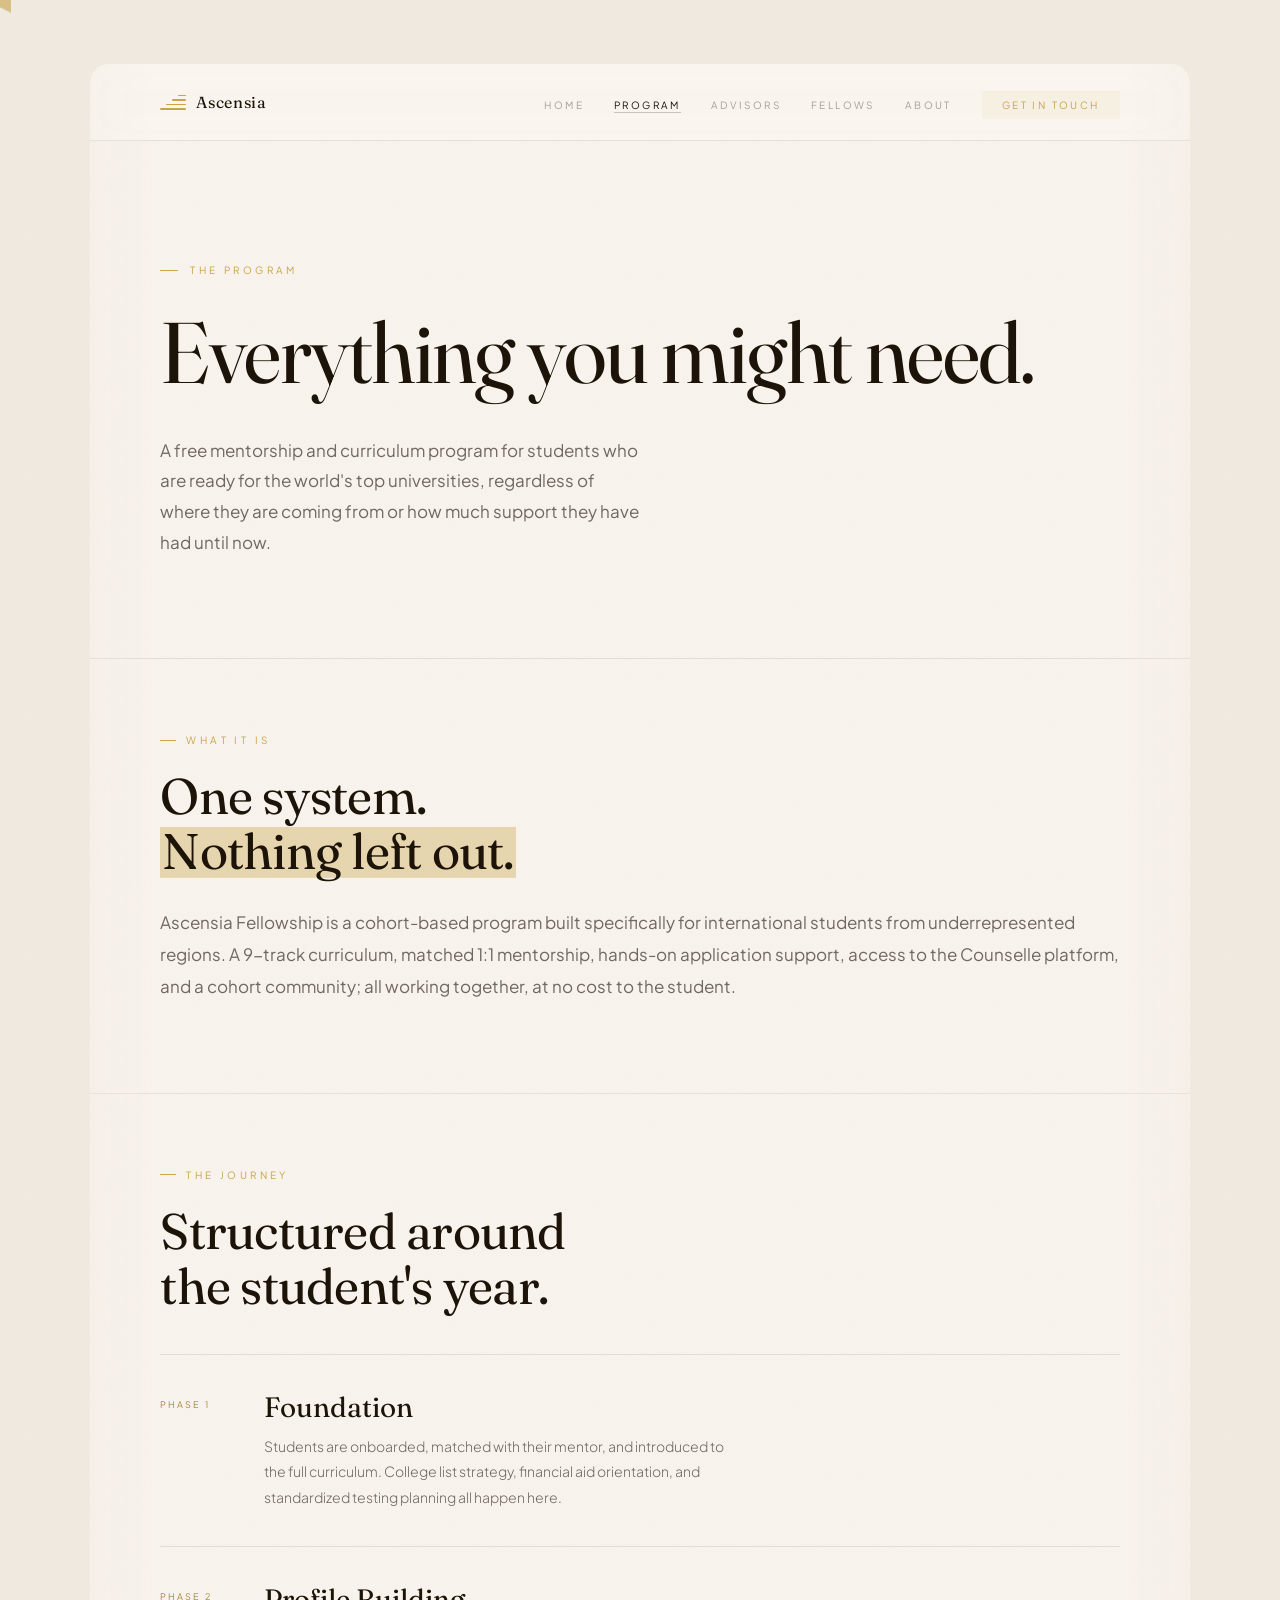
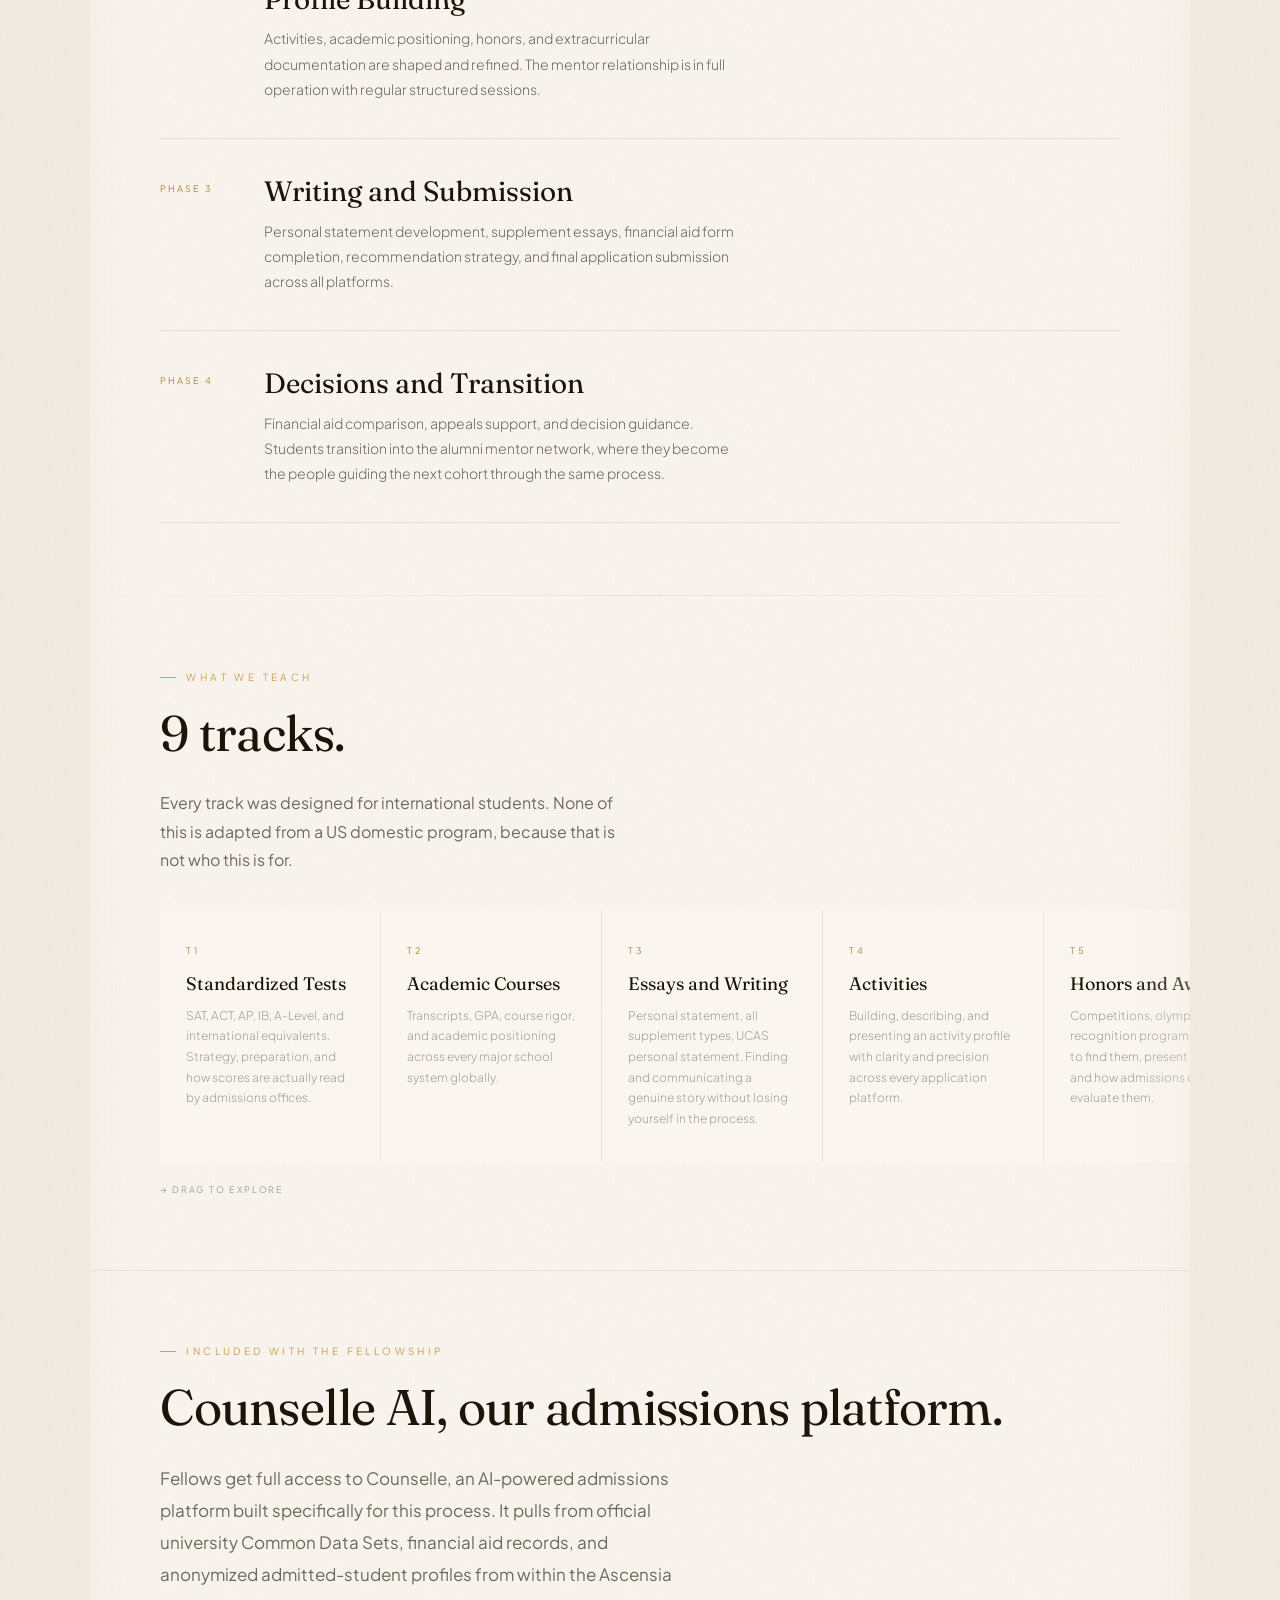
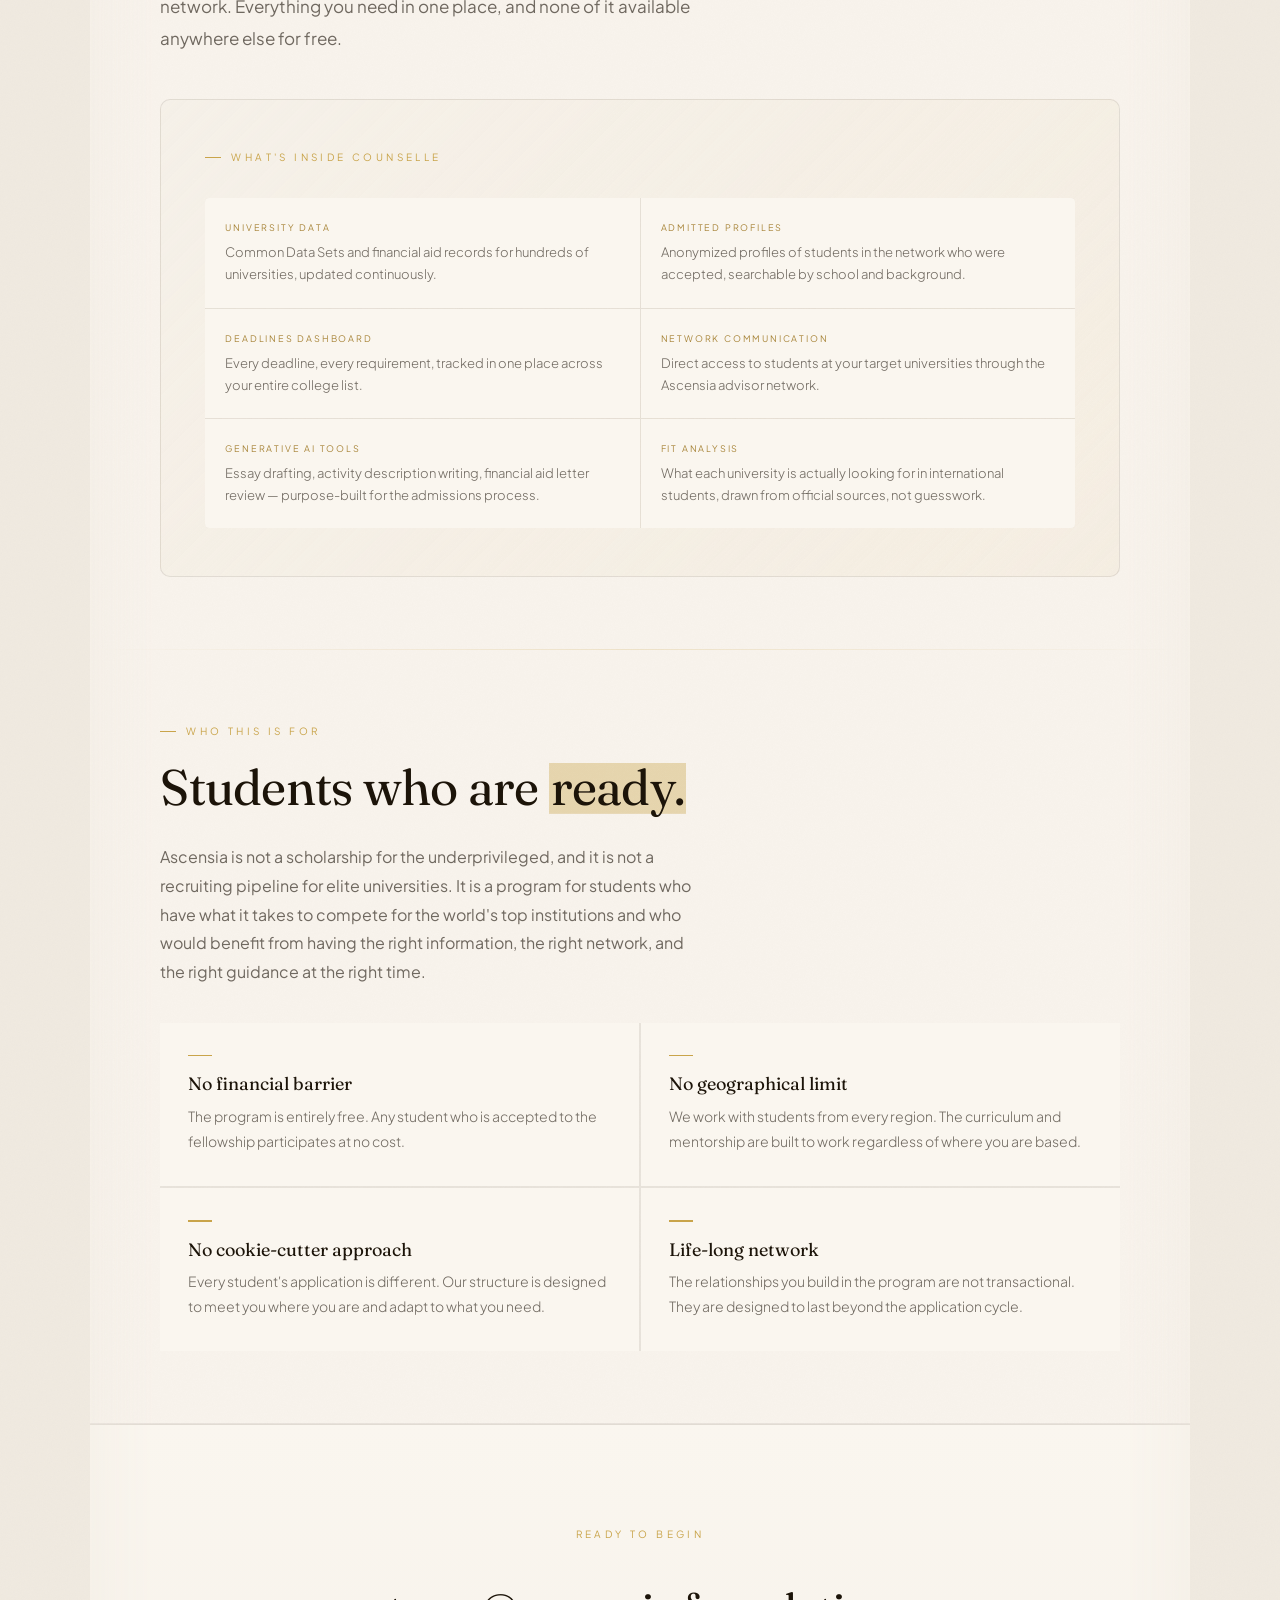
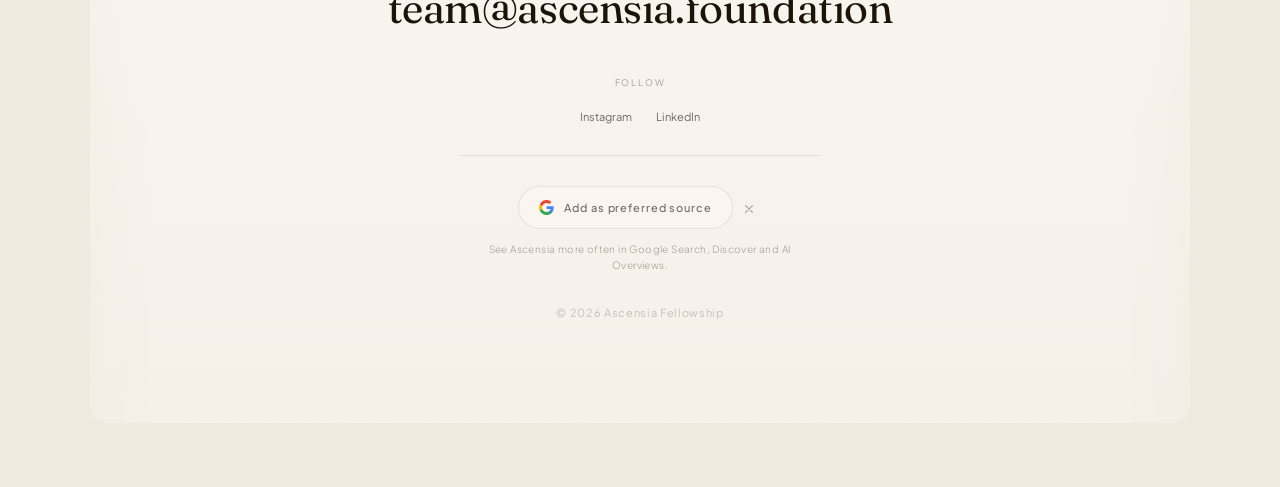
<file: program.html>
<!DOCTYPE html>
<html lang="en">
<head>
<meta charset="UTF-8">
<meta name="viewport" content="width=device-width, initial-scale=1.0">
<title>The Program — 9-Track Admissions Curriculum | Ascensia</title>
<link rel="canonical" href="https://ascensia.foundation/program.html">
<meta name="description" content="Ascensia's free 9-track admissions curriculum for international students: standardized tests, essays, financial aid, college lists, activities and application platforms.">

<!-- Open Graph -->
<meta property="og:type" content="website">
<meta property="og:site_name" content="Ascensia Fellowship">
<meta property="og:locale" content="en_US">
<meta property="og:url" content="https://ascensia.foundation/program.html">
<meta property="og:title" content="The Program — 9-Track Admissions Curriculum | Ascensia">
<meta property="og:description" content="Ascensia's free 9-track admissions curriculum for international students: standardized tests, essays, financial aid, college lists, activities and application platforms.">
<meta property="og:image" content="https://ascensia.foundation/images/og-one.png">
<meta property="og:image:alt" content="Ascensia Fellowship">

<!-- Twitter -->
<meta name="twitter:card" content="summary_large_image">
<meta name="twitter:title" content="The Program — 9-Track Admissions Curriculum | Ascensia">
<meta name="twitter:description" content="Ascensia's free 9-track admissions curriculum for international students: standardized tests, essays, financial aid, college lists, activities and application platforms.">
<meta name="twitter:image" content="https://ascensia.foundation/images/og-one.png">
<link rel="icon" type="image/png" href="/favicon.png">
<link rel="preconnect" href="https://fonts.googleapis.com">
<link rel="preconnect" href="https://fonts.gstatic.com" crossorigin>
<link href="https://fonts.googleapis.com/css2?family=Fraunces:ital,opsz,wght@0,9..144,300;0,9..144,400;0,9..144,600;1,9..144,400&family=Plus+Jakarta+Sans:wght@300;400;500&display=swap" rel="stylesheet">
<link rel="stylesheet" href="css/tokens.css">
<link rel="stylesheet" href="css/nav.css">
<link rel="stylesheet" href="css/animations.css">
<link rel="stylesheet" href="css/main.css">
<link rel="stylesheet" href="css/svg-decorations.css">
<style>
.tracks-wrap{
  overflow-x:auto;scrollbar-width:none;
  padding:0 var(--sheet-pad) 8px;
  -webkit-overflow-scrolling:touch;
}
.tracks-wrap::-webkit-scrollbar{display:none;}
.tracks-row{
  display:flex;gap:1px;
  background:rgba(28,20,9,.07);
  min-width:max-content;
}
.track-card{
  background:var(--sheet-bg);padding:32px 26px;
  width:220px;flex-shrink:0;
  transition:background .3s;
  position:relative;overflow:hidden;
}
.track-card::before{
  content:'';position:absolute;top:0;left:0;right:0;height:1.5px;
  background:var(--gold);transform:scaleX(0);transform-origin:left;
  transition:transform .45s var(--ease);
}
.track-card:hover{background:var(--sheet-bg-alt);}
.track-card:hover::before{transform:scaleX(1);}
.track-num{
  font-family:var(--sans);font-size:9px;letter-spacing:.24em;
  text-transform:uppercase;color:var(--gold-dim);margin-bottom:14px;
}
.track-title{
  font-family:var(--serif);font-size:18px;font-weight:400;
  color:var(--ink);margin-bottom:10px;line-height:1.25;
}
.track-desc{
  font-family:var(--sans);font-size:12px;font-weight:300;
  line-height:1.72;color:var(--ink-3);
}

.timeline{position:relative;padding-left:0;}
.tl-item{
  display:grid;grid-template-columns:80px 1fr;
  gap:24px;padding:36px 0;
  border-top:var(--rule);
}
.tl-item:last-child{border-bottom:var(--rule);}
.tl-phase{
  font-family:var(--sans);font-size:9px;letter-spacing:.22em;
  text-transform:uppercase;color:var(--gold-dim);
  padding-top:6px;
}
.tl-title{
  font-family:var(--serif);font-size:clamp(20px,2.8vw,28px);
  font-weight:400;color:var(--ink);margin-bottom:10px;line-height:1.2;
}
.tl-body{
  font-family:var(--sans);font-size:14px;font-weight:300;
  line-height:1.8;color:var(--ink-2);max-width:480px;
}
.tl-tag{
  display:inline-block;margin-top:12px;
  font-family:var(--sans);font-size:9px;letter-spacing:.16em;text-transform:uppercase;
  color:var(--ink);background:var(--gold-faint);
  padding:4px 12px;border-radius:2px;
  border:.5px solid rgba(201,164,74,.2);
}

.who-grid{
  display:grid;grid-template-columns:1fr 1fr;
  gap:2px;background:rgba(28,20,9,.07);
  margin-top:36px;
}
.who-fact{
  background:var(--sheet-bg);padding:32px 28px;
  transition:background .3s;
}
.who-fact:hover{background:var(--sheet-bg-alt);}
.who-bar{
  width:24px;height:1.5px;background:var(--gold);
  margin-bottom:16px;transition:width .4s var(--ease);
}
.who-fact:hover .who-bar{width:44px;}
.who-title{
  font-family:var(--serif);font-size:18px;font-weight:400;
  color:var(--ink);margin-bottom:8px;line-height:1.3;
}
.who-text{
  font-family:var(--sans);font-size:14px;font-weight:300;
  line-height:1.8;color:var(--ink-2);
}

/* counselle section */
.counselle-card{
  background:linear-gradient(135deg,var(--sheet-bg-alt) 0%,rgba(201,164,74,.06) 100%);
  border:var(--rule);border-radius:10px;
  padding:48px 44px;margin-top:44px;
  position:relative;overflow:hidden;
}
.counselle-features{
  display:grid;grid-template-columns:1fr 1fr;
  gap:1px;background:rgba(28,20,9,.07);
  margin-top:32px;border-radius:4px;overflow:hidden;
}
.cf-item{
  background:var(--sheet-bg);padding:22px 20px;
  font-family:var(--sans);font-size:13px;font-weight:300;
  line-height:1.7;color:var(--ink-2);
  transition:background .2s;
}
.cf-item:hover{background:var(--sheet-bg-alt);}
.cf-label{
  font-family:var(--sans);font-size:9px;font-weight:400;
  letter-spacing:.2em;text-transform:uppercase;color:var(--gold-dim);
  margin-bottom:6px;
}

@media(max-width:700px){
  .tl-item{grid-template-columns:60px 1fr;gap:16px;}
  .who-grid{grid-template-columns:1fr;}
  .counselle-features{grid-template-columns:1fr;}
  .counselle-card{padding:32px 24px;}
}
</style>

<script type="application/ld+json">
{
  "@context": "https://schema.org",
  "@type": "SiteNavigationElement",
  "name": ["Program", "Advisors", "Fellows", "About"],
  "url": [
    "https://ascensia.foundation/program.html",
    "https://ascensia.foundation/advisors.html",
    "https://ascensia.foundation/fellows.html",
    "https://ascensia.foundation/about.html"
  ]
}
</script>

<script type="application/ld+json">
{
  "@context": "https://schema.org",
  "@type": "BreadcrumbList",
  "itemListElement": [
    {
      "@type": "ListItem",
      "position": 1,
      "name": "Home",
      "item": "https://ascensia.foundation/"
    },
    {
      "@type": "ListItem",
      "position": 2,
      "name": "The Program",
      "item": "https://ascensia.foundation/program.html"
    }
  ]
}
</script>
<script type="application/ld+json">
{
  "@context": "https://schema.org",
  "@type": "WebPage",
  "@id": "https://ascensia.foundation/program.html",
  "url": "https://ascensia.foundation/program.html",
  "name": "The Program",
  "description": "Ascensia’s free nine-track admissions curriculum, delivered in four phases: Foundation, Profile Building, Writing and Submission, and Decisions and Transition.",
  "isPartOf": {
    "@type": "WebSite",
    "name": "Ascensia Fellowship",
    "url": "https://ascensia.foundation"
  },
  "about": {
    "@id": "https://ascensia.foundation/#organization"
  },
  "inLanguage": "en"
}
</script>
<script type="application/ld+json">
{
  "@context": "https://schema.org",
  "@type": "EducationalOccupationalProgram",
  "@id": "https://ascensia.foundation/program.html#program",
  "name": "The Ascensia Fellowship Program",
  "description": "A free nine-track university admissions curriculum for underserved and international students, delivered in four phases with one-to-one mentorship from students at top global universities.",
  "url": "https://ascensia.foundation/program.html",
  "provider": {
    "@id": "https://ascensia.foundation/#organization"
  },
  "educationalProgramMode": "online",
  "programPrerequisites": "Open to high school students preparing to apply to universities.",
  "offers": {
    "@type": "Offer",
    "price": "0",
    "priceCurrency": "USD",
    "availability": "https://schema.org/LimitedAvailability",
    "category": "Free"
  },
  "hasCourse": [
    {
      "@type": "Course",
      "name": "T1: Standardized Tests",
      "description": "SAT, ACT, AP, IB, A-Level, and international equivalents. Strategy, preparation, and how scores are actually read by admissions offices.",
      "provider": {
        "@id": "https://ascensia.foundation/#organization"
      },
      "courseMode": "online",
      "isAccessibleForFree": true,
      "offers": {
        "@type": "Offer",
        "price": "0",
        "priceCurrency": "USD",
        "category": "Free"
      }
    },
    {
      "@type": "Course",
      "name": "T2: Academic Courses",
      "description": "Transcripts, GPA, course rigor, and academic positioning across every major school system globally.",
      "provider": {
        "@id": "https://ascensia.foundation/#organization"
      },
      "courseMode": "online",
      "isAccessibleForFree": true,
      "offers": {
        "@type": "Offer",
        "price": "0",
        "priceCurrency": "USD",
        "category": "Free"
      }
    },
    {
      "@type": "Course",
      "name": "T3: Essays and Writing",
      "description": "Personal statement, all supplement types, UCAS personal statement. Finding and communicating a genuine story.",
      "provider": {
        "@id": "https://ascensia.foundation/#organization"
      },
      "courseMode": "online",
      "isAccessibleForFree": true,
      "offers": {
        "@type": "Offer",
        "price": "0",
        "priceCurrency": "USD",
        "category": "Free"
      }
    },
    {
      "@type": "Course",
      "name": "T4: Activities",
      "description": "Building, describing, and presenting an activity profile with clarity and precision across every application platform.",
      "provider": {
        "@id": "https://ascensia.foundation/#organization"
      },
      "courseMode": "online",
      "isAccessibleForFree": true,
      "offers": {
        "@type": "Offer",
        "price": "0",
        "priceCurrency": "USD",
        "category": "Free"
      }
    },
    {
      "@type": "Course",
      "name": "T5: Honors and Awards",
      "description": "Competitions, olympiads, recognition programs. How to find them, present them, and how admissions offices evaluate them.",
      "provider": {
        "@id": "https://ascensia.foundation/#organization"
      },
      "courseMode": "online",
      "isAccessibleForFree": true,
      "offers": {
        "@type": "Offer",
        "price": "0",
        "priceCurrency": "USD",
        "category": "Free"
      }
    },
    {
      "@type": "Course",
      "name": "T6: Application Platforms",
      "description": "Common App, QuestBridge, UCAS, Coalition, and all major platforms. Every section, every deadline.",
      "provider": {
        "@id": "https://ascensia.foundation/#organization"
      },
      "courseMode": "online",
      "isAccessibleForFree": true,
      "offers": {
        "@type": "Offer",
        "price": "0",
        "priceCurrency": "USD",
        "category": "Free"
      }
    },
    {
      "@type": "Course",
      "name": "T7: College List",
      "description": "Building a balanced, realistic and ambitious list of target universities.",
      "provider": {
        "@id": "https://ascensia.foundation/#organization"
      },
      "courseMode": "online",
      "isAccessibleForFree": true,
      "offers": {
        "@type": "Offer",
        "price": "0",
        "priceCurrency": "USD",
        "category": "Free"
      }
    },
    {
      "@type": "Course",
      "name": "T8: Non-US Admissions",
      "description": "UK, Canada, Europe, Australia, and other systems. Complete coverage for students building a genuinely global list.",
      "provider": {
        "@id": "https://ascensia.foundation/#organization"
      },
      "courseMode": "online",
      "isAccessibleForFree": true,
      "offers": {
        "@type": "Offer",
        "price": "0",
        "priceCurrency": "USD",
        "category": "Free"
      }
    },
    {
      "@type": "Course",
      "name": "T9: Financial Aid",
      "description": "Need-blind vs need-aware, CSS Profile, appeals, aid comparison. What full coverage actually means and how to get it.",
      "provider": {
        "@id": "https://ascensia.foundation/#organization"
      },
      "courseMode": "online",
      "isAccessibleForFree": true,
      "offers": {
        "@type": "Offer",
        "price": "0",
        "priceCurrency": "USD",
        "category": "Free"
      }
    }
  ]
}
</script>
<script type="application/ld+json">
{
  "@context": "https://schema.org",
  "@type": "ItemList",
  "name": "Ascensia Fellowship program phases",
  "itemListOrder": "https://schema.org/ItemListOrderAscending",
  "numberOfItems": 4,
  "itemListElement": [
    {
      "@type": "ListItem",
      "position": 1,
      "name": "Foundation"
    },
    {
      "@type": "ListItem",
      "position": 2,
      "name": "Profile Building"
    },
    {
      "@type": "ListItem",
      "position": 3,
      "name": "Writing and Submission"
    },
    {
      "@type": "ListItem",
      "position": 4,
      "name": "Decisions and Transition"
    }
  ]
}
</script>
</head>
<body>
<div id="cur"></div>
<div id="cur-r"></div>

<div class="page-wrap">
  <div class="blob blob-1"></div>
  <div class="blob blob-2"></div>

  <div class="sheet">
    <nav class="nav">
      <a href="index.html" class="nav-logo">
        <div class="nav-logo-mark"><span></span><span></span><span></span><span></span></div>
        Ascensia
      </a>
      <ul class="nav-links">
        <li><a href="index.html">Home</a></li>
        <li><a href="program.html" class="active">Program</a></li>
        <li><a href="advisors.html">Advisors</a></li>
        <li><a href="fellows.html">Fellows</a></li>
        <li><a href="about.html">About</a></li>
        <li><a href="mailto:team@ascensia.foundation" class="nav-cta">Get in touch</a></li>
      </ul>
      <button class="nav-burger" aria-label="Menu"><span></span><span></span><span></span></button>
    </nav>

    <main id="main">

    <!-- HERO -->
    <div class="page-hero" style="position:relative;overflow:hidden;">
      <p class="page-hero-label">The Program</p>
      <h1>
        <span class="hero-line"><span>Everything you might need.</span></span>
      </h1>
      <p class="page-hero-sub">
        A free mentorship and curriculum program for students who are ready for the world's top universities, regardless of where they are coming from or how much support they have had until now.
      </p>
    </div>

    <!-- INTRO -->
    <section class="pad" style="position:relative;overflow:hidden;">
      <p class="eyebrow r">What it is</p>
      <h2 class="section-h r r-d1">One system.<br><span class="mk">Nothing left out.</span></h2>
      <p class="r r-d2" style="font-size:17px;line-height:1.88;color:var(--ink-2);margin-bottom:18px;">
        Ascensia Fellowship is a cohort-based program built specifically for international students from underrepresented regions. A 9-track curriculum, matched 1:1 mentorship, hands-on application support, access to the Counselle platform, and a cohort community; all working together, at no cost to the student.
      </p>

    </section>

    <div class="rule"></div>

    <!-- TIMELINE -->
    <section class="pad" id="timeline" style="position:relative;overflow:hidden;">
      <p class="eyebrow r">The journey</p>
      <h2 class="section-h r r-d1">Structured around<br>the student's year.</h2>
      <div class="timeline" style="margin-top:40px;">
        <div class="tl-item r">
          <div class="tl-phase">Phase 1</div>
          <div>
            <h3 class="tl-title">Foundation</h3>
            <p class="tl-body">Students are onboarded, matched with their mentor, and introduced to the full curriculum. College list strategy, financial aid orientation, and standardized testing planning all happen here.</p>
          </div>
        </div>
        <div class="tl-item r r-d1">
          <div class="tl-phase">Phase 2</div>
          <div>
            <h3 class="tl-title">Profile Building</h3>
            <p class="tl-body">Activities, academic positioning, honors, and extracurricular documentation are shaped and refined. The mentor relationship is in full operation with regular structured sessions.</p>
          </div>
        </div>
        <div class="tl-item r r-d2">
          <div class="tl-phase">Phase 3</div>
          <div>
            <h3 class="tl-title">Writing and Submission</h3>
            <p class="tl-body">Personal statement development, supplement essays, financial aid form completion, recommendation strategy, and final application submission across all platforms.</p>
          </div>
        </div>
        <div class="tl-item r r-d3">
          <div class="tl-phase">Phase 4</div>
          <div>
            <h3 class="tl-title">Decisions and Transition</h3>
            <p class="tl-body">Financial aid comparison, appeals support, and decision guidance. Students transition into the alumni mentor network, where they become the people guiding the next cohort through the same process.</p>
          </div>
        </div>
      </div>
    </section>

    <div class="rule-warm"></div>

    <!-- CURRICULUM TRACKS -->
    <section id="curriculum" style="padding:72px 0;position:relative;overflow:hidden;">
      <div style="padding:0 var(--sheet-pad);margin-bottom:36px;">
        <p class="eyebrow r">What we teach</p>
        <h2 class="section-h r r-d1">9 tracks.</h2>
        <p class="r r-d2" style="font-size:16px;line-height:1.8;color:var(--ink-2);max-width:480px;">
          Every track was designed for international students. None of this is adapted from a US domestic program, because that is not who this is for.
        </p>
      </div>

      <div class="tracks-wrap">
        <div class="tracks-row">
          <div class="track-card r"><div class="track-num">T1</div><h3 class="track-title">Standardized Tests</h3><p class="track-desc">SAT, ACT, AP, IB, A-Level, and international equivalents. Strategy, preparation, and how scores are actually read by admissions offices.</p></div>
          <div class="track-card r r-d1"><div class="track-num">T2</div><h3 class="track-title">Academic Courses</h3><p class="track-desc">Transcripts, GPA, course rigor, and academic positioning across every major school system globally.</p></div>
          <div class="track-card r r-d2"><div class="track-num">T3</div><h3 class="track-title">Essays and Writing</h3><p class="track-desc">Personal statement, all supplement types, UCAS personal statement. Finding and communicating a genuine story without losing yourself in the process.</p></div>
          <div class="track-card r r-d3"><div class="track-num">T4</div><h3 class="track-title">Activities</h3><p class="track-desc">Building, describing, and presenting an activity profile with clarity and precision across every application platform.</p></div>
          <div class="track-card r r-d4"><div class="track-num">T5</div><h3 class="track-title">Honors and Awards</h3><p class="track-desc">Competitions, olympiads, recognition programs. How to find them, present them, and how admissions offices evaluate them.</p></div>
          <div class="track-card r"><div class="track-num">T6</div><h3 class="track-title">Application Platforms</h3><p class="track-desc">Common App, QuestBridge, UCAS, Coalition, and all major platforms. Every section, every deadline, no surprises.</p></div>
          <div class="track-card r r-d1"><div class="track-num">T7</div><h3 class="track-title">College List</h3><p class="track-desc">Building a balanced, financially viable list that matches ambition with strategy. Fit, selectivity, and aid policies for international students.</p></div>
          <div class="track-card r r-d2"><div class="track-num">T8</div><h3 class="track-title">Non-US Admissions</h3><p class="track-desc">UK, Canada, Europe, Australia, and other systems. Complete coverage for students building a genuinely global list.</p></div>
          <div class="track-card r r-d3"><div class="track-num">T9</div><h3 class="track-title">Financial Aid</h3><p class="track-desc">Need-blind vs need-aware, CSS Profile, appeals, aid comparison. What full coverage actually means and how to get it.</p></div>
        </div>
      </div>
      <p style="padding:12px var(--sheet-pad) 0;font-family:var(--sans);font-size:9px;letter-spacing:.2em;text-transform:uppercase;color:var(--ink-3);">→ drag to explore</p>
    </section>

    <div class="rule"></div>

    <!-- COUNSELLE -->
    <section class="pad" id="counselle" style="position:relative;overflow:hidden;">
      <p class="eyebrow r">Included with the fellowship</p>
      <h2 class="section-h r r-d1">Counselle AI, our admissions platform.</h2>
      <p class="r r-d2" style="font-size:17px;line-height:1.88;color:var(--ink-2);max-width:540px;">
        Fellows get full access to Counselle, an AI-powered admissions platform built specifically for this process. It pulls from official university Common Data Sets, financial aid records, and anonymized admitted-student profiles from within the Ascensia network. Everything you need in one place, and none of it available anywhere else for free.
      </p>

      <div class="counselle-card r r-d3">
        <p class="eyebrow" style="margin-bottom:8px;">What's inside Counselle</p>
        <div class="counselle-features">
          <div class="cf-item"><div class="cf-label">University data</div>Common Data Sets and financial aid records for hundreds of universities, updated continuously.</div>
          <div class="cf-item"><div class="cf-label">Admitted profiles</div>Anonymized profiles of students in the network who were accepted, searchable by school and background.</div>
          <div class="cf-item"><div class="cf-label">Deadlines dashboard</div>Every deadline, every requirement, tracked in one place across your entire college list.</div>
          <div class="cf-item"><div class="cf-label">Network communication</div>Direct access to students at your target universities through the Ascensia advisor network.</div>
          <div class="cf-item"><div class="cf-label">Generative AI tools</div>Essay drafting, activity description writing, financial aid letter review — purpose-built for the admissions process.</div>
          <div class="cf-item"><div class="cf-label">Fit analysis</div>What each university is actually looking for in international students, drawn from official sources, not guesswork.</div>
        </div>
      </div>
    </section>

    <div class="rule-warm"></div>

    <!-- WHO WE SERVE -->
    <section class="pad" style="position:relative;overflow:hidden;">
      <p class="eyebrow r">Who this is for</p>
      <h2 class="section-h r r-d1">Students who are <span class="mk">ready.</span></h2>
      <p class="r r-d2" style="font-size:16px;line-height:1.8;color:var(--ink-2);max-width:540px;margin-bottom:28px;">
        Ascensia is not a scholarship for the underprivileged, and it is not a recruiting pipeline for elite universities. It is a program for students who have what it takes to compete for the world's top institutions and who would benefit from having the right information, the right network, and the right guidance at the right time.
      </p>

      <div class="who-grid r r-d3">
        <div class="who-fact">
          <div class="who-bar"></div>
          <h3 class="who-title">No financial barrier</h3>
          <p class="who-text">The program is entirely free. Any student who is accepted to the fellowship participates at no cost.</p>
        </div>
        <div class="who-fact">
          <div class="who-bar"></div>
          <h3 class="who-title">No geographical limit</h3>
          <p class="who-text">We work with students from every region. The curriculum and mentorship are built to work regardless of where you are based.</p>
        </div>
        <div class="who-fact">
          <div class="who-bar"></div>
          <h3 class="who-title">No cookie-cutter approach</h3>
          <p class="who-text">Every student's application is different. Our structure is designed to meet you where you are and adapt to what you need.</p>
        </div>
        <div class="who-fact">
          <div class="who-bar"></div>
          <h3 class="who-title">Life-long network</h3>
          <p class="who-text">The relationships you build in the program are not transactional. They are designed to last beyond the application cycle.</p>
        </div>
      </div>
    </section>

    <div class="rule"></div>

    <!-- CLOSING -->
    </main>

    <section class="closing">
      <p class="closing-label">Ready to begin</p>
      <a href="mailto:team@ascensia.foundation" class="closing-email r">team@ascensia.foundation</a>

      <div style="margin-top:28px;margin-bottom:28px;">
        <p style="font-family:var(--sans);font-size:9px;letter-spacing:.2em;text-transform:uppercase;color:var(--ink-3);margin-bottom:16px;">Follow</p>
        <div style="display:flex;justify-content:center;gap:24px;">
          <a href="https://www.instagram.com/ascensia.foundation/" target="_blank" rel="noopener" style="font-family:var(--sans);font-size:11px;color:var(--ink-2);text-decoration:none;transition:color .2s;cursor:none;" onmouseover="this.style.color='var(--gold)'" onmouseout="this.style.color='var(--ink-2)'">Instagram</a>
          <a href="https://www.linkedin.com/company/ascensia-fellowship" target="_blank" rel="noopener" style="font-family:var(--sans);font-size:11px;color:var(--ink-2);text-decoration:none;transition:color .2s;cursor:none;" onmouseover="this.style.color='var(--gold)'" onmouseout="this.style.color='var(--ink-2)'">LinkedIn</a>
        </div>
      </div>


  <!-- Google Preferred Source -->
  <div class="pref-source">
    <a class="pref-source-btn"
       href="https://www.google.com/preferences/source?q=ascensia.foundation"
       target="_blank" rel="noopener"
       aria-label="Add as preferred source: Ascensia in Google Search">
      <svg class="pref-source-g" viewBox="0 0 24 24" aria-hidden="true" focusable="false">
        <path fill="#4285F4" d="M23.49 12.27c0-.79-.07-1.54-.19-2.27H12v4.51h6.47a5.54 5.54 0 0 1-2.4 3.58v3h3.86c2.26-2.09 3.56-5.17 3.56-8.82z"/>
        <path fill="#34A853" d="M12 24c3.24 0 5.95-1.08 7.93-2.91l-3.86-3c-1.08.72-2.45 1.16-4.07 1.16-3.13 0-5.78-2.11-6.73-4.96H1.29v3.09A11.99 11.99 0 0 0 12 24z"/>
        <path fill="#FBBC05" d="M5.27 14.29c-.25-.72-.38-1.49-.38-2.29s.14-1.57.38-2.29V6.62H1.29A11.99 11.99 0 0 0 0 12c0 1.94.46 3.77 1.29 5.38l3.98-3.09z"/>
        <path fill="#EA4335" d="M12 4.75c1.77 0 3.35.61 4.6 1.8l3.42-3.42C17.95 1.19 15.24 0 12 0 7.7 0 3.99 2.47 1.29 6.62l3.98 3.09C6.22 6.86 8.87 4.75 12 4.75z"/>
      </svg>
      <span>Add as preferred source</span>
    </a>
      <button type="button" class="pref-source-close" aria-label="Dismiss this suggestion">
        <svg viewBox="0 0 14 14" aria-hidden="true" focusable="false">
          <path d="M3 3l8 8M11 3l-8 8" stroke="currentColor" stroke-width="1.3" stroke-linecap="round" fill="none"/>
        </svg>
      </button>

    <p class="pref-source-note">See Ascensia more often in Google Search, Discover and AI Overviews.</p>
  </div>

      <p class="closing-copy">&copy; 2026 Ascensia Fellowship</p>
    </section>

  </div>
</div>

<div class="nav-mobile">
  <a href="program.html">Program</a>
  <a href="advisors.html">Advisors</a>
  <a href="fellows.html">Fellows</a>
  <a href="about.html">About</a>
  <a href="mailto:team@ascensia.foundation">Contact</a>
</div>

<script src="js/pixel-trail.js"></script>
<script src="js/cursor.js"></script>
<script src="js/scroll.js"></script>
<script>
(function(){
  const el=document.querySelector('.tracks-wrap');
  if(!el)return;
  let down=false,sx,sl;
  el.addEventListener('mousedown',e=>{down=true;sx=e.pageX-el.offsetLeft;sl=el.scrollLeft;});
  el.addEventListener('mouseleave',()=>down=false);
  el.addEventListener('mouseup',()=>down=false);
  el.addEventListener('mousemove',e=>{
    if(!down)return;e.preventDefault();
    el.scrollLeft=sl-(e.pageX-el.offsetLeft-sx)*1.2;
  });
})();
</script>
<script src="js/preferred-source.js"></script>
</body>
</html>
</file>
<file: css/tokens.css>
/* ═══════════════════════════════
   ASCENSIA — DESIGN TOKENS
   Warm, handmade, canvas-on-paper
═══════════════════════════════ */

:root {
  /* Page background — warm parchment */
  --page-bg:      #F0EAE0;
  --page-bg-alt:  #EDE6DA;

  /* The floating sheet */
  --sheet-bg:     #FAF6EF;
  --sheet-bg-alt: #F5F0E8;
  --sheet-radius: 18px;
  --sheet-shadow: 0 2px 4px rgba(60,38,10,.03), 0 8px 28px rgba(60,38,10,.07), 0 28px 72px rgba(60,38,10,.09);
  --sheet-max:    1100px;
  --sheet-pad:    clamp(36px, 5.5vw, 80px);
  --sheet-glass:  rgba(250,246,239,.80);
  --sheet-blur:   20px;

  /* Ink */
  --ink:          #1C1409;
  --ink-2:        rgba(28,20,9,.62);
  --ink-3:        rgba(28,20,9,.38);
  --ink-faint:    rgba(28,20,9,.07);

  /* Gold */
  --gold:         #C9A44A;
  --gold-dim:     #A8853A;
  --gold-wash:    rgba(201,164,74,.14);
  --gold-faint:   rgba(201,164,74,.07);

  /* Rose */
  --rose:         #A0624A;
  --rose-wash:    rgba(160,98,74,.14);

  /* Typography */
  --serif:        'Fraunces', Georgia, serif;
  --sans:         'Plus Jakarta Sans', system-ui, sans-serif;
  --body:         'Plus Jakarta Sans', system-ui, sans-serif;

  /* Spacing */
  --sp-xs:  8px;
  --sp-sm:  20px;
  --sp-md:  40px;
  --sp-lg:  72px;

  /* Lines */
  --rule:     0.5px solid rgba(28,20,9,.09);
  --rule-warm:0.5px solid rgba(201,164,74,.2);

  /* Motion */
  --ease: cubic-bezier(0.16,1,0.3,1);
}

/* ── RESET ── */
*,*::before,*::after{margin:0;padding:0;box-sizing:border-box;}
html{scroll-behavior:smooth;font-size:18px;}
body{
  font-family:var(--body);
  background:var(--page-bg);
  color:var(--ink);
  line-height:1.8;
  overflow-x:hidden;
  cursor:none;
  -webkit-font-smoothing:antialiased;
}
a{color:inherit;text-decoration:none;}
img{display:block;max-width:100%;}
ul{list-style:none;}

/* ── PAPER GRAIN (shared) ── */
.grain::after{
  content:'';
  position:absolute;inset:0;
  background-image:url("data:image/svg+xml,%3Csvg xmlns='http://www.w3.org/2000/svg' width='200' height='200'%3E%3Cfilter id='n'%3E%3CfeTurbulence type='fractalNoise' baseFrequency='.82' numOctaves='4' stitchTiles='stitch'/%3E%3CfeColorMatrix type='saturate' values='0'/%3E%3C/filter%3E%3Crect width='200' height='200' filter='url(%23n)' opacity='.028'/%3E%3C/svg%3E");
  pointer-events:none;border-radius:inherit;z-index:0;
}

/* ── EYEBROW ── */
.eyebrow{
  font-family:var(--sans);font-size:10px;font-weight:400;
  letter-spacing:.34em;text-transform:uppercase;color:var(--gold);
  margin-bottom:20px;display:flex;align-items:center;gap:10px;
}
.eyebrow::before{content:'';width:16px;height:.5px;background:currentColor;}

/* ── SECTION HEADING ── */
.section-h{
  font-family:var(--serif);
  font-size:clamp(30px,4.2vw,50px);
  font-weight:400;line-height:1.1;letter-spacing:-.015em;
  color:var(--ink);margin-bottom:28px;
}

/* ── MARKER SWEEPS ── */
.mk{
  background:linear-gradient(120deg,rgba(201,164,74,0) 0%,rgba(201,164,74,.38) 0%);
  background-size:0% 82%;background-repeat:no-repeat;background-position:0 60%;
  transition:background-size .6s var(--ease);padding:0 2px;
}
.mk.in{background-size:100% 82%;}
.mk-r{
  background:linear-gradient(120deg,rgba(160,98,74,0) 0%,rgba(160,98,74,.28) 0%);
  background-size:0% 82%;background-repeat:no-repeat;background-position:0 60%;
  transition:background-size .6s .1s var(--ease);padding:0 2px;
}
.mk-r.in{background-size:100% 82%;}

/* ── REVEAL ── */
.r{opacity:0;transform:translateY(20px);transition:opacity .9s var(--ease),transform .9s var(--ease);}
.r.in{opacity:1;transform:none;}
.r-d1{transition-delay:.08s;}
.r-d2{transition-delay:.16s;}
.r-d3{transition-delay:.24s;}
.r-d4{transition-delay:.32s;}

/* ── CURSOR ── */
/* #cur{
  position:fixed;width:7px;height:7px;
  background:var(--gold);border-radius:50%;
  pointer-events:none;z-index:9999;
  transform:translate(-50%,-50%);
  mix-blend-mode:multiply;
  transition:width .2s,height .2s,background .2s;
}
#cur-r{
  position:fixed;width:26px;height:26px;
  border:1px solid rgba(201,164,74,.35);border-radius:50%;
  pointer-events:none;z-index:9998;
  transform:translate(-50%,-50%);
  transition:width .35s var(--ease),height .35s var(--ease);
}
body[data-h] #cur{width:11px;height:11px;background:var(--rose);}
body[data-h] #cur-r{width:36px;height:36px;} */

/* ── CURSOR ── */
#cur{
  position:fixed;z-index:9999;pointer-events:none;
  width:22px;height:22px;
  transform:translate(-50%,-42%) rotate(-90deg);
  transition:opacity .2s;
}
#cur::before{
  content:'';
  position:absolute;inset:0;
  background:var(--gold);
  opacity:.6;
  clip-path:polygon(50% 0,100% 100%,0 100%);
  transition:background .25s,opacity .25s;
}
#cur-r{display:none;}

body[data-h] #cur::before{background:var(--rose);opacity:.75;}


/* ── BUTTON ── */
.btn{
  display:inline-block;
  font-family:var(--sans);font-size:10px;font-weight:500;
  letter-spacing:.2em;text-transform:uppercase;
  padding:14px 36px;border-radius:3px;cursor:none;
  transition:transform .3s var(--ease),box-shadow .3s;
}
.btn-ink{background:var(--ink);color:var(--sheet-bg);}
.btn-ink:hover{transform:translateY(-2px);box-shadow:0 8px 24px rgba(28,20,9,.18);}
.btn-outline{background:transparent;color:var(--ink);border:var(--rule);}
.btn-outline:hover{background:var(--ink-faint);transform:translateY(-2px);}

@media(max-width:700px){
  body{cursor:auto;}
  #cur,#cur-r{display:none;}
}
@media(hover:none),(pointer:coarse){
  body{cursor:auto;}
  a,button,.btn{cursor:pointer;}
}
</file>
<file: css/nav.css>
/* ═══════════════════════════════
   ASCENSIA — NAVIGATION
═══════════════════════════════ */

.nav{
  position:sticky;top:0;z-index:100;
  padding:22px var(--sheet-pad);
  display:flex;align-items:center;justify-content:space-between;
  background:rgba(250,246,239,.92);
  backdrop-filter:blur(16px);
  -webkit-backdrop-filter:blur(16px);
  border-bottom:var(--rule);
  border-radius:var(--sheet-radius) var(--sheet-radius) 0 0;
}

.nav-logo{
  display:flex;align-items:center;gap:10px;cursor:none;
  font-family:var(--serif);font-size:16px;color:var(--ink);
  letter-spacing:.04em;
}
.nav-logo-mark{display:flex;flex-direction:column;gap:3px;align-items:flex-end;}
.nav-logo-mark span{display:block;height:1.5px;background:var(--gold);border-radius:1px;}
.nav-logo-mark span:nth-child(1){width:8px;}
.nav-logo-mark span:nth-child(2){width:14px;}
.nav-logo-mark span:nth-child(3){width:20px;}
.nav-logo-mark span:nth-child(4){width:26px;}

.nav-links{display:flex;align-items:center;gap:30px;}
.nav-links a{
  font-family:var(--sans);font-size:10px;font-weight:400;
  letter-spacing:.24em;text-transform:uppercase;
  color:var(--ink-3);transition:color .2s;cursor:none;
}
.nav-links a:hover,.nav-links a.active{color:var(--ink);}
.nav-links a.active{border-bottom:.5px solid rgba(28,20,9,.22);padding-bottom:1px;}
.nav-cta{
  color:var(--gold) !important;
  background:var(--gold-faint);
  padding:8px 20px;border-radius:2px;
  transition:background .2s !important;
}
.nav-cta:hover{background:var(--gold-wash) !important;}

/* hamburger */
.nav-burger{display:none;flex-direction:column;gap:5px;background:none;border:none;cursor:none;padding:4px;}
.nav-burger span{display:block;width:22px;height:1px;background:var(--ink);transition:transform .3s,opacity .3s;}
.nav-burger.open span:nth-child(1){transform:rotate(45deg) translate(4px,4px);}
.nav-burger.open span:nth-child(2){opacity:0;}
.nav-burger.open span:nth-child(3){transform:rotate(-45deg) translate(4px,-4px);}

.nav-mobile{
  position:fixed;inset:0;
  background:var(--sheet-bg);
  z-index:490;display:flex;flex-direction:column;
  align-items:center;justify-content:center;gap:36px;
  opacity:0;pointer-events:none;transition:opacity .3s;
}
.nav-mobile.open{opacity:1;pointer-events:all;}
.nav-mobile a{
  font-family:var(--serif);font-size:clamp(32px,8vw,52px);
  color:rgba(28,20,9,.45);transition:color .2s;
}
.nav-mobile a:hover{color:var(--ink);}

@media(max-width:700px){
  .nav-links{display:none;}
  .nav-burger{display:flex;}
}
</file>
<file: css/animations.css>
/* ═══════════════════════════════
   ASCENSIA — ANIMATIONS
═══════════════════════════════ */

@keyframes fadeUp{
  from{opacity:0;transform:translateY(22px);}
  to{opacity:1;transform:translateY(0);}
}
@keyframes slideUp{
  from{transform:translateY(108%);}
  to{transform:translateY(0);}
}
@keyframes drawLine{
  from{stroke-dashoffset:1;}
  to{stroke-dashoffset:0;}
}
@keyframes markerIn{
  from{background-size:0% 82%;}
  to{background-size:100% 82%;}
}

/* hero line reveal */
.hero-line{display:block;overflow:visible;}
.hero-line span{display:block;transform:translateY(110%);}
.hero-line span.go{animation:slideUp 1s var(--ease) both;}
.hero-line:nth-child(1) span.go{animation-delay:.38s;}
.hero-line:nth-child(2) span.go{animation-delay:.54s;}
.hero-line:nth-child(3) span.go{animation-delay:.68s;}
</file>
<file: css/main.css>
/* ═══════════════════════════════
   ASCENSIA — MAIN STYLES
═══════════════════════════════ */

/* ── PAGE WRAPPER: background + blob gradients ── */
.page-wrap{
  min-height:100vh;
  position:relative;
  overflow-x:hidden;

  /* Warm parchment background */
  background-color:var(--page-bg);
  background-image:
    /* paper grain */
    url("data:image/svg+xml,%3Csvg xmlns='http://www.w3.org/2000/svg' width='240' height='240'%3E%3Cfilter id='n'%3E%3CfeTurbulence type='fractalNoise' baseFrequency='.78' numOctaves='4' stitchTiles='stitch'/%3E%3CfeColorMatrix type='saturate' values='0'/%3E%3C/filter%3E%3Crect width='240' height='240' filter='url(%23n)' opacity='.032'/%3E%3C/svg%3E");

  padding:clamp(32px,5vw,72px) clamp(16px,4vw,80px);
}

/*
  Blob gradient orbs — place these as <div class="blob blob-1"> etc.
  inside .page-wrap, before .sheet. They sit behind the sheet.
  Swap src to your gradient PNGs whenever ready.
  Artistic direction: keep them large, half-cropped at edges,
  very low opacity so they read as ambient light, not decoration.
*/
.blob{
  position:fixed;
  pointer-events:none;
  z-index:0;
  opacity:.13;
  filter:blur(2px);
}
.blob img{width:100%;height:auto;display:block;}
.blob-1{
  width:clamp(420px,55vw,700px);
  top:-120px;right:-160px;
  transform:rotate(-15deg);
}
.blob-2{
  width:clamp(360px,45vw,560px);
  bottom:-100px;left:-140px;
  transform:rotate(20deg);
  opacity:.09;
}

/* ── THE SHEET ── */
.sheet{
  position:relative;z-index:10;
  max-width:var(--sheet-max);
  margin:0 auto;
  background:var(--sheet-glass);
  backdrop-filter:blur(var(--sheet-blur));
  -webkit-backdrop-filter:blur(var(--sheet-blur));
  border-radius:var(--sheet-radius);
  box-shadow:var(--sheet-shadow);
  overflow:hidden;
  /* fade at left/right edges so animation bleeds through softly */
  -webkit-mask-image:linear-gradient(to right,rgba(0,0,0,.7) 0%,rgba(0,0,0,1) 6%,rgba(0,0,0,1) 94%,rgba(0,0,0,.7) 100%);
  mask-image:linear-gradient(to right,rgba(0,0,0,.7) 0%,rgba(0,0,0,1) 6%,rgba(0,0,0,1) 94%,rgba(0,0,0,.7) 100%);

  /* paper grain on the sheet */
  background-image:
    url("data:image/svg+xml,%3Csvg xmlns='http://www.w3.org/2000/svg' width='200' height='200'%3E%3Cfilter id='n'%3E%3CfeTurbulence type='fractalNoise' baseFrequency='.85' numOctaves='4' stitchTiles='stitch'/%3E%3CfeColorMatrix type='saturate' values='0'/%3E%3C/filter%3E%3Crect width='200' height='200' filter='url(%23n)' opacity='.025'/%3E%3C/svg%3E");
}

/* ── SECTION PADDING ── */
.pad{padding:72px var(--sheet-pad);}
.pad-sm{padding:48px var(--sheet-pad);}

/* ── RULES ── */
.rule{width:100%;height:.5px;background:var(--ink-faint);}
.rule-warm{width:100%;height:.5px;background:linear-gradient(90deg,transparent,rgba(201,164,74,.22),transparent);}

/* ── ILLUSTRATION PLACEHOLDER ──
   Drop your illustration images inside .illus-box.
   The box keeps its aspect ratio and labels itself.
   Remove the ::before / label once you add the real image.
*/
.illus-zone{
  padding:0 var(--sheet-pad);
  margin:8px 0;
}
.illus-box{
  position:relative;
  width:100%;
  border-radius:10px;
  overflow:hidden;
  background:rgba(28,20,9,.03);
  border:1.5px dashed rgba(28,20,9,.1);
  display:flex;align-items:center;justify-content:center;
  min-height:160px;
}
.illus-box img{
  width:100%;height:auto;display:block;
  border-radius:8px;
}
/* label shown when empty — remove once image is placed */
.illus-box:not(:has(img))::before{
  content:attr(data-label);
  font-family:var(--sans);font-size:10px;letter-spacing:.22em;
  text-transform:uppercase;color:rgba(28,20,9,.28);
  padding:40px 20px;text-align:center;
}
/* size variants */
.illus-box.wide{min-height:200px;}
.illus-box.tall{min-height:300px;}
.illus-box.short{min-height:120px;}

/* ── STATS ── */
.stats-row{
  display:grid;grid-template-columns:repeat(3,1fr);
  gap:.5px;background:var(--rule);
  margin:36px 0;border-radius:4px;overflow:hidden;
}
.stat-cell{
  background:var(--sheet-bg);padding:28px 20px;
  transition:background .3s;
}
.stat-cell:hover{background:var(--sheet-bg-alt);}
.stat-n{
  font-family:var(--serif);
  font-size:clamp(34px,5vw,52px);font-weight:400;line-height:1;
  letter-spacing:-.03em;color:var(--ink);margin-bottom:8px;
  transition:color .3s;
}
.stat-cell:hover .stat-n{color:var(--rose);}
.stat-l{
  font-family:var(--sans);font-size:12px;font-weight:300;
  line-height:1.6;color:var(--ink-3);
}

/* ── PILLARS ── */
.pi{
  display:grid;grid-template-columns:28px 1fr;gap:20px;align-items:start;
  padding:26px 0;border-top:var(--rule);
}
.pi:last-child{border-bottom:var(--rule);}
.pi-n{
  font-family:var(--serif);font-size:13px;
  color:rgba(28,20,9,.2);padding-top:4px;
}
.pi-title{
  font-family:var(--serif);font-size:20px;font-weight:400;
  color:var(--ink);margin-bottom:5px;line-height:1.2;
}
.pi-desc{
  font-family:var(--sans);font-size:15px;font-weight:300;
  line-height:1.72;color:var(--ink-2);
}

/* ── PULLQUOTE ── */
.pullquote{
  margin:48px 0;padding:32px 36px;
  background:rgba(28,20,9,.025);
  border-left:2px solid rgba(201,164,74,.4);
}
.pullquote-text{
  font-family:var(--serif);
  font-size:clamp(17px,2.5vw,23px);font-weight:400;line-height:1.55;
  color:var(--ink);margin-bottom:12px;
}
.pullquote-attr{
  font-family:var(--sans);font-size:11px;font-weight:300;
  letter-spacing:.14em;text-transform:uppercase;color:var(--ink-3);
}

/* ── PEOPLE GRID ── */
/*
  Layout: loose asymmetric rows, each person gets a portrait photo
  that starts grayscale and reveals color on hover.
  Info is minimal: name, role (small), university (placeholder), LinkedIn.
  The photo is the thing — info sits quietly below it.
*/
.people-grid{
  display:grid;
  grid-template-columns:repeat(3,1fr);
  gap:clamp(24px,3vw,40px);
  padding:0;
}
/* every other row shifts slightly for a staggered, hand-placed feel */
.people-grid .person:nth-child(3n+2){
  margin-top:clamp(20px,3vw,36px);
}

.person{
  display:flex;flex-direction:column;
  cursor:none;
}

/* photo container — slightly wobbly border-radius, like a cut photo */
.person-photo{
  position:relative;
  width:100%;
  aspect-ratio:3/4;
  overflow:hidden;
  border-radius:4px 18px 6px 14px; /* intentionally uneven */
  background:var(--sheet-bg-alt);
  margin-bottom:14px;
  flex-shrink:0;
}
.person-photo img{
  width:100%;height:100%;
  object-fit:cover;object-position:center top;
  filter:grayscale(1) contrast(1.08) brightness(.98);
  transition:filter .55s var(--ease), transform .55s var(--ease);
  display:block;
}
.person:hover .person-photo img{
  filter:grayscale(0) contrast(1.04) brightness(1);
  transform:scale(1.03);
}

/* thin gold line that draws in on hover — handmade feel */
.person-photo::after{
  content:'';
  position:absolute;bottom:0;left:0;
  height:2px;width:0;
  background:var(--gold);
  transition:width .45s var(--ease);
  border-radius:0 1px 0 0;
}
.person:hover .person-photo::after{width:100%;}

/* info below photo */
.person-info{padding:0 2px;}
.person-name{
  font-family:var(--serif);font-size:18px;font-weight:400;
  color:var(--ink);line-height:1.2;margin-bottom:3px;
}
.person-role{
  font-family:var(--sans);font-size:9px;font-weight:400;
  letter-spacing:.22em;
  color:var(--ink-3);margin-bottom:4px;
}
.person-univ{
  font-family:var(--sans);font-size:11px;font-weight:300;
  color:var(--rose);margin-bottom:10px;font-style:italic;
}
.person-li{
  font-family:var(--sans);font-size:9px;font-weight:400;
  letter-spacing:.16em;text-transform:uppercase;
  color:rgba(28,20,9,.28);
  display:inline-flex;align-items:center;gap:5px;
  transition:color .2s;cursor:none;
}
.person-li:hover{color:var(--gold);}

@media(max-width:700px){
  .people-grid{grid-template-columns:1fr 1fr;gap:20px;}
  .people-grid .person:nth-child(3n+2){margin-top:0;}
  .people-grid .person:nth-child(2n){margin-top:clamp(16px,4vw,28px);}
}
@media(max-width:420px){
  .people-grid{grid-template-columns:1fr 1fr;}
}

/* ── CLOSING ── */
.closing{
  padding:clamp(60px,8vw,100px) var(--sheet-pad);
  text-align:center;
  background:linear-gradient(to bottom,var(--sheet-bg),var(--sheet-bg-alt));
  border-top:var(--rule);
}
.closing-label{
  font-family:var(--sans);font-size:10px;letter-spacing:.34em;
  text-transform:uppercase;color:var(--gold);margin-bottom:28px;
}
.closing-email{
  font-family:var(--serif);
  font-size:clamp(22px,3.5vw,42px);font-weight:400;
  color:var(--ink);letter-spacing:-.01em;
  transition:color .25s;display:block;margin-bottom:16px;
}
.closing-email:hover{color:var(--gold);}
.closing-note{
  font-family:var(--sans);font-size:14px;font-weight:300;
  color:var(--ink-3);margin-bottom:36px;
}
.closing-nav{display:flex;justify-content:center;gap:28px;margin-bottom:44px;}
.closing-nav a{
  font-family:var(--sans);font-size:10px;letter-spacing:.2em;
  text-transform:uppercase;color:var(--ink-3);
  transition:color .2s;cursor:none;
}
.closing-nav a:hover{color:var(--ink);}
.closing-copy{
  font-family:var(--sans);font-size:11px;
  color:rgba(28,20,9,.22);letter-spacing:.06em;
}

/* ── PAGE HERO (inner pages) ── */
.page-hero{
  padding:clamp(72px,10vw,120px) var(--sheet-pad) clamp(60px,8vw,100px);
  border-bottom:var(--rule);
  position:relative;overflow:hidden;
}
.page-hero-label{
  font-family:var(--sans);font-size:10px;letter-spacing:.34em;
  text-transform:uppercase;color:var(--gold);
  margin-bottom:28px;display:flex;align-items:center;gap:12px;
  opacity:0;animation:fadeUp .7s .3s both;
}
.page-hero-label::before{content:'';width:18px;height:.5px;background:currentColor;}
.page-hero h1{
  font-family:var(--serif);
  font-size:clamp(44px,7vw,86px);font-weight:400;
  line-height:1.06;letter-spacing:-.018em;color:var(--ink);
  overflow:hidden;
  padding:0 0 8px 0;
}
.page-hero-sub{
  margin-top:28px;max-width:480px;
  font-size:17px;font-weight:400;line-height:1.82;
  color:var(--ink-2);
  opacity:0;animation:fadeUp .8s .85s both;
}

/* ── RESPONSIVE ── */
@media(max-width:900px){
  .stats-row{grid-template-columns:1fr 1fr;}
  .team-grid{grid-template-columns:1fr 1fr;}
}
@media(max-width:600px){
  .pad{padding:52px clamp(24px,6vw,40px);}
  .pad-sm{padding:36px clamp(24px,6vw,40px);}
  .illus-zone{padding:0 clamp(24px,6vw,40px);}
  .stats-row{grid-template-columns:1fr;}
  .team-grid{grid-template-columns:1fr;}
  .page-wrap{padding:20px 12px;}
}


/* Style for advsiry network */


.adv-sample-num{font-family:var(--serif);color:var(--gold-dim);}

.adv-cards-row{
  display:flex;gap:2px;background:rgba(28,20,9,.07);
  margin-top:32px;flex-wrap:wrap;border-radius:4px;overflow:hidden;
}
.adv-card{
  position:relative;flex:1 1 240px;background:var(--sheet-bg);
  cursor:none;
}
.adv-card-photo{
  position:relative;width:100%;aspect-ratio:11/11;
  background:var(--sheet-bg-alt);overflow:hidden;
}
.adv-card-photo::before{
  content:attr(data-initial);
  position:absolute;inset:0;display:flex;align-items:center;justify-content:center;
  font-family:var(--serif);font-size:44px;color:var(--gold-dim);
  background:var(--sheet-bg-alt);
}
.adv-card-photo img{
  position:relative;z-index:1;width:100%;height:100%;
  object-fit:cover;object-position:center top;
  filter:grayscale(1) contrast(1.05) brightness(.98);
  transition:filter .5s var(--ease),transform .5s var(--ease);
}
.adv-card:hover .adv-card-photo img{
  filter:grayscale(0) contrast(1.02) brightness(1);
  transform:scale(1.02);
}
.adv-card-uni{
  padding:14px 18px 0;
  font-family:var(--sans);font-size:11px;font-weight:400;
  letter-spacing:.04em;color:var(--gold-dim);line-height:1.4;
}
.adv-card-info{padding:4px 18px 20px;}
.adv-card-name{font-family:var(--serif);font-size:16px;color:var(--ink);margin-bottom:3px;}
.adv-card-country{
  font-family:var(--sans);font-size:10px;font-weight:400;
  letter-spacing:.16em;text-transform:uppercase;color:var(--ink-3);
}

@media(max-width:700px){
  .adv-cards-row{flex-direction:column;}
}





/* ── GOOGLE PREFERRED SOURCE BADGE ── */
.pref-source{
  margin:0 auto 30px;
  padding-top:30px;
  border-top:var(--rule);
  max-width:360px;
  transition:opacity .28s var(--ease),transform .28s var(--ease);
}
.pref-source--gone{opacity:0;transform:translateY(-4px);pointer-events:none;}
.pref-source-btn{
  display:inline-flex;align-items:center;gap:10px;
  padding:11px 20px;
  background:var(--sheet-bg);
  border:var(--rule);border-radius:999px;
  font-family:var(--sans);font-size:11px;font-weight:500;
  letter-spacing:.08em;color:var(--ink-2);
  text-decoration:none;
  transition:border-color .25s var(--ease),color .25s,transform .25s var(--ease),box-shadow .25s;
  cursor:none;
}
.pref-source-btn:hover{
  color:var(--ink);
  border-color:rgba(201,164,74,.55);
  transform:translateY(-1px);
  box-shadow:0 6px 18px rgba(60,38,10,.08);
}
.pref-source-btn:focus-visible{
  outline:2px solid var(--gold);
  outline-offset:3px;
}
.pref-source-g{width:15px;height:15px;flex-shrink:0;display:block;}
.pref-source-note{
  font-family:var(--sans);font-size:10px;font-weight:300;
  color:var(--ink-3);letter-spacing:.04em;
  margin-top:12px;line-height:1.6;
}
@media (max-width:520px){
  .pref-source{max-width:100%;}
  .pref-source-btn{font-size:10px;padding:10px 16px;}
}

/* dismiss control */
.pref-source-close{
  display:inline-flex;align-items:center;justify-content:center;
  width:26px;height:26px;padding:0;
  background:none;border:none;border-radius:50%;
  color:var(--ink-3);
  transition:color .2s,background .2s;
  cursor:none;
}
.pref-source-close svg{width:12px;height:12px;display:block;}
.pref-source-close:hover{color:var(--ink);background:var(--ink-faint);}
.pref-source-close:focus-visible{outline:2px solid var(--gold);outline-offset:2px;}
</file>
<file: css/svg-decorations.css>
/* ═══════════════════════════════════════
   ASCENSIA — SVG DECORATION CONTROL SYSTEM
   Flexible positioning, sizing, and animation management
═══════════════════════════════════════ */

/* Place this in a new file: css/svg-decorations.css */
/* Or add to existing stylesheet */

/* ── SVG BASE STYLES ── */
.deco {
  position: absolute;
  pointer-events: none;
  user-select: none;
  z-index: 2;
}

.deco img {
  display: block;
  width: 100%;
  height: auto;
}

/* ── ANIMATION DEFINITIONS ── */
@keyframes svgFloat {
  0%, 100% { transform: translateY(0px) rotate(var(--rot, 0deg)); }
  50% { transform: translateY(-9px) rotate(var(--rot, 0deg)); }
}

@keyframes svgWiggle {
  0%, 100% { transform: rotate(calc(var(--rot, 0deg) - 5deg)); }
  50% { transform: rotate(calc(var(--rot, 0deg) + 5deg)); }
}

@keyframes svgBreathe {
  0%, 100% { opacity: var(--op, 0.45); transform: scale(1) rotate(var(--rot, 0deg)); }
  50% { opacity: calc(var(--op, 0.45) + 0.15); transform: scale(1.05) rotate(var(--rot, 0deg)); }
}

@keyframes svgSpin {
  from { transform: rotate(0deg); }
  to { transform: rotate(360deg); }
}

@keyframes svgDrift {
  0%, 100% { transform: translateX(0px) rotate(var(--rot, 0deg)); }
  50% { transform: translateX(7px) rotate(var(--rot, 0deg)); }
}

@keyframes svgDraw {
  from { clip-path: inset(0 100% 0 0); }
  to { clip-path: inset(0 0% 0 0); }
}

@keyframes svgPulse {
  0%, 100% { transform: scale(1) rotate(var(--rot, 0deg)); opacity: var(--op, 0.45); }
  50% { transform: scale(1.15) rotate(var(--rot, 0deg)); opacity: calc(var(--op, 0.45) + 0.2); }
}

@keyframes svgPopIn {
  0% { transform: scale(0.3) rotate(-15deg); opacity: 0; }
  70% { transform: scale(1.08) rotate(3deg); }
  100% { transform: scale(1) rotate(var(--rot, 0deg)); opacity: 1; }
}

@keyframes svgSlideIn {
  from { transform: translateX(-40px) rotate(var(--rot, 0deg)); opacity: 0; }
  to { transform: translateX(0) rotate(var(--rot, 0deg)); opacity: 1; }
}

/* ── ANIMATION CLASSES ── */
.a-float { animation: svgFloat 5s ease-in-out infinite; }
.a-float-slow { animation: svgFloat 7.5s ease-in-out infinite; }
.a-float-fast { animation: svgFloat 3.5s ease-in-out infinite; }

.a-wiggle { animation: svgWiggle 3.5s ease-in-out infinite; }
.a-wiggle-slow { animation: svgWiggle 5s ease-in-out infinite; }
.a-wiggle-fast { animation: svgWiggle 2.5s ease-in-out infinite; }

.a-breathe { animation: svgBreathe 4.5s ease-in-out infinite; }
.a-breathe-slow { animation: svgBreathe 6s ease-in-out infinite; }
.a-breathe-fast { animation: svgBreathe 3s ease-in-out infinite; }

.a-spin { animation: svgSpin 16s linear infinite; }
.a-spin-slow { animation: svgSpin 24s linear infinite; }
.a-spin-fast { animation: svgSpin 10s linear infinite; }
.a-spin-r { animation: svgSpin 16s linear infinite reverse; }
.a-spin-r-slow { animation: svgSpin 24s linear infinite reverse; }
.a-spin-r-fast { animation: svgSpin 10s linear infinite reverse; }

.a-drift { animation: svgDrift 6s ease-in-out infinite; }
.a-drift-slow { animation: svgDrift 8s ease-in-out infinite; }
.a-drift-fast { animation: svgDrift 4s ease-in-out infinite; }

.a-pulse { animation: svgPulse 4s ease-in-out infinite; }
.a-pulse-slow { animation: svgPulse 6s ease-in-out infinite; }
.a-pulse-fast { animation: svgPulse 2.5s ease-in-out infinite; }

.a-draw { animation: svgDraw 1.1s var(--ease) both; }
.a-draw-slow { animation: svgDraw 2s var(--ease) both; }
.a-draw-fast { animation: svgDraw 0.6s var(--ease) both; }

.a-pop { animation: svgPopIn 0.8s var(--ease) both; }
.a-pop-slow { animation: svgPopIn 1.2s var(--ease) both; }
.a-pop-fast { animation: svgPopIn 0.5s var(--ease) both; }

.a-slide { animation: svgSlideIn 0.9s var(--ease) both; }
.a-slide-slow { animation: svgSlideIn 1.3s var(--ease) both; }
.a-slide-fast { animation: svgSlideIn 0.6s var(--ease) both; }

.a-none { animation: none; }

/* ── OPACITY CONTROL ── */
.op-vf { --op: 0.08; }
.op-f { --op: 0.12; }
.op-m { --op: 0.20; }
.op-h { --op: 0.30; }
.op-vh { --op: 0.40; }

/* ── ROTATION HELPERS ── */
.r-0 { --rot: 0deg; }
.r-5 { --rot: 5deg; }
.r-10 { --rot: 10deg; }
.r-15 { --rot: 15deg; }
.r-20 { --rot: 20deg; }
.r-25 { --rot: 25deg; }
.r-n5 { --rot: -5deg; }
.r-n10 { --rot: -10deg; }
.r-n15 { --rot: -15deg; }
.r-n20 { --rot: -20deg; }

/* ── ANIMATION DELAY CONTROL ── */
.delay-0 { animation-delay: 0s; }
.delay-1 { animation-delay: 0.2s; }
.delay-2 { animation-delay: 0.4s; }
.delay-3 { animation-delay: 0.6s; }
.delay-4 { animation-delay: 0.8s; }
.delay-5 { animation-delay: 1s; }

/* ── SIZE PRESETS ── */
.sz-xs { width: 30px; }
.sz-sm { width: 50px; }
.sz-md { width: 75px; }
.sz-lg { width: 110px; }
.sz-xl { width: 150px; }
.sz-xxl { width: 200px; }

/* ── POSITION ANCHORS ── */
/* Use with inline styles or CSS custom properties */
/* Example: style="--pos-x: 10px; --pos-y: 20px;" */

/* Top-left corner anchors */
.anchor-tl { top: 0; left: 0; }
.anchor-tm { top: 0; left: 50%; transform: translateX(-50%); }
.anchor-tr { top: 0; right: 0; }

/* Middle anchors */
.anchor-ml { top: 50%; left: 0; transform: translateY(-50%); }
.anchor-mm { top: 50%; left: 50%; transform: translate(-50%, -50%); }
.anchor-mr { top: 50%; right: 0; transform: translateY(-50%); }

/* Bottom anchors */
.anchor-bl { bottom: 0; left: 0; }
.anchor-bm { bottom: 0; left: 50%; transform: translateX(-50%); }
.anchor-br { bottom: 0; right: 0; }

/* ── RESPONSIVE SIZING ── */
@media (max-width: 700px) {
  .deco {
    transform: scale(0.8);
  }
  .sz-lg { width: 90px; }
  .sz-xl { width: 120px; }
  .sz-xxl { width: 160px; }
}

@media (max-width: 480px) {
  .deco {
    transform: scale(0.65);
  }
  .sz-lg { width: 70px; }
  .sz-xl { width: 95px; }
  .sz-xxl { width: 130px; }
}
</file>
